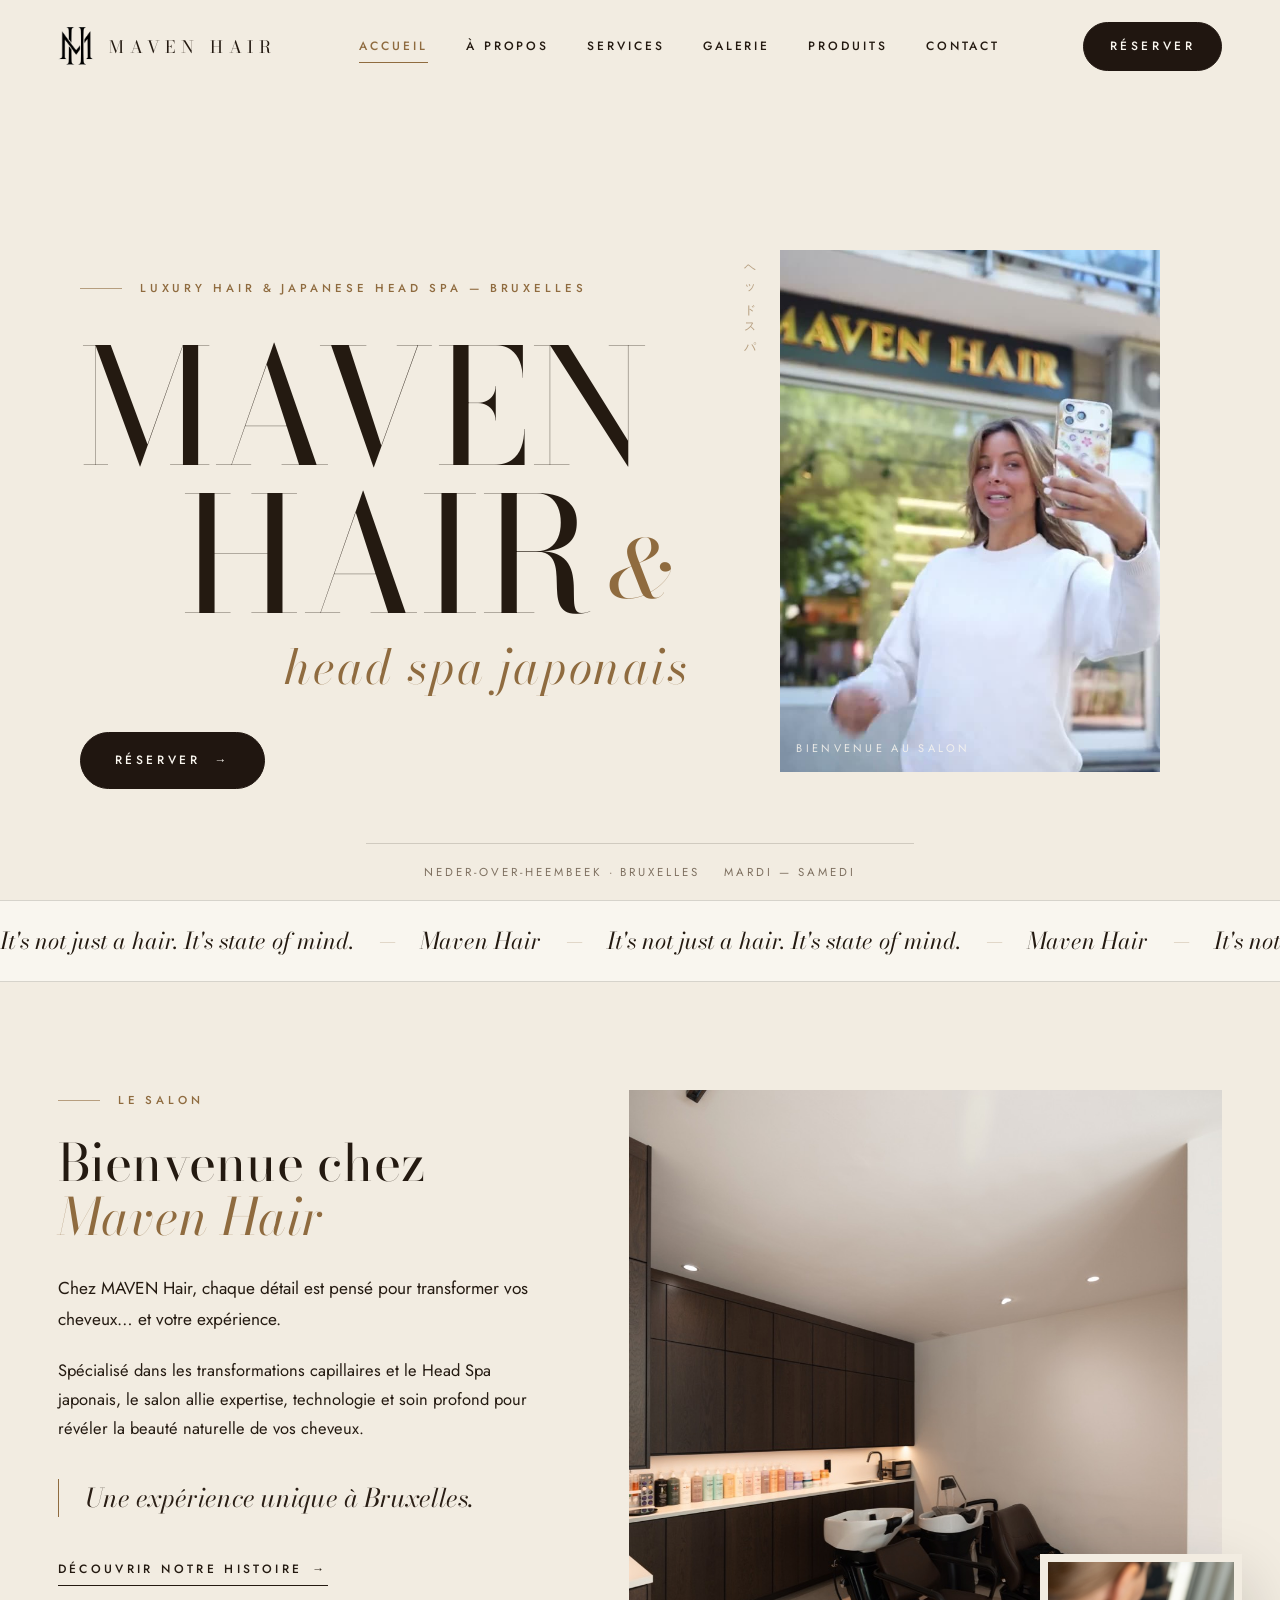
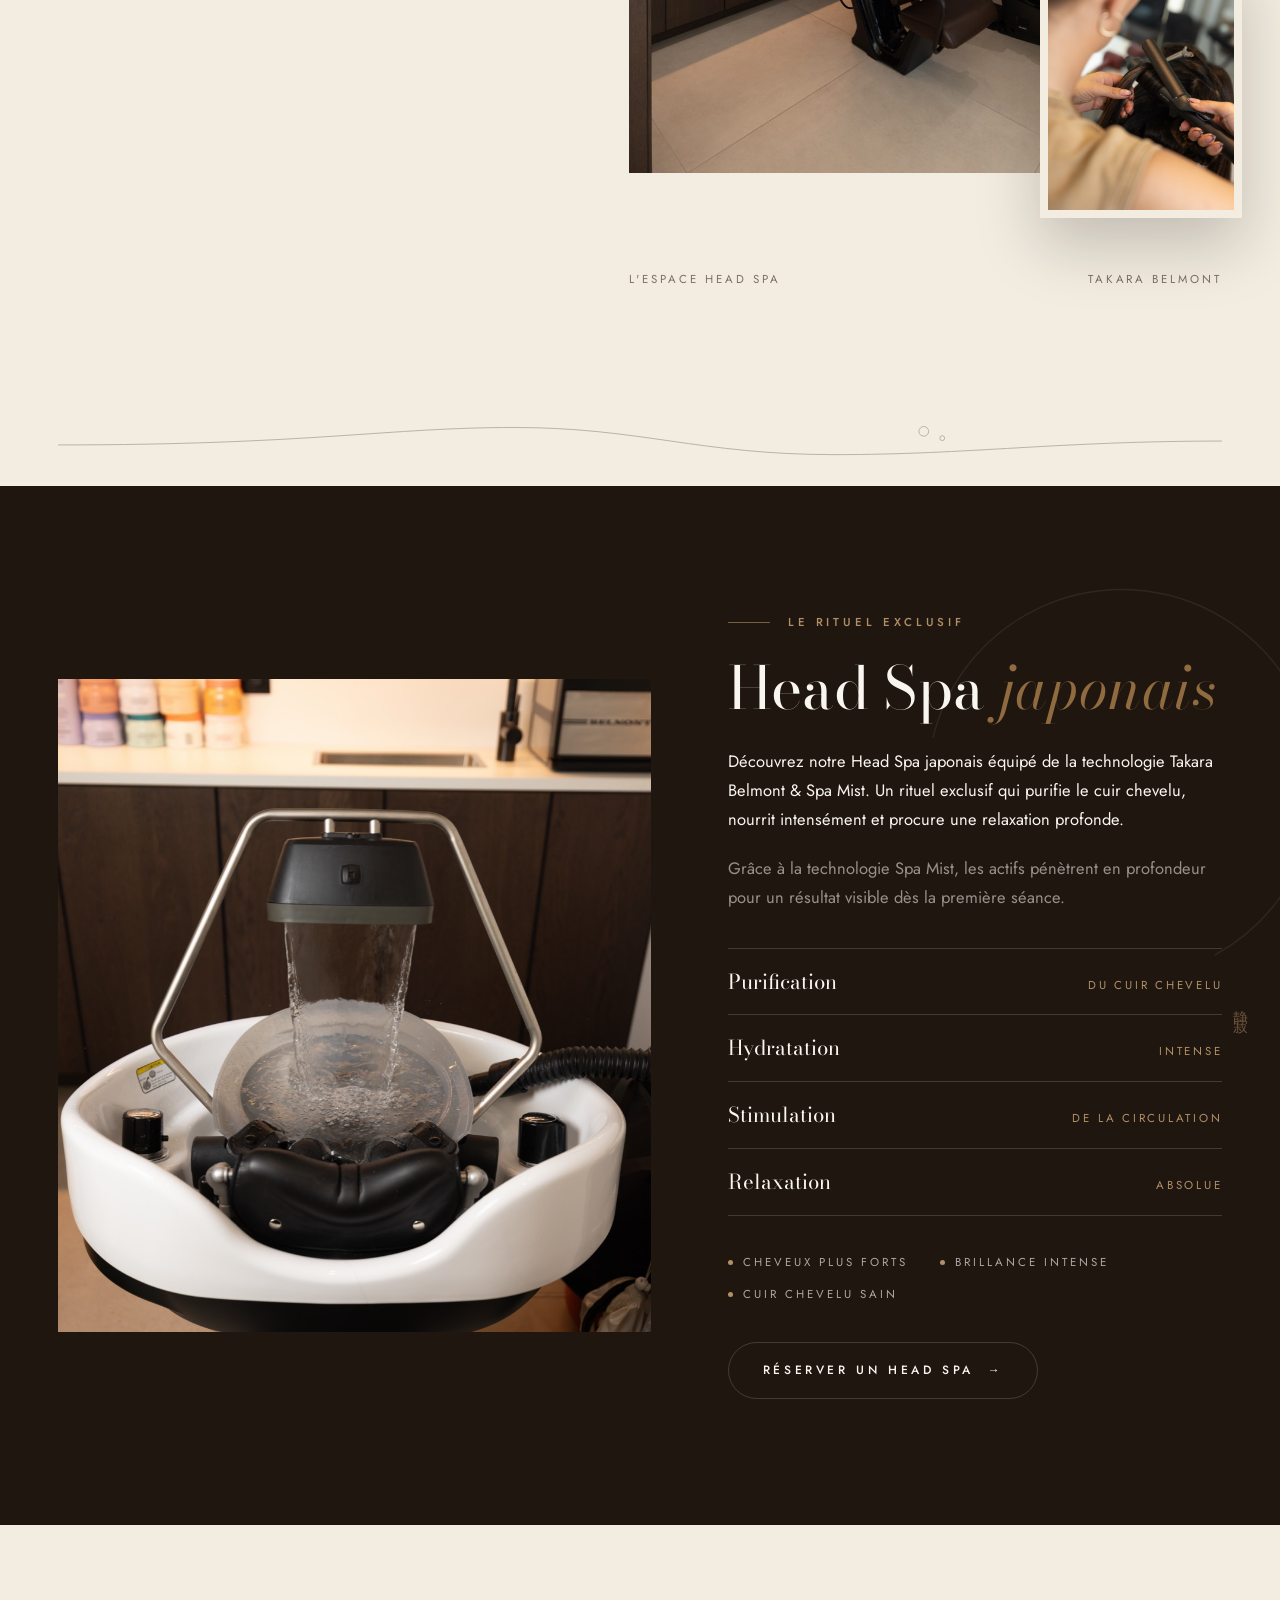
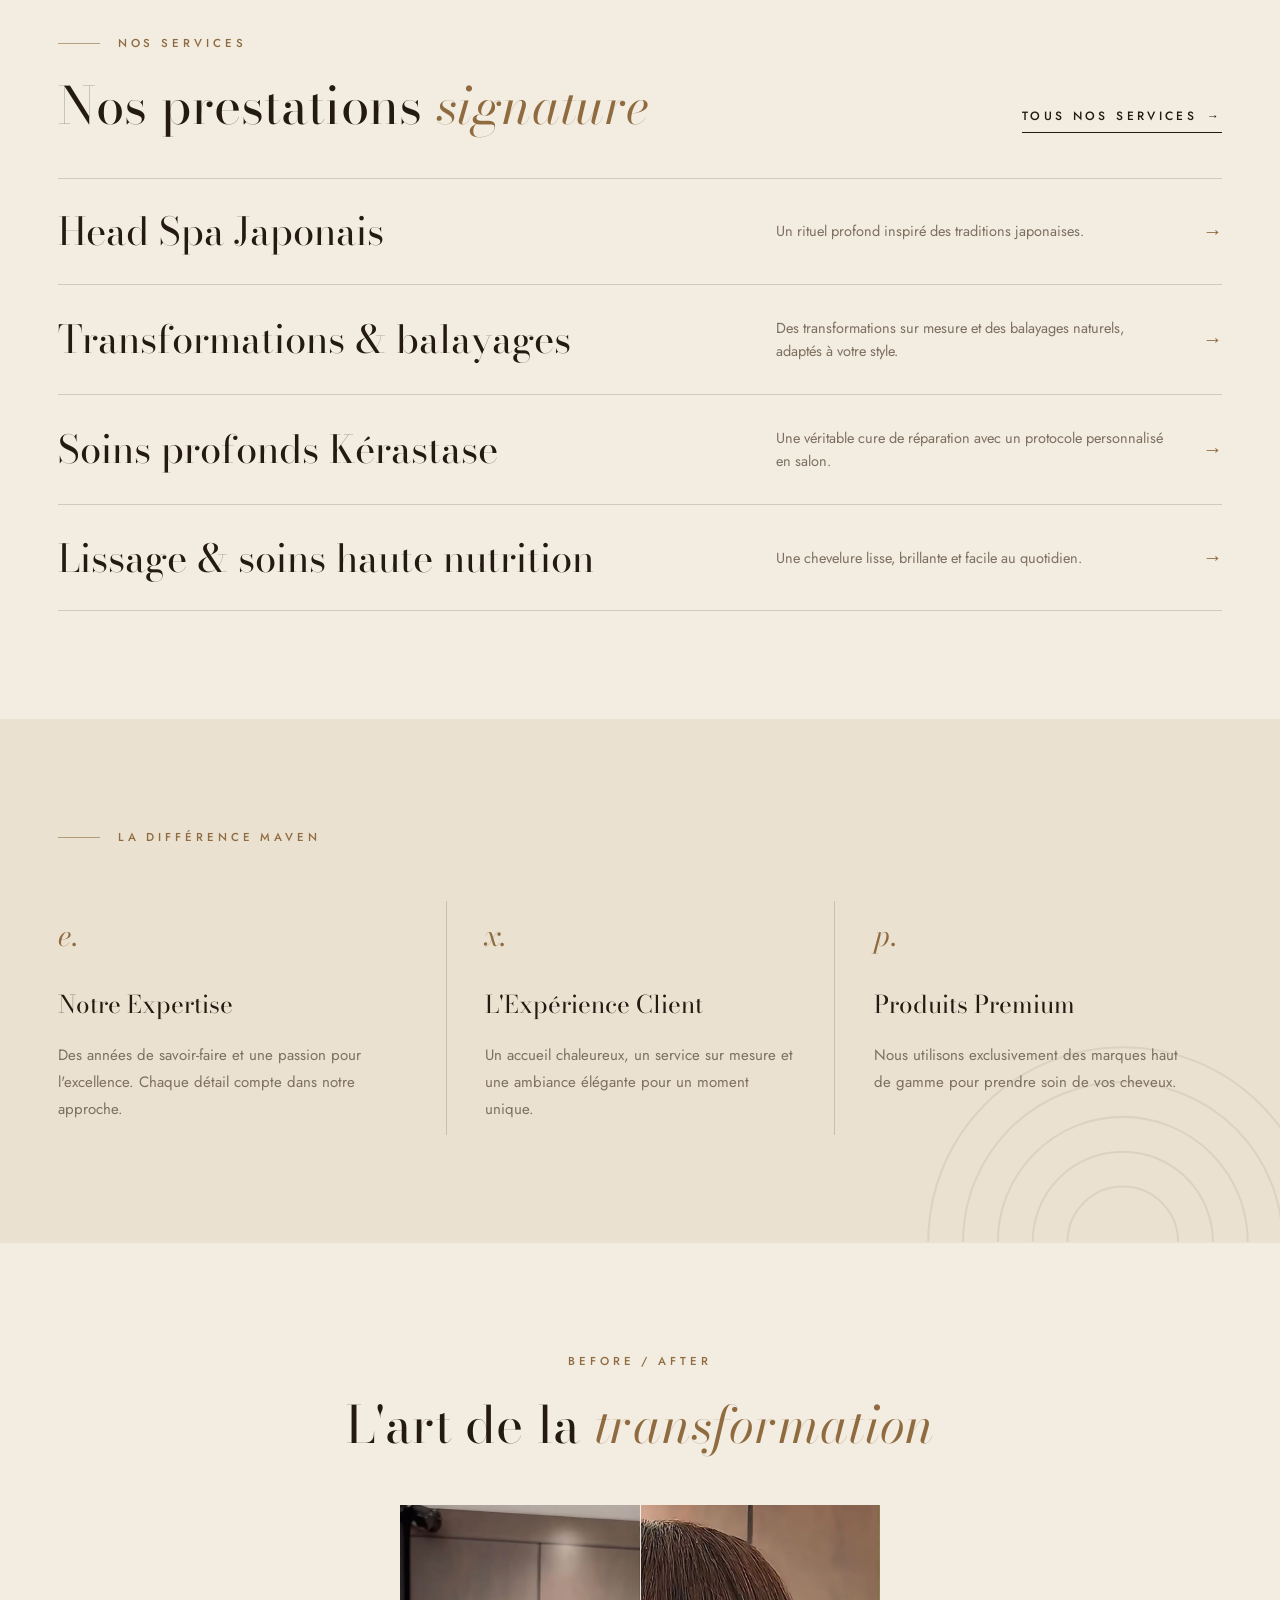
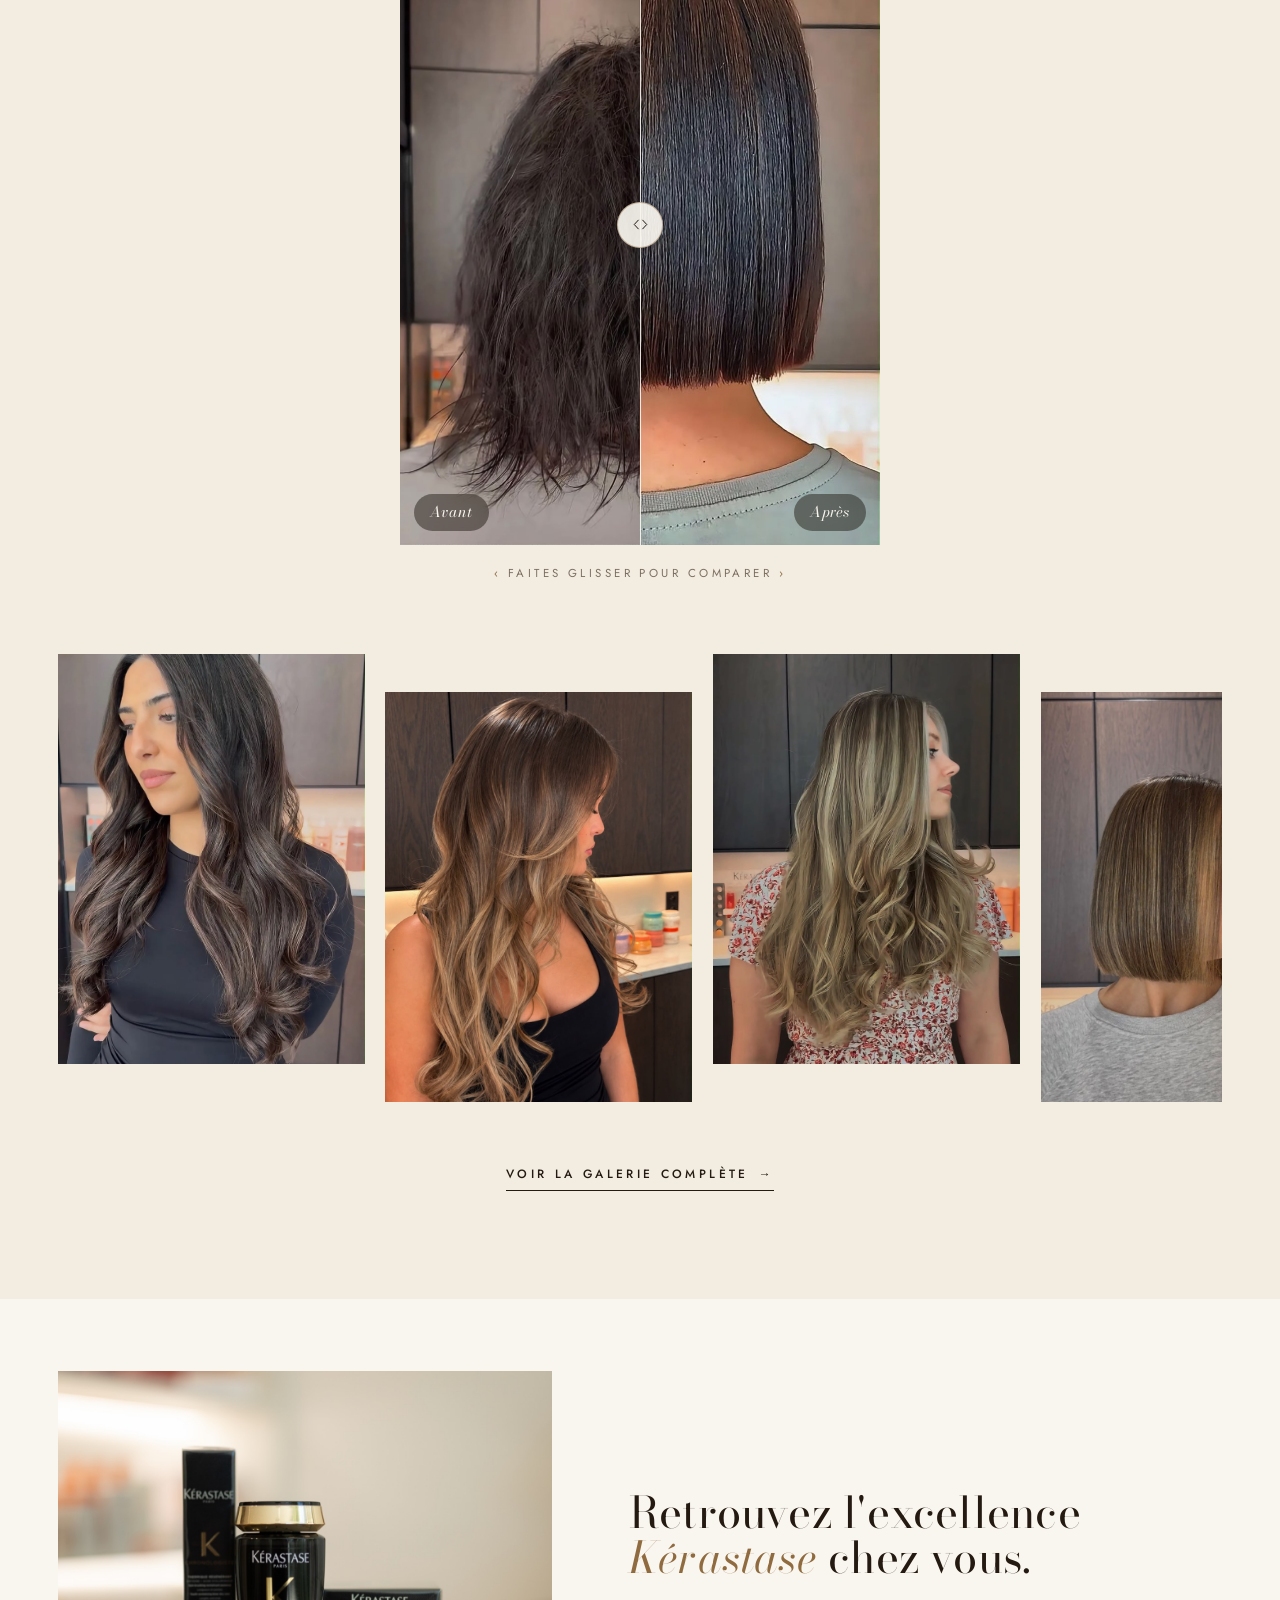
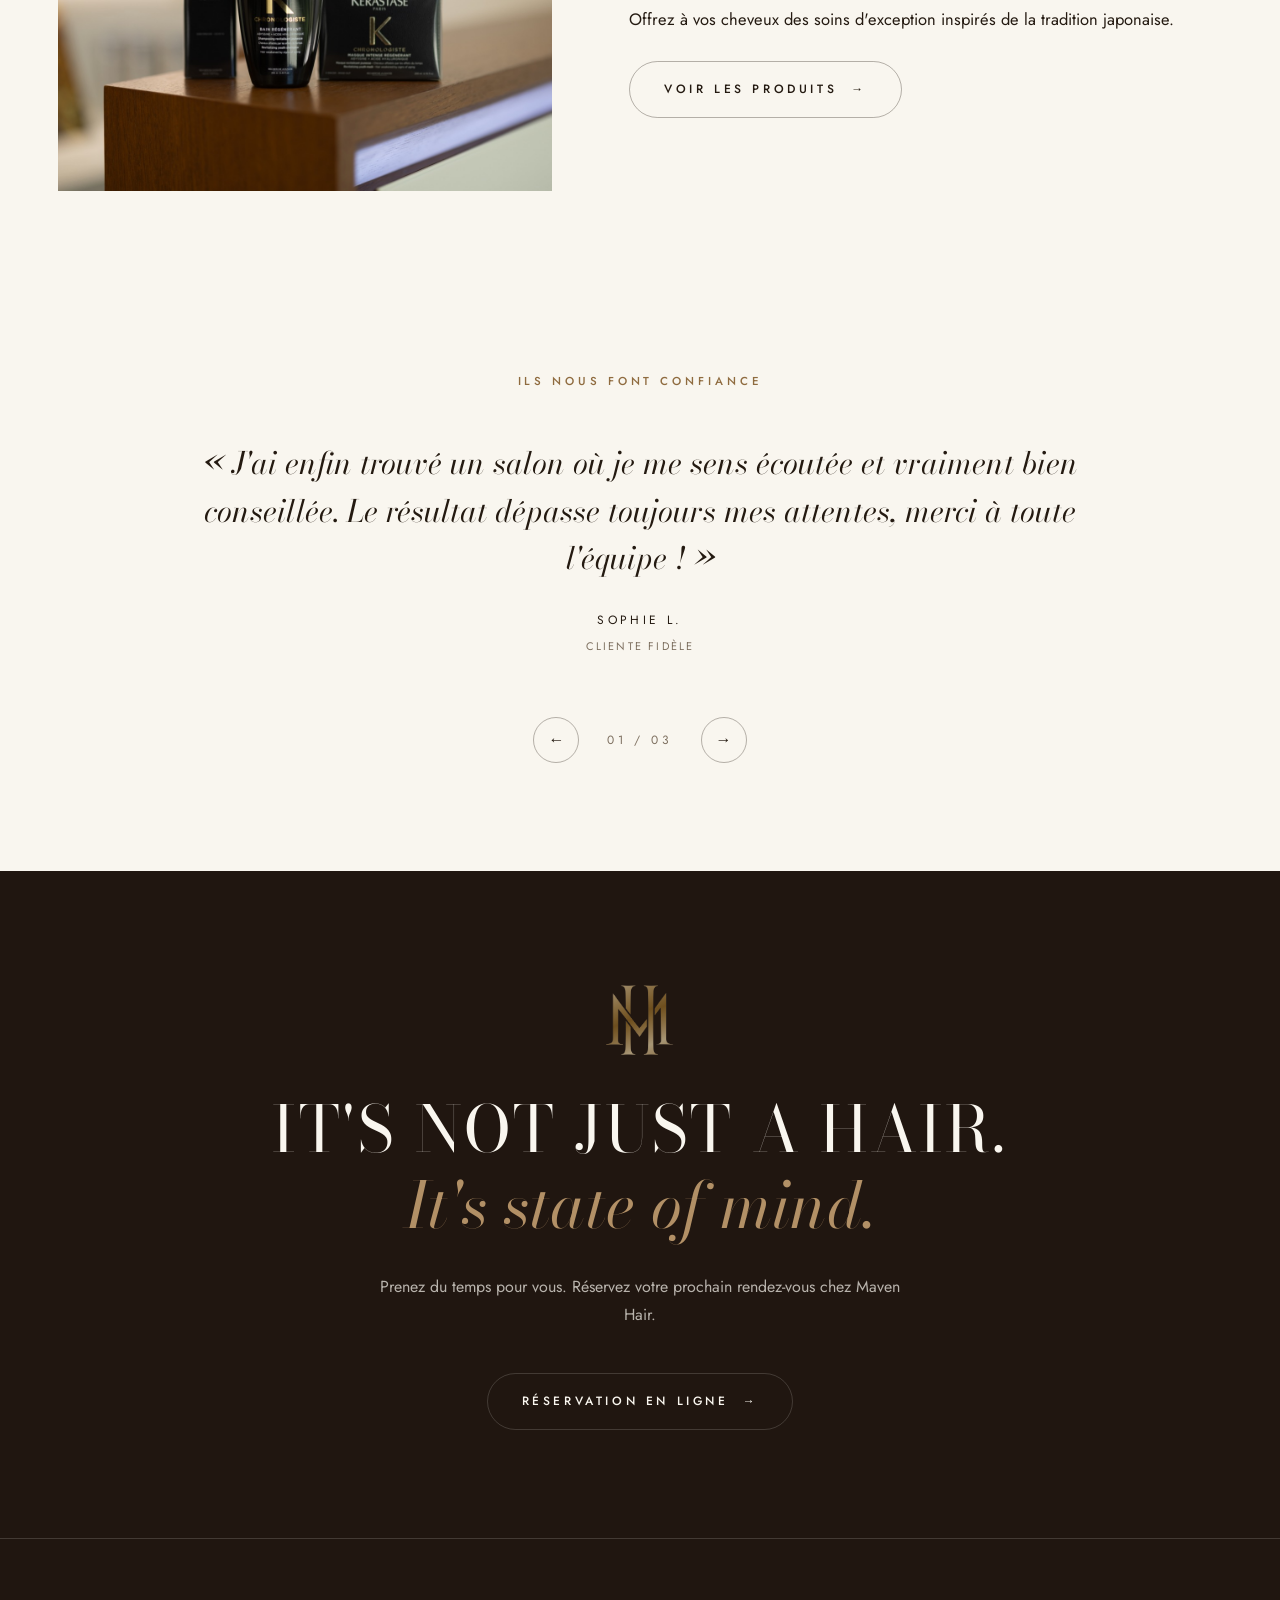
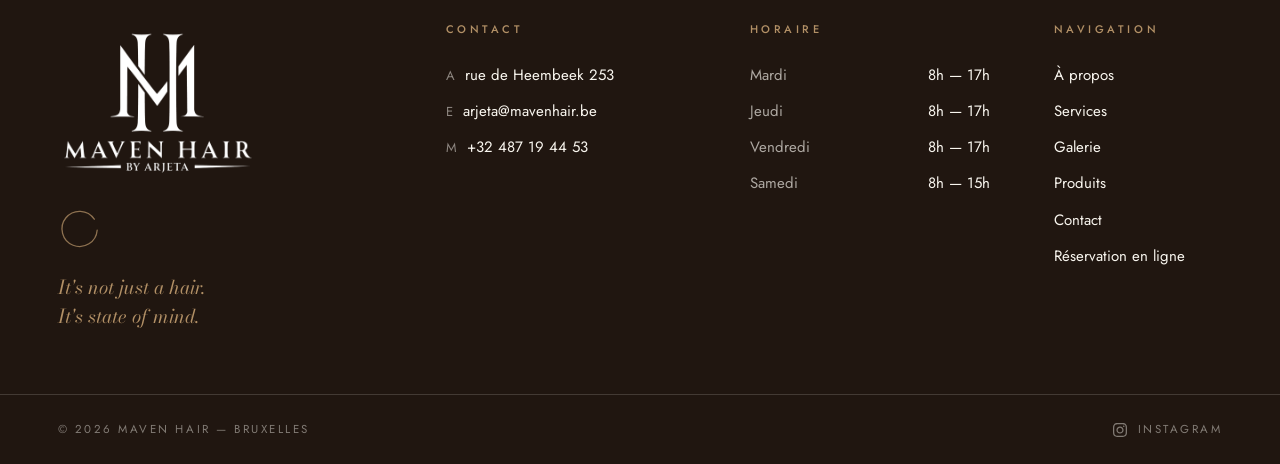
<file: index.html>
<!DOCTYPE html>
<html lang="fr">
<head>
  <meta charset="UTF-8">
  <meta name="viewport" content="width=device-width, initial-scale=1.0">
  <title>Maven Hair — Luxury Hair &amp; Japanese Head Spa à Bruxelles</title>
  <meta name="description" content="Maven Hair, salon de coiffure premium à Bruxelles. Transformations capillaires, Head Spa japonais Takara Belmont &amp; Spa Mist, soins Kérastase. Réservez en ligne.">
  <link rel="canonical" href="https://mrvision92.github.io/maven-hair/">
  <meta name="theme-color" content="#F2ECE1">
  <meta property="og:type" content="website">
  <meta property="og:site_name" content="Maven Hair">
  <meta property="og:locale" content="fr_BE">
  <meta property="og:title" content="Maven Hair — Luxury Hair &amp; Japanese Head Spa à Bruxelles">
  <meta property="og:description" content="Maven Hair, salon de coiffure premium à Bruxelles. Transformations capillaires, Head Spa japonais Takara Belmont &amp; Spa Mist, soins Kérastase. Réservez en ligne.">
  <meta property="og:url" content="https://mrvision92.github.io/maven-hair/">
  <meta property="og:image" content="https://mrvision92.github.io/maven-hair/assets/img/salon-1.jpg">
  <meta name="twitter:card" content="summary_large_image">
  <script type="application/ld+json">
  {
    "@context": "https://schema.org",
    "@type": "HairSalon",
    "name": "Maven Hair",
    "image": "https://mrvision92.github.io/maven-hair/assets/img/salon-1.jpg",
    "url": "https://mrvision92.github.io/maven-hair/",
    "telephone": "+32487194453",
    "email": "arjeta@mavenhair.be",
    "address": {
      "@type": "PostalAddress",
      "streetAddress": "Rue de Heembeek 253",
      "addressLocality": "Bruxelles",
      "postalCode": "1120",
      "addressCountry": "BE"
    },
    "openingHoursSpecification": [
      { "@type": "OpeningHoursSpecification", "dayOfWeek": ["Tuesday", "Thursday", "Friday"], "opens": "08:00", "closes": "17:00" },
      { "@type": "OpeningHoursSpecification", "dayOfWeek": "Saturday", "opens": "08:00", "closes": "15:00" }
    ],
    "sameAs": ["https://www.instagram.com/mavenhair.be/"]
  }
  </script>
  <link rel="icon" type="image/png" href="assets/img/mono-gold.png">
  <link rel="preconnect" href="https://fonts.googleapis.com">
  <link rel="preconnect" href="https://fonts.gstatic.com" crossorigin>
  <link href="https://fonts.googleapis.com/css2?family=Bodoni+Moda:ital,opsz,wght@0,6..96,400;0,6..96,500;1,6..96,400&family=Jost:ital,wght@0,300;0,400;0,500;1,400&display=swap" rel="stylesheet">
  <link rel="stylesheet" href="css/style.css?v=d0bcd6df">
</head>
<body>

  <header class="site-header">
    <div class="wrap">
      <a class="brand" href="index.html" aria-label="Maven Hair — Accueil">
        <img src="assets/img/mono-black.png" alt="Monogramme Maven Hair" width="310" height="330">
        <span class="brand-word">Maven&nbsp;Hair</span>
      </a>
      <nav class="main-nav" aria-label="Navigation principale">
        <a href="index.html" aria-current="page">Accueil</a>
        <a href="about.html">À propos</a>
        <a href="services.html">Services</a>
        <a href="gallery.html">Galerie</a>
        <a href="products.html">Produits</a>
        <a href="contact.html">Contact</a>
      </nav>
      <div class="header-cta">
        <a class="btn btn--solid" href="https://salonkee.be/salon/l-a-coiffure?lang=fr" target="_blank" rel="noopener">Réserver</a>
      </div>
      <button class="burger" aria-label="Ouvrir le menu" aria-expanded="false"><span></span><span></span></button>
    </div>
  </header>

  <div class="mobile-menu">
    <nav aria-label="Navigation mobile">
      <a href="index.html" aria-current="page">Accueil</a>
      <a href="about.html">À propos</a>
      <a href="services.html">Services</a>
      <a href="gallery.html">Galerie</a>
      <a href="products.html">Produits</a>
      <a href="contact.html">Contact</a>
    </nav>
    <div class="menu-foot">
      <a class="btn btn--solid" href="https://salonkee.be/salon/l-a-coiffure?lang=fr" target="_blank" rel="noopener">Réservation en ligne</a>
      <span class="muted">rue de Heembeek 253 · +32 487 19 44 53</span>
    </div>
  </div>

  <main>

    <!-- ============ HERO ============ -->
    <section class="hero">
      <div class="wrap hero-grid">
        <div>
          <p class="eyebrow hero-eyebrow">Luxury Hair &amp; Japanese Head Spa — Bruxelles</p>
          <h1 class="display hero-title">
            <span class="row"><span>Maven</span></span>
            <span class="row"><span class="indent">Hair<span class="amp">&amp;</span></span></span>
            <span class="row row--sub"><span class="sub">head spa japonais</span></span>
          </h1>
          <div class="hero-sub">
            <a class="btn btn--solid" href="https://salonkee.be/salon/l-a-coiffure?lang=fr" target="_blank" rel="noopener">Réserver <span class="arrow">→</span></a>
          </div>
        </div>
        <figure class="hero-media">
          <span class="jp-vertical hero-jp" aria-hidden="true" title="Head Spa">ヘッドスパ</span>
          <div class="mask-img">
            <video src="assets/video/hero.mp4" poster="assets/img/hero-poster.jpg" autoplay muted loop playsinline aria-label="Le salon Maven Hair et l'accueil des clientes"></video>
          </div>
          <figcaption>Bienvenue au salon</figcaption>
        </figure>
      </div>
      <div class="wrap hero-foot">
        <span>Neder-Over-Heembeek · Bruxelles</span>
        <span>Mardi — Samedi</span>
      </div>
    </section>

    <!-- ============ BANDEAU ============ -->
    <div class="marquee" aria-hidden="true">
      <div class="marquee-track">
        <span>It's not just a hair. It's state of mind.</span><span class="sep">—</span>
        <span>Maven Hair</span><span class="sep">—</span>
        <span>It's not just a hair. It's state of mind.</span><span class="sep">—</span>
        <span>Maven Hair</span><span class="sep">—</span>
        <span>It's not just a hair. It's state of mind.</span><span class="sep">—</span>
        <span>Maven Hair</span><span class="sep">—</span>
        <span>It's not just a hair. It's state of mind.</span><span class="sep">—</span>
        <span>Maven Hair</span><span class="sep">—</span>
      </div>
    </div>

    <!-- ============ BIENVENUE ============ -->
    <section class="section">
      <div class="wrap welcome-grid">
        <div class="welcome-copy">
          <p class="eyebrow reveal">Le salon</p>
          <h2 class="display welcome-title reveal">Bienvenue chez <em>Maven Hair</em></h2>
          <div class="reveal" data-delay="1">
            <p class="lead">Chez MAVEN Hair, chaque détail est pensé pour transformer vos cheveux… et votre expérience.</p>
            <p>Spécialisé dans les transformations capillaires et le Head Spa japonais, le salon allie expertise, technologie et soin profond pour révéler la beauté naturelle de vos cheveux.</p>
            <p class="pull-quote">Une expérience unique à Bruxelles.</p>
            <a class="line-link" href="about.html">Découvrir notre histoire <span aria-hidden="true">→</span></a>
          </div>
        </div>
        <div class="welcome-media">
          <div class="welcome-stack">
            <div class="mask-img primary">
              <img src="assets/img/salon-1.jpg" alt="L'espace Head Spa du salon Maven Hair, équipé Takara Belmont" loading="lazy">
            </div>
            <figure class="welcome-inset reveal" data-delay="2">
              <img src="assets/img/salon-detail.jpg" alt="Coiffage au fer à boucler chez Maven Hair" loading="lazy">
            </figure>
          </div>
          <div class="caption-row reveal">
            <span>L'espace head spa</span>
            <span>Takara Belmont</span>
          </div>
        </div>
      </div>
    </section>

    <div class="zen-divider" aria-hidden="true">
      <svg class="draw-svg" viewBox="0 0 1200 64" fill="none">
        <path d="M0 36 C260 36 340 18 470 18 C600 18 660 46 800 46 C940 46 1030 32 1200 32" stroke="currentColor" stroke-width="1" data-dur="3.4"/>
        <circle cx="892" cy="22" r="5" stroke="currentColor" stroke-width="1" data-dur="1.1" data-delay="2.1"/>
        <circle cx="911" cy="29" r="2.5" stroke="currentColor" stroke-width="1" data-dur=".8" data-delay="2.5"/>
      </svg>
    </div>

    <!-- ============ HEAD SPA ============ -->
    <section class="section dark ritual">
      <svg class="enso-bg draw-svg" viewBox="0 0 200 200" aria-hidden="true"><path d="M165 60 A80 80 0 1 0 178 110" fill="none" stroke="currentColor" stroke-width="1.4" stroke-linecap="round" vector-effect="non-scaling-stroke" data-dur="3.6"/></svg>
      <span class="jp-vertical ritual-jp" aria-hidden="true" title="Seijaku — la quiétude">静寂</span>
      <div class="wrap ritual-grid">
        <div class="ritual-media mask-img mask-img--dark shoji">
          <img src="assets/img/headspa-fontaine.jpg" alt="Le bac Head Spa Takara Belmont et sa fontaine d'eau, au salon Maven Hair" loading="lazy">
        </div>
        <div>
          <p class="eyebrow reveal">Le rituel exclusif</p>
          <h2 class="display ritual-title reveal">Head Spa <em>japonais</em></h2>
          <div class="reveal" data-delay="1">
            <p>Découvrez notre Head Spa japonais équipé de la technologie Takara Belmont &amp; Spa Mist. Un rituel exclusif qui purifie le cuir chevelu, nourrit intensément et procure une relaxation profonde.</p>
            <p class="muted">Grâce à la technologie Spa Mist, les actifs pénètrent en profondeur pour un résultat visible dès la première séance.</p>
          </div>
          <ul class="ritual-list reveal" data-delay="2">
            <li><span class="term">Purification</span><span class="note">du cuir chevelu</span></li>
            <li><span class="term">Hydratation</span><span class="note">intense</span></li>
            <li><span class="term">Stimulation</span><span class="note">de la circulation</span></li>
            <li><span class="term">Relaxation</span><span class="note">absolue</span></li>
          </ul>
          <div class="ritual-results reveal" data-delay="2">
            <span>Cheveux plus forts</span>
            <span>Brillance intense</span>
            <span>Cuir chevelu sain</span>
          </div>
          <a class="btn btn--light reveal" data-delay="3" href="https://salonkee.be/salon/l-a-coiffure?lang=fr" target="_blank" rel="noopener">Réserver un head spa <span class="arrow">→</span></a>
        </div>
      </div>
    </section>

    <!-- ============ SERVICES ============ -->
    <section class="section">
      <div class="wrap">
        <div class="services-head">
          <div>
            <p class="eyebrow reveal">Nos services</p>
            <h2 class="display reveal">Nos prestations <em>signature</em></h2>
          </div>
          <a class="line-link reveal" href="services.html">Tous nos services <span aria-hidden="true">→</span></a>
        </div>
        <div class="service-list reveal">
          <a class="service-row" href="services.html#head-spa" data-img="0">
            <span class="name">Head Spa Japonais</span>
            <span class="desc">Un rituel profond inspiré des traditions japonaises.</span>
            <span class="go" aria-hidden="true">→</span>
          </a>
          <a class="service-row" href="services.html#transformations" data-img="1">
            <span class="name">Transformations &amp; balayages</span>
            <span class="desc">Des transformations sur mesure et des balayages naturels, adaptés à votre style.</span>
            <span class="go" aria-hidden="true">→</span>
          </a>
          <a class="service-row" href="services.html#kerastase" data-img="2">
            <span class="name">Soins profonds Kérastase</span>
            <span class="desc">Une véritable cure de réparation avec un protocole personnalisé en salon.</span>
            <span class="go" aria-hidden="true">→</span>
          </a>
          <a class="service-row" href="services.html#lissage" data-img="3">
            <span class="name">Lissage &amp; soins haute nutrition</span>
            <span class="desc">Une chevelure lisse, brillante et facile au quotidien.</span>
            <span class="go" aria-hidden="true">→</span>
          </a>
        </div>
      </div>
      <div class="service-float" aria-hidden="true">
        <img src="assets/img/salon-interieur.jpg" alt="">
        <img src="assets/img/ba1-apres.jpg" alt="">
        <img src="assets/img/k-chronologiste.jpg" alt="">
        <img src="assets/img/stock-lisse.jpg" alt="">
      </div>
    </section>

    <!-- ============ EXPERTISE ============ -->
    <section class="section expertise">
      <svg class="seigaiha draw-svg" viewBox="0 0 200 104" fill="none" aria-hidden="true">
        <path d="M5 100 A95 95 0 0 1 195 100" stroke="currentColor" stroke-width="1" data-dur="2.4"/>
        <path d="M22 100 A78 78 0 0 1 178 100" stroke="currentColor" stroke-width="1" data-dur="2.2" data-delay=".15"/>
        <path d="M39 100 A61 61 0 0 1 161 100" stroke="currentColor" stroke-width="1" data-dur="2" data-delay=".3"/>
        <path d="M56 100 A44 44 0 0 1 144 100" stroke="currentColor" stroke-width="1" data-dur="1.8" data-delay=".45"/>
        <path d="M73 100 A27 27 0 0 1 127 100" stroke="currentColor" stroke-width="1" data-dur="1.6" data-delay=".6"/>
      </svg>
      <div class="wrap">
        <p class="eyebrow reveal">La différence Maven</p>
        <div class="expertise-grid">
          <div class="expertise-col reveal">
            <span class="glyph" aria-hidden="true">e.</span>
            <h3>Notre Expertise</h3>
            <p>Des années de savoir-faire et une passion pour l'excellence. Chaque détail compte dans notre approche.</p>
          </div>
          <div class="expertise-col reveal" data-delay="1">
            <span class="glyph" aria-hidden="true">x.</span>
            <h3>L'Expérience Client</h3>
            <p>Un accueil chaleureux, un service sur mesure et une ambiance élégante pour un moment unique.</p>
          </div>
          <div class="expertise-col reveal" data-delay="2">
            <span class="glyph" aria-hidden="true">p.</span>
            <h3>Produits Premium</h3>
            <p>Nous utilisons exclusivement des marques haut de gamme pour prendre soin de vos cheveux.</p>
          </div>
        </div>
      </div>
    </section>

    <!-- ============ TRANSFORMATIONS ============ -->
    <section class="section">
      <div class="wrap">
        <div class="transfo-head">
          <p class="eyebrow eyebrow--center reveal">Before / After</p>
          <h2 class="display reveal">L'art de la <em>transformation</em></h2>
        </div>
        <div class="ba-lead reveal">
          <figure class="ba-compare ba-compare--lead">
            <div class="frame" role="slider" tabindex="0" aria-label="Comparateur avant / après — faites glisser" aria-valuemin="0" aria-valuemax="100" aria-valuenow="50">
              <img class="after" src="assets/img/ba4-apres.jpg" alt="Carré lisse et glossy après transformation — Maven Hair" loading="lazy">
              <div class="before-wrap" aria-hidden="true"><img src="assets/img/ba4-avant.jpg" alt="Cheveux frisottés et ternes avant transformation" loading="lazy"></div>
              <div class="divider" aria-hidden="true">
                <span class="knob"><svg viewBox="0 0 24 24" width="15" height="15" aria-hidden="true"><path d="M8.5 5 2 12l6.5 7M15.5 5 22 12l-6.5 7" fill="none" stroke="currentColor" stroke-width="1.6" stroke-linecap="round" stroke-linejoin="round"/></svg></span>
              </div>
              <span class="tag tag--avant" aria-hidden="true">Avant</span>
              <span class="tag tag--apres" aria-hidden="true">Après</span>
            </div>
          </figure>
          <p class="ba-hint muted"><span aria-hidden="true">‹</span> Faites glisser pour comparer <span aria-hidden="true">›</span></p>
        </div>
        <div class="gallery-strip">
          <div class="cell"><div class="mask-img"><img src="assets/img/ba2-apres.jpg" alt="Chevelure lissée, souple et brillante — Maven Hair" loading="lazy"></div></div>
          <div class="cell"><div class="mask-img"><img src="assets/img/ba1-apres.jpg" alt="Balayage caramel ondulé — Maven Hair" loading="lazy"></div></div>
          <div class="cell"><div class="mask-img"><img src="assets/img/ba5-apres.jpg" alt="Blond cendré ondulé et soyeux — Maven Hair" loading="lazy"></div></div>
          <div class="cell"><div class="mask-img"><img src="assets/img/ba6-apres.jpg" alt="Lob lisse et structuré — Maven Hair" loading="lazy"></div></div>
          <div class="cell"><div class="mask-img"><img src="assets/img/ba3-apres.jpg" alt="Carré court net et brillant — Maven Hair" loading="lazy"></div></div>
        </div>
        <p style="text-align:center; margin-top: 48px;">
          <a class="line-link reveal" href="gallery.html">Voir la galerie complète <span aria-hidden="true">→</span></a>
        </p>
      </div>
    </section>

    <!-- ============ PRODUITS ============ -->
    <section class="section section--tight" style="background: var(--ivory);">
      <div class="wrap product-teaser-grid">
        <div class="media mask-img">
          <img src="assets/img/kerastase-salon.jpg" alt="Produits Kérastase Chronologiste au salon Maven Hair" loading="lazy">
        </div>
        <div>
          <p class="eyebrow reveal">L'excellence à la maison</p>
          <h2 class="display reveal">Retrouvez l'excellence <em>Kérastase</em> chez vous.</h2>
          <p class="reveal" data-delay="1">Offrez à vos cheveux des soins d'exception inspirés de la tradition japonaise.</p>
          <p class="reveal" data-delay="2" style="margin-top: 28px;">
            <a class="btn" href="products.html">Voir les produits <span class="arrow">→</span></a>
          </p>
        </div>
      </div>
    </section>

    <!-- ============ TÉMOIGNAGES ============ -->
    <section class="section quotes">
      <div class="wrap">
        <p class="eyebrow eyebrow--center reveal">Ils nous font confiance</p>
        <div class="quotes-viewport">
          <div class="quote-slide">
            <blockquote>« J'ai enfin trouvé un salon où je me sens écoutée et vraiment bien conseillée. Le résultat dépasse toujours mes attentes, merci à toute l'équipe ! »</blockquote>
            <p class="who">Sophie L. <em>Cliente fidèle</em></p>
          </div>
          <div class="quote-slide">
            <blockquote>« Une expérience incroyable du début à la fin. Accueil chaleureux, ambiance élégante et surtout, une coiffure parfaite à chaque visite. Je recommande les yeux fermés ! »</blockquote>
            <p class="who">Camille R. <em>Cliente</em></p>
          </div>
          <div class="quote-slide">
            <blockquote>« Service impeccable, produits de qualité et surtout une vraie expertise. On sent qu'ils aiment leur métier, ça fait toute la différence. Un grand bravo ! »</blockquote>
            <p class="who">Nicolas D. <em>Client régulier</em></p>
          </div>
        </div>
        <div class="quotes-nav">
          <button class="prev" aria-label="Témoignage précédent">←</button>
          <span class="quotes-count"><span class="cur">01</span> / 03</span>
          <button class="next" aria-label="Témoignage suivant">→</button>
        </div>
      </div>
    </section>

    <!-- ============ CTA FINAL ============ -->
    <section class="section dark final-cta">
      <div class="wrap">
        <img class="mono reveal" src="assets/img/mono-gold.png" alt="" aria-hidden="true">
        <h2 class="display reveal">It's not just a hair.<br><em>It's state of mind.</em></h2>
        <p class="invite reveal" data-delay="1">Prenez du temps pour vous. Réservez votre prochain rendez-vous chez Maven Hair.</p>
        <a class="btn btn--light reveal" data-delay="2" href="https://salonkee.be/salon/l-a-coiffure?lang=fr" target="_blank" rel="noopener">Réservation en ligne <span class="arrow">→</span></a>
      </div>
    </section>

  </main>

  <!-- ============ FOOTER ============ -->
  <footer class="site-footer">
    <div class="wrap footer-grid">
      <div class="footer-brand">
        <img src="assets/img/logo-white.png" alt="Maven Hair by Arjeta" loading="lazy">
        <svg class="footer-enso draw-svg" viewBox="0 0 200 200" aria-hidden="true"><path d="M165 60 A80 80 0 1 0 178 110" fill="none" stroke="currentColor" stroke-width="1.3" stroke-linecap="round" vector-effect="non-scaling-stroke" data-dur="2.6"/></svg>
        <p class="state-of-mind">It's not just a hair.<br>It's state of mind.</p>
      </div>
      <div>
        <h3 class="footer-h">Contact</h3>
        <ul class="footer-list">
          <li><span class="k">A</span>rue de Heembeek 253</li>
          <li><span class="k">E</span><a href="mailto:arjeta@mavenhair.be">arjeta@mavenhair.be</a></li>
          <li><span class="k">M</span><a href="tel:+32487194453">+32 487 19 44 53</a></li>
        </ul>
      </div>
      <div>
        <h3 class="footer-h">Horaire</h3>
        <ul class="footer-list hours-list">
          <li><span class="d">Mardi</span><span>8h — 17h</span></li>
          <li><span class="d">Jeudi</span><span>8h — 17h</span></li>
          <li><span class="d">Vendredi</span><span>8h — 17h</span></li>
          <li><span class="d">Samedi</span><span>8h — 15h</span></li>
        </ul>
      </div>
      <div>
        <h3 class="footer-h">Navigation</h3>
        <ul class="footer-list">
          <li><a href="about.html">À propos</a></li>
          <li><a href="services.html">Services</a></li>
          <li><a href="gallery.html">Galerie</a></li>
          <li><a href="products.html">Produits</a></li>
          <li><a href="contact.html">Contact</a></li>
          <li><a href="https://salonkee.be/salon/l-a-coiffure?lang=fr" target="_blank" rel="noopener">Réservation en ligne</a></li>
        </ul>
      </div>
    </div>
    <div class="wrap footer-bottom">
      <span>© 2026 Maven Hair — Bruxelles</span>
      <a class="insta-link" href="https://www.instagram.com/mavenhair.be/" target="_blank" rel="noopener" aria-label="Instagram Maven Hair">
        <svg viewBox="0 0 448 512" aria-hidden="true"><path d="M224.1 141c-63.6 0-114.9 51.3-114.9 114.9s51.3 114.9 114.9 114.9S339 319.5 339 255.9 287.7 141 224.1 141zm0 189.6c-41.1 0-74.7-33.5-74.7-74.7s33.5-74.7 74.7-74.7 74.7 33.5 74.7 74.7-33.6 74.7-74.7 74.7zm146.4-194.3c0 14.9-12 26.8-26.8 26.8-14.9 0-26.8-12-26.8-26.8s12-26.8 26.8-26.8 26.8 12 26.8 26.8zm76.1 27.2c-1.7-35.9-9.9-67.7-36.2-93.9-26.2-26.2-58-34.4-93.9-36.2-37-2.1-147.9-2.1-184.9 0-35.8 1.7-67.6 9.9-93.9 36.1s-34.4 58-36.2 93.9c-2.1 37-2.1 147.9 0 184.9 1.7 35.9 9.9 67.7 36.2 93.9s58 34.4 93.9 36.2c37 2.1 147.9 2.1 184.9 0 35.9-1.7 67.7-9.9 93.9-36.2 26.2-26.2 34.4-58 36.2-93.9 2.1-37 2.1-147.8 0-184.8zM398.8 388c-7.8 19.6-22.9 34.7-42.6 42.6-29.5 11.7-99.5 9-132.1 9s-102.7 2.6-132.1-9c-19.6-7.8-34.7-22.9-42.6-42.6-11.7-29.5-9-99.5-9-132.1s-2.6-102.7 9-132.1c7.8-19.6 22.9-34.7 42.6-42.6 29.5-11.7 99.5-9 132.1-9s102.7-2.6 132.1 9c19.6 7.8 34.7 22.9 42.6 42.6 11.7 29.5 9 99.5 9 132.1s2.7 102.7-9 132.1z"/></svg>
        Instagram
      </a>
    </div>
  </footer>

  <script src="js/main.js?v=d0bcd6df" defer></script>
</body>
</html>
</file>
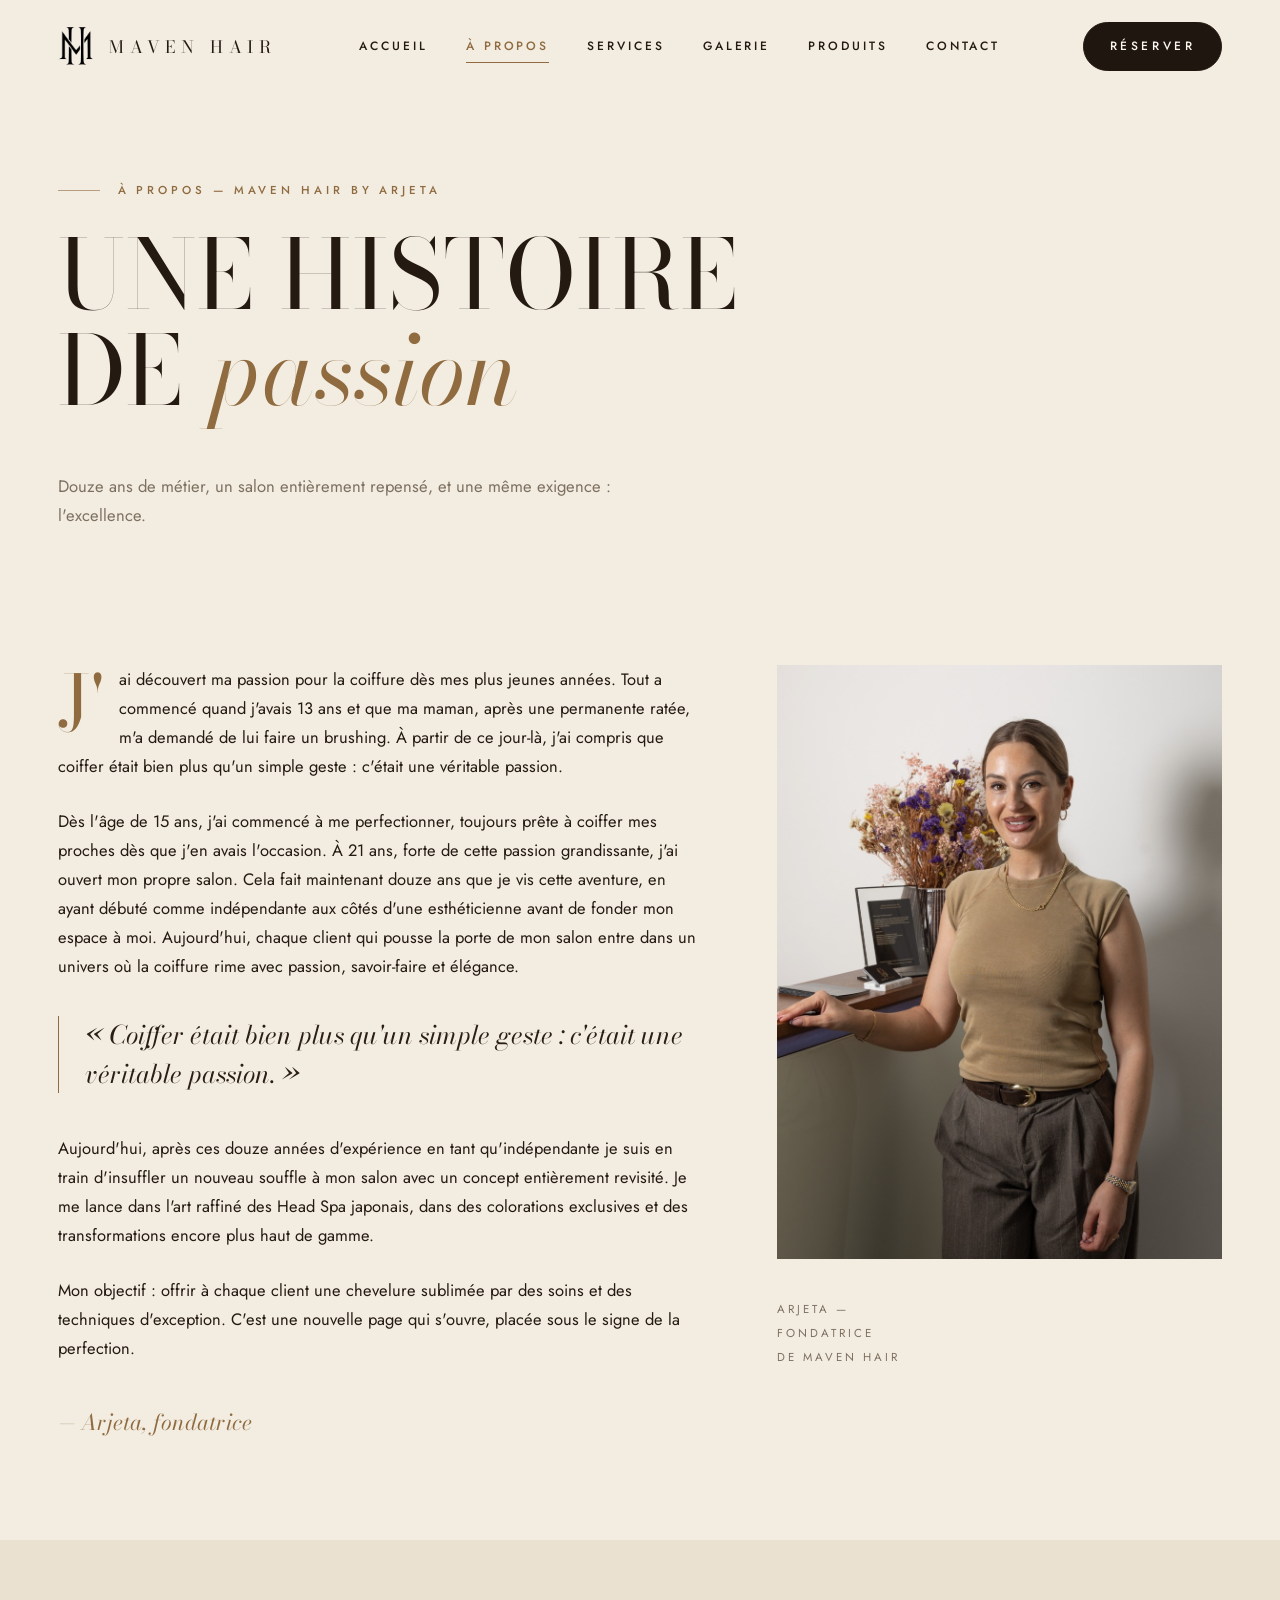
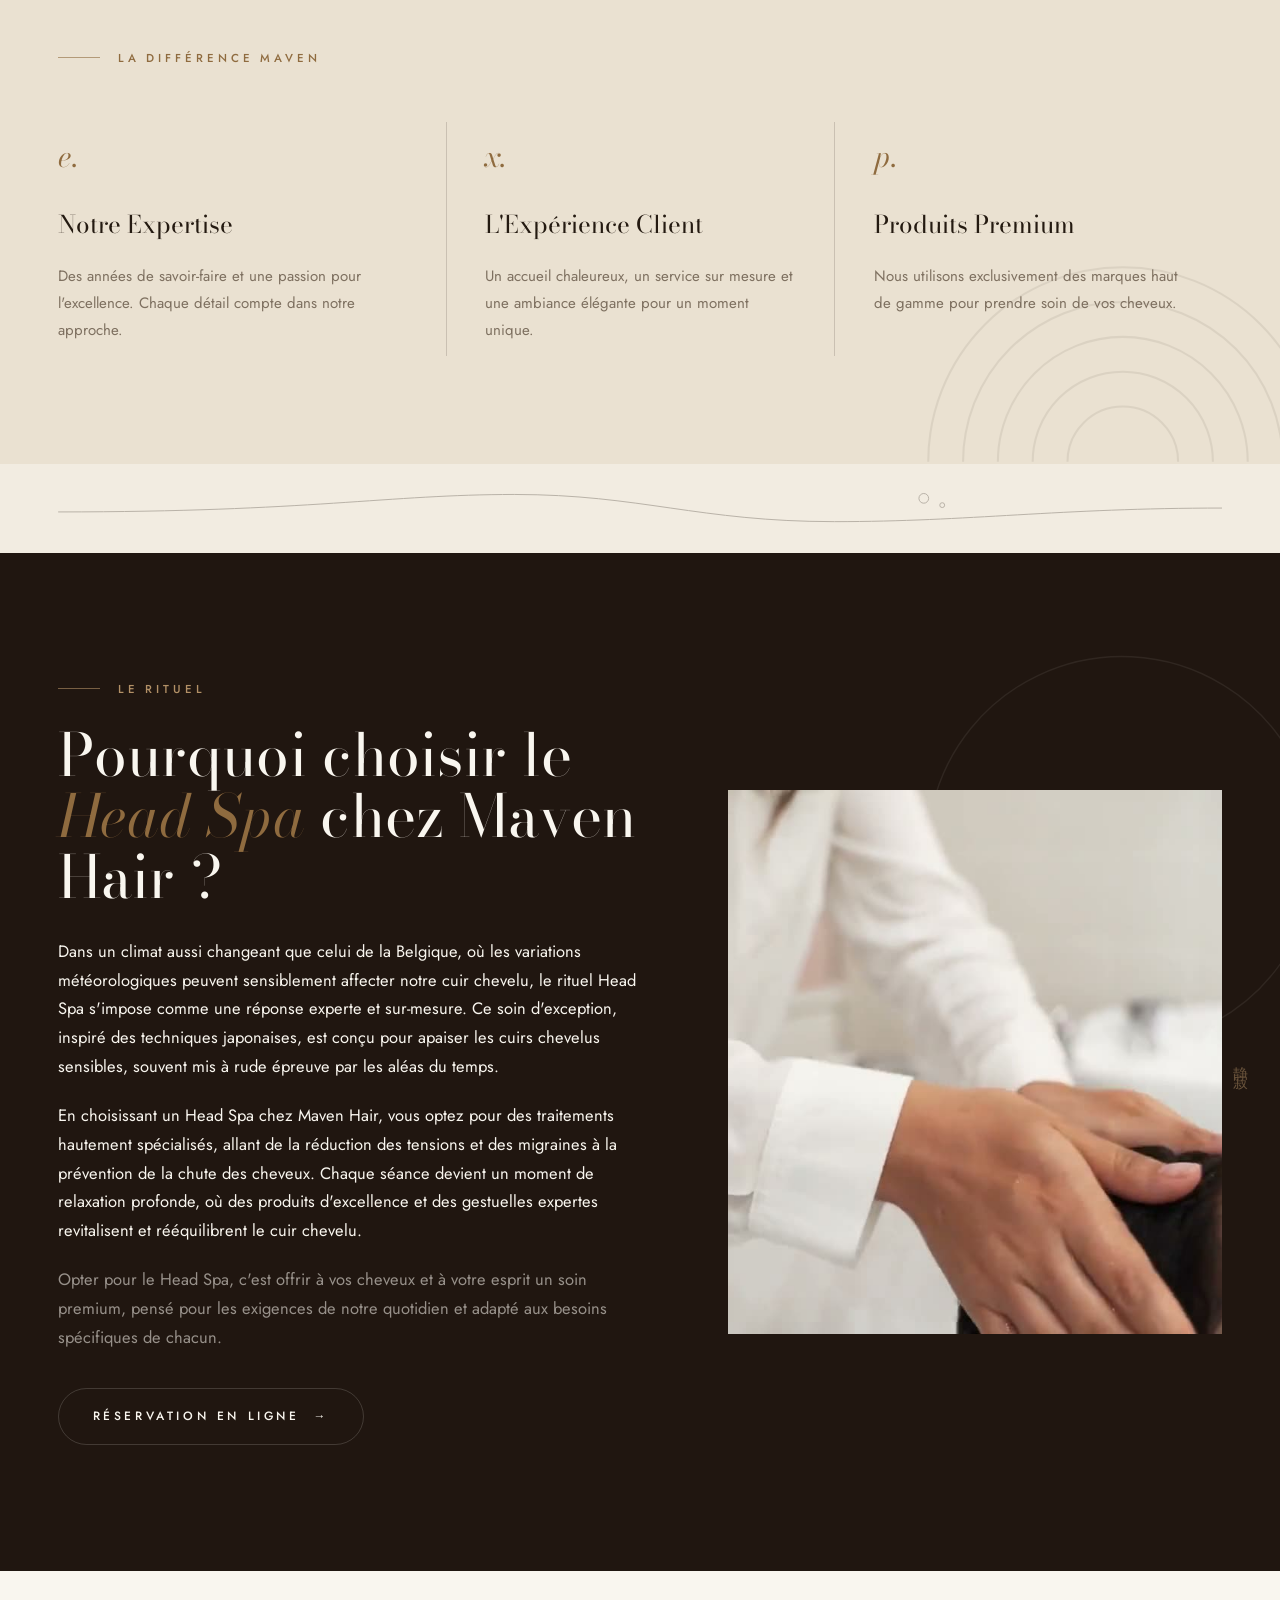
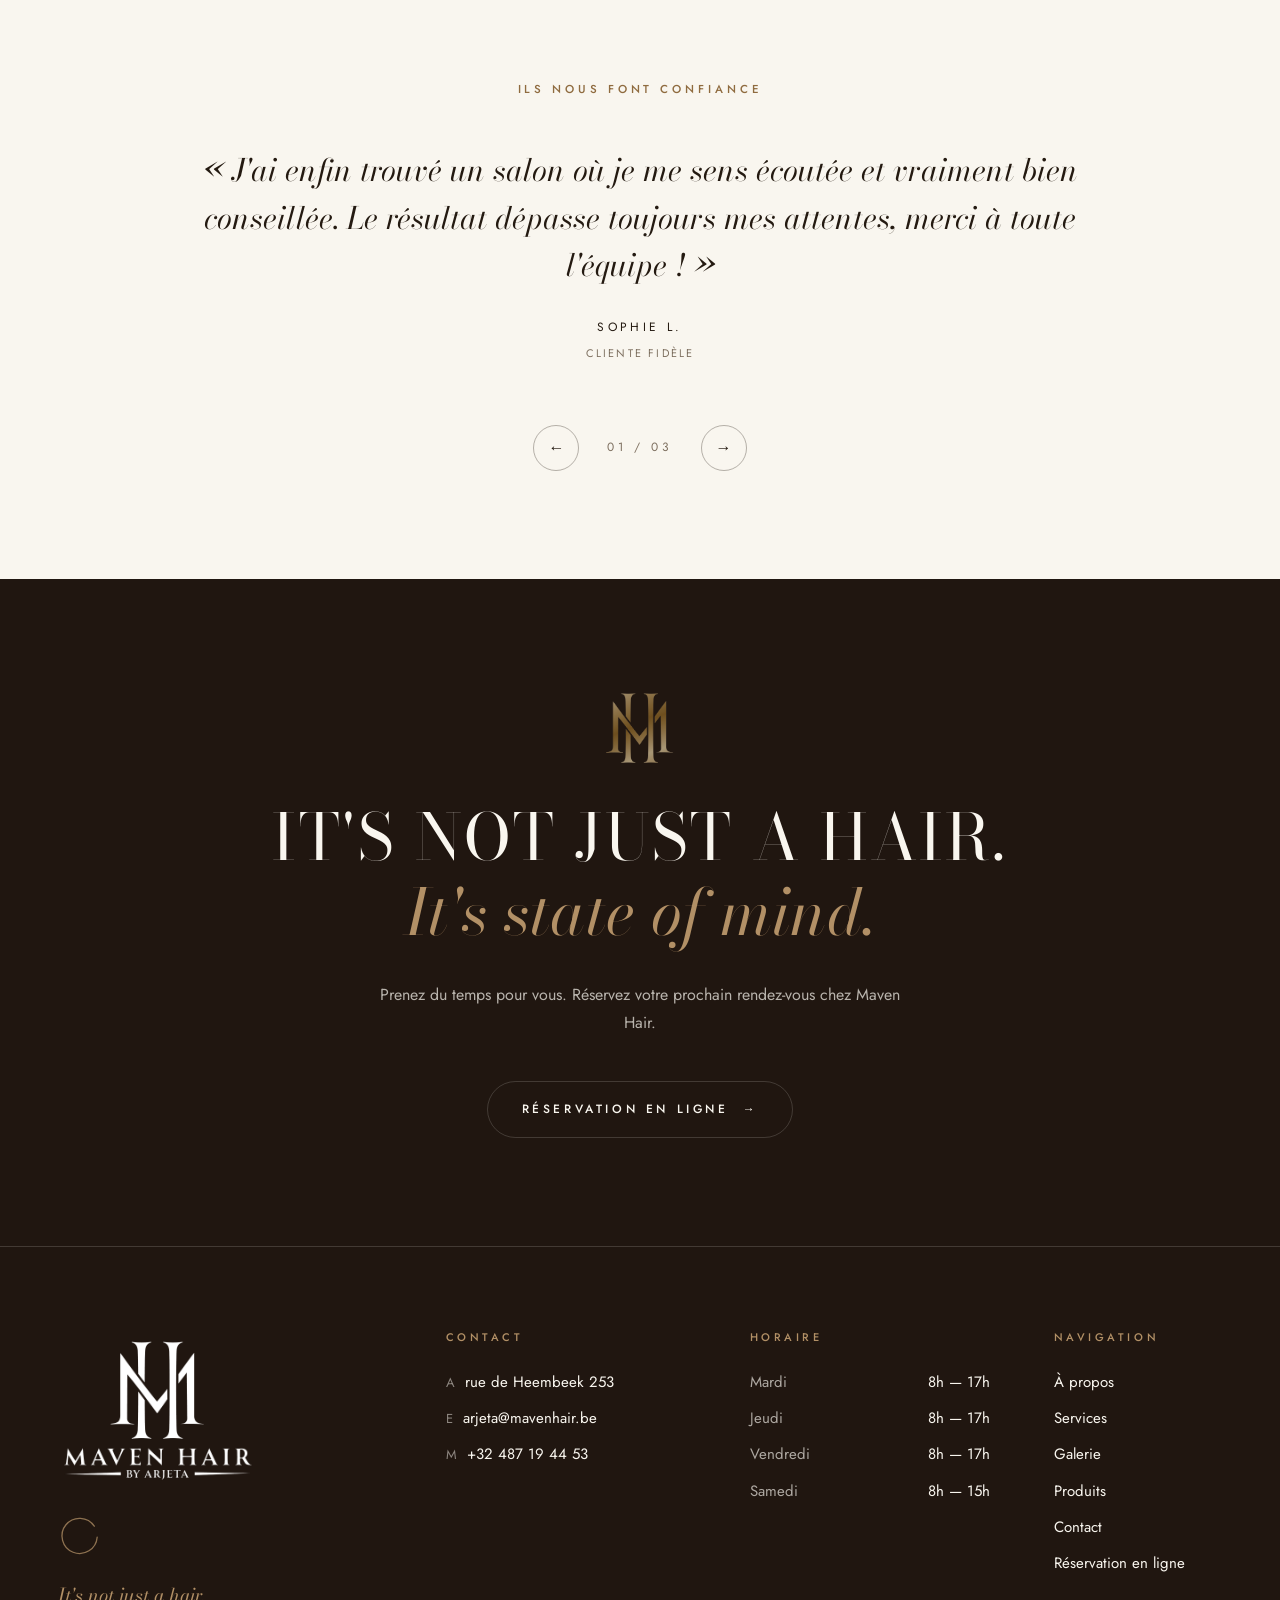
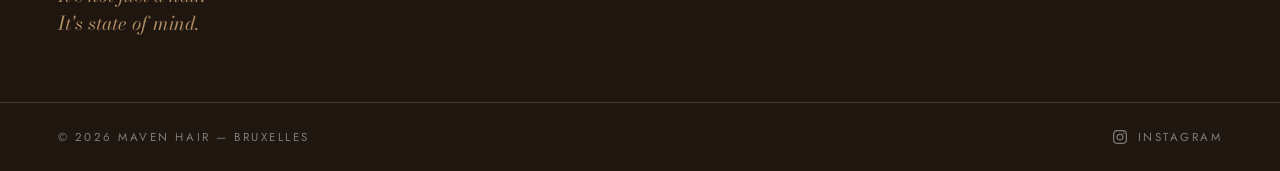
<file: about.html>
<!DOCTYPE html>
<html lang="fr">
<head>
  <meta charset="UTF-8">
  <meta name="viewport" content="width=device-width, initial-scale=1.0">
  <title>À propos — Maven Hair by Arjeta</title>
  <meta name="description" content="Découvrez l'histoire de Maven Hair : douze ans de passion pour la coiffure, un concept revisité autour du Head Spa japonais et des transformations haut de gamme à Bruxelles.">
  <link rel="canonical" href="https://mrvision92.github.io/maven-hair/about.html">
  <meta name="theme-color" content="#F2ECE1">
  <meta property="og:type" content="website">
  <meta property="og:site_name" content="Maven Hair">
  <meta property="og:locale" content="fr_BE">
  <meta property="og:title" content="À propos — Maven Hair by Arjeta">
  <meta property="og:description" content="Découvrez l'histoire de Maven Hair : douze ans de passion pour la coiffure, un concept revisité autour du Head Spa japonais et des transformations haut de gamme à Bruxelles.">
  <meta property="og:url" content="https://mrvision92.github.io/maven-hair/about.html">
  <meta property="og:image" content="https://mrvision92.github.io/maven-hair/assets/img/salon-1.jpg">
  <meta name="twitter:card" content="summary_large_image">
  <link rel="icon" type="image/png" href="assets/img/mono-gold.png">
  <link rel="preconnect" href="https://fonts.googleapis.com">
  <link rel="preconnect" href="https://fonts.gstatic.com" crossorigin>
  <link href="https://fonts.googleapis.com/css2?family=Bodoni+Moda:ital,opsz,wght@0,6..96,400;0,6..96,500;1,6..96,400&family=Jost:ital,wght@0,300;0,400;0,500;1,400&display=swap" rel="stylesheet">
  <link rel="stylesheet" href="css/style.css?v=d0bcd6df">
</head>
<body>

  <header class="site-header">
    <div class="wrap">
      <a class="brand" href="index.html" aria-label="Maven Hair — Accueil">
        <img src="assets/img/mono-black.png" alt="Monogramme Maven Hair" width="310" height="330">
        <span class="brand-word">Maven&nbsp;Hair</span>
      </a>
      <nav class="main-nav" aria-label="Navigation principale">
        <a href="index.html">Accueil</a>
        <a href="about.html" aria-current="page">À propos</a>
        <a href="services.html">Services</a>
        <a href="gallery.html">Galerie</a>
        <a href="products.html">Produits</a>
        <a href="contact.html">Contact</a>
      </nav>
      <div class="header-cta">
        <a class="btn btn--solid" href="https://salonkee.be/salon/l-a-coiffure?lang=fr" target="_blank" rel="noopener">Réserver</a>
      </div>
      <button class="burger" aria-label="Ouvrir le menu" aria-expanded="false"><span></span><span></span></button>
    </div>
  </header>

  <div class="mobile-menu">
    <nav aria-label="Navigation mobile">
      <a href="index.html">Accueil</a>
      <a href="about.html" aria-current="page">À propos</a>
      <a href="services.html">Services</a>
      <a href="gallery.html">Galerie</a>
      <a href="products.html">Produits</a>
      <a href="contact.html">Contact</a>
    </nav>
    <div class="menu-foot">
      <a class="btn btn--solid" href="https://salonkee.be/salon/l-a-coiffure?lang=fr" target="_blank" rel="noopener">Réservation en ligne</a>
      <span class="muted">rue de Heembeek 253 · +32 487 19 44 53</span>
    </div>
  </div>

  <main>

    <!-- ============ EN-TÊTE ============ -->
    <section class="page-hero">
      <div class="wrap page-hero-split">
        <div>
          <p class="eyebrow">À propos — Maven Hair by Arjeta</p>
          <h1 class="display">Une histoire<br>de <em>passion</em></h1>
        </div>
        <p class="intro muted">Douze ans de métier, un salon entièrement repensé, et une même exigence : l'excellence.</p>
      </div>
    </section>

    <!-- ============ RÉCIT ============ -->
    <section class="section section--tight">
      <div class="wrap story-grid">
        <div class="story-copy">
          <p class="drop reveal">J'ai découvert ma passion pour la coiffure dès mes plus jeunes années. Tout a commencé quand j'avais 13 ans et que ma maman, après une permanente ratée, m'a demandé de lui faire un brushing. À partir de ce jour-là, j'ai compris que coiffer était bien plus qu'un simple geste : c'était une véritable passion.</p>
          <p class="reveal">Dès l'âge de 15 ans, j'ai commencé à me perfectionner, toujours prête à coiffer mes proches dès que j'en avais l'occasion. À 21 ans, forte de cette passion grandissante, j'ai ouvert mon propre salon. Cela fait maintenant douze ans que je vis cette aventure, en ayant débuté comme indépendante aux côtés d'une esthéticienne avant de fonder mon espace à moi. Aujourd'hui, chaque client qui pousse la porte de mon salon entre dans un univers où la coiffure rime avec passion, savoir-faire et élégance.</p>
          <p class="pull-quote reveal">« Coiffer était bien plus qu'un simple geste : c'était une véritable passion. »</p>
          <p class="reveal">Aujourd'hui, après ces douze années d'expérience en tant qu'indépendante je suis en train d'insuffler un nouveau souffle à mon salon avec un concept entièrement revisité. Je me lance dans l'art raffiné des Head Spa japonais, dans des colorations exclusives et des transformations encore plus haut de gamme.</p>
          <p class="reveal">Mon objectif : offrir à chaque client une chevelure sublimée par des soins et des techniques d'exception. C'est une nouvelle page qui s'ouvre, placée sous le signe de la perfection.</p>
          <p class="reveal" style="margin-top: 40px;">
            <span class="sig" style="font-family: var(--serif); font-style: italic; font-size: 22px; color: var(--bronze);">— Arjeta, fondatrice</span>
          </p>
        </div>
        <aside class="story-side">
          <div class="portrait mask-img">
            <img src="assets/img/arjeta-portrait.jpg" alt="Arjeta, fondatrice de Maven Hair, dans son salon" loading="lazy">
          </div>
          <p class="side-note reveal">Arjeta —<br>fondatrice<br>de Maven Hair</p>
        </aside>
      </div>
    </section>

    <!-- ============ EXPERTISE ============ -->
    <section class="section expertise">
      <svg class="seigaiha draw-svg" viewBox="0 0 200 104" fill="none" aria-hidden="true">
        <path d="M5 100 A95 95 0 0 1 195 100" stroke="currentColor" stroke-width="1" data-dur="2.4"/>
        <path d="M22 100 A78 78 0 0 1 178 100" stroke="currentColor" stroke-width="1" data-dur="2.2" data-delay=".15"/>
        <path d="M39 100 A61 61 0 0 1 161 100" stroke="currentColor" stroke-width="1" data-dur="2" data-delay=".3"/>
        <path d="M56 100 A44 44 0 0 1 144 100" stroke="currentColor" stroke-width="1" data-dur="1.8" data-delay=".45"/>
        <path d="M73 100 A27 27 0 0 1 127 100" stroke="currentColor" stroke-width="1" data-dur="1.6" data-delay=".6"/>
      </svg>
      <div class="wrap">
        <p class="eyebrow reveal">La différence Maven</p>
        <div class="expertise-grid">
          <div class="expertise-col reveal">
            <span class="glyph" aria-hidden="true">e.</span>
            <h3>Notre Expertise</h3>
            <p>Des années de savoir-faire et une passion pour l'excellence. Chaque détail compte dans notre approche.</p>
          </div>
          <div class="expertise-col reveal" data-delay="1">
            <span class="glyph" aria-hidden="true">x.</span>
            <h3>L'Expérience Client</h3>
            <p>Un accueil chaleureux, un service sur mesure et une ambiance élégante pour un moment unique.</p>
          </div>
          <div class="expertise-col reveal" data-delay="2">
            <span class="glyph" aria-hidden="true">p.</span>
            <h3>Produits Premium</h3>
            <p>Nous utilisons exclusivement des marques haut de gamme pour prendre soin de vos cheveux.</p>
          </div>
        </div>
      </div>
    </section>

    <div class="zen-divider" aria-hidden="true">
      <svg class="draw-svg" viewBox="0 0 1200 64" fill="none">
        <path d="M0 36 C260 36 340 18 470 18 C600 18 660 46 800 46 C940 46 1030 32 1200 32" stroke="currentColor" stroke-width="1" data-dur="3.4"/>
        <circle cx="892" cy="22" r="5" stroke="currentColor" stroke-width="1" data-dur="1.1" data-delay="2.1"/>
        <circle cx="911" cy="29" r="2.5" stroke="currentColor" stroke-width="1" data-dur=".8" data-delay="2.5"/>
      </svg>
    </div>

    <!-- ============ HEAD SPA ============ -->
    <section class="section dark ritual">
      <svg class="enso-bg draw-svg" viewBox="0 0 200 200" aria-hidden="true"><path d="M165 60 A80 80 0 1 0 178 110" fill="none" stroke="currentColor" stroke-width="1.4" stroke-linecap="round" vector-effect="non-scaling-stroke" data-dur="3.6"/></svg>
      <span class="jp-vertical ritual-jp" aria-hidden="true" title="Seijaku — la quiétude">静寂</span>
      <div class="wrap ritual-grid">
        <div>
          <p class="eyebrow reveal">Le rituel</p>
          <h2 class="display ritual-title reveal">Pourquoi choisir le <em>Head Spa</em> chez Maven Hair&nbsp;?</h2>
          <div class="reveal" data-delay="1">
            <p>Dans un climat aussi changeant que celui de la Belgique, où les variations météorologiques peuvent sensiblement affecter notre cuir chevelu, le rituel Head Spa s'impose comme une réponse experte et sur-mesure. Ce soin d'exception, inspiré des techniques japonaises, est conçu pour apaiser les cuirs chevelus sensibles, souvent mis à rude épreuve par les aléas du temps.</p>
            <p>En choisissant un Head Spa chez Maven Hair, vous optez pour des traitements hautement spécialisés, allant de la réduction des tensions et des migraines à la prévention de la chute des cheveux. Chaque séance devient un moment de relaxation profonde, où des produits d'excellence et des gestuelles expertes revitalisent et rééquilibrent le cuir chevelu.</p>
            <p class="muted">Opter pour le Head Spa, c'est offrir à vos cheveux et à votre esprit un soin premium, pensé pour les exigences de notre quotidien et adapté aux besoins spécifiques de chacun.</p>
          </div>
          <p class="reveal" data-delay="2" style="margin-top: 36px;">
            <a class="btn btn--light" href="https://salonkee.be/salon/l-a-coiffure?lang=fr" target="_blank" rel="noopener">Réservation en ligne <span class="arrow">→</span></a>
          </p>
        </div>
        <div class="ritual-media mask-img mask-img--dark shoji">
          <video src="assets/video/rituel.mp4" poster="assets/img/rituel-poster.jpg" preload="none" data-lazyplay muted loop playsinline aria-label="Rituel Head Spa japonais chez Maven Hair"></video>
        </div>
      </div>
    </section>

    <!-- ============ TÉMOIGNAGES ============ -->
    <section class="section quotes">
      <div class="wrap">
        <p class="eyebrow eyebrow--center reveal">Ils nous font confiance</p>
        <div class="quotes-viewport">
          <div class="quote-slide">
            <blockquote>« J'ai enfin trouvé un salon où je me sens écoutée et vraiment bien conseillée. Le résultat dépasse toujours mes attentes, merci à toute l'équipe ! »</blockquote>
            <p class="who">Sophie L. <em>Cliente fidèle</em></p>
          </div>
          <div class="quote-slide">
            <blockquote>« Une expérience incroyable du début à la fin. Accueil chaleureux, ambiance élégante et surtout, une coiffure parfaite à chaque visite. Je recommande les yeux fermés ! »</blockquote>
            <p class="who">Camille R. <em>Cliente</em></p>
          </div>
          <div class="quote-slide">
            <blockquote>« Service impeccable, produits de qualité et surtout une vraie expertise. On sent qu'ils aiment leur métier, ça fait toute la différence. Un grand bravo ! »</blockquote>
            <p class="who">Nicolas D. <em>Client régulier</em></p>
          </div>
        </div>
        <div class="quotes-nav">
          <button class="prev" aria-label="Témoignage précédent">←</button>
          <span class="quotes-count"><span class="cur">01</span> / 03</span>
          <button class="next" aria-label="Témoignage suivant">→</button>
        </div>
      </div>
    </section>

    <!-- ============ CTA FINAL ============ -->
    <section class="section dark final-cta">
      <div class="wrap">
        <img class="mono reveal" src="assets/img/mono-gold.png" alt="" aria-hidden="true">
        <h2 class="display reveal">It's not just a hair.<br><em>It's state of mind.</em></h2>
        <p class="invite reveal" data-delay="1">Prenez du temps pour vous. Réservez votre prochain rendez-vous chez Maven Hair.</p>
        <a class="btn btn--light reveal" data-delay="2" href="https://salonkee.be/salon/l-a-coiffure?lang=fr" target="_blank" rel="noopener">Réservation en ligne <span class="arrow">→</span></a>
      </div>
    </section>

  </main>

  <footer class="site-footer">
    <div class="wrap footer-grid">
      <div class="footer-brand">
        <img src="assets/img/logo-white.png" alt="Maven Hair by Arjeta" loading="lazy">
        <svg class="footer-enso draw-svg" viewBox="0 0 200 200" aria-hidden="true"><path d="M165 60 A80 80 0 1 0 178 110" fill="none" stroke="currentColor" stroke-width="1.3" stroke-linecap="round" vector-effect="non-scaling-stroke" data-dur="2.6"/></svg>
        <p class="state-of-mind">It's not just a hair.<br>It's state of mind.</p>
      </div>
      <div>
        <h3 class="footer-h">Contact</h3>
        <ul class="footer-list">
          <li><span class="k">A</span>rue de Heembeek 253</li>
          <li><span class="k">E</span><a href="mailto:arjeta@mavenhair.be">arjeta@mavenhair.be</a></li>
          <li><span class="k">M</span><a href="tel:+32487194453">+32 487 19 44 53</a></li>
        </ul>
      </div>
      <div>
        <h3 class="footer-h">Horaire</h3>
        <ul class="footer-list hours-list">
          <li><span class="d">Mardi</span><span>8h — 17h</span></li>
          <li><span class="d">Jeudi</span><span>8h — 17h</span></li>
          <li><span class="d">Vendredi</span><span>8h — 17h</span></li>
          <li><span class="d">Samedi</span><span>8h — 15h</span></li>
        </ul>
      </div>
      <div>
        <h3 class="footer-h">Navigation</h3>
        <ul class="footer-list">
          <li><a href="about.html">À propos</a></li>
          <li><a href="services.html">Services</a></li>
          <li><a href="gallery.html">Galerie</a></li>
          <li><a href="products.html">Produits</a></li>
          <li><a href="contact.html">Contact</a></li>
          <li><a href="https://salonkee.be/salon/l-a-coiffure?lang=fr" target="_blank" rel="noopener">Réservation en ligne</a></li>
        </ul>
      </div>
    </div>
    <div class="wrap footer-bottom">
      <span>© 2026 Maven Hair — Bruxelles</span>
      <a class="insta-link" href="https://www.instagram.com/mavenhair.be/" target="_blank" rel="noopener" aria-label="Instagram Maven Hair">
        <svg viewBox="0 0 448 512" aria-hidden="true"><path d="M224.1 141c-63.6 0-114.9 51.3-114.9 114.9s51.3 114.9 114.9 114.9S339 319.5 339 255.9 287.7 141 224.1 141zm0 189.6c-41.1 0-74.7-33.5-74.7-74.7s33.5-74.7 74.7-74.7 74.7 33.5 74.7 74.7-33.6 74.7-74.7 74.7zm146.4-194.3c0 14.9-12 26.8-26.8 26.8-14.9 0-26.8-12-26.8-26.8s12-26.8 26.8-26.8 26.8 12 26.8 26.8zm76.1 27.2c-1.7-35.9-9.9-67.7-36.2-93.9-26.2-26.2-58-34.4-93.9-36.2-37-2.1-147.9-2.1-184.9 0-35.8 1.7-67.6 9.9-93.9 36.1s-34.4 58-36.2 93.9c-2.1 37-2.1 147.9 0 184.9 1.7 35.9 9.9 67.7 36.2 93.9s58 34.4 93.9 36.2c37 2.1 147.9 2.1 184.9 0 35.9-1.7 67.7-9.9 93.9-36.2 26.2-26.2 34.4-58 36.2-93.9 2.1-37 2.1-147.8 0-184.8zM398.8 388c-7.8 19.6-22.9 34.7-42.6 42.6-29.5 11.7-99.5 9-132.1 9s-102.7 2.6-132.1-9c-19.6-7.8-34.7-22.9-42.6-42.6-11.7-29.5-9-99.5-9-132.1s-2.6-102.7 9-132.1c7.8-19.6 22.9-34.7 42.6-42.6 29.5-11.7 99.5-9 132.1-9s102.7-2.6 132.1 9c19.6 7.8 34.7 22.9 42.6 42.6 11.7 29.5 9 99.5 9 132.1s2.7 102.7-9 132.1z"/></svg>
        Instagram
      </a>
    </div>
  </footer>

  <script src="js/main.js?v=d0bcd6df" defer></script>
</body>
</html>
</file>
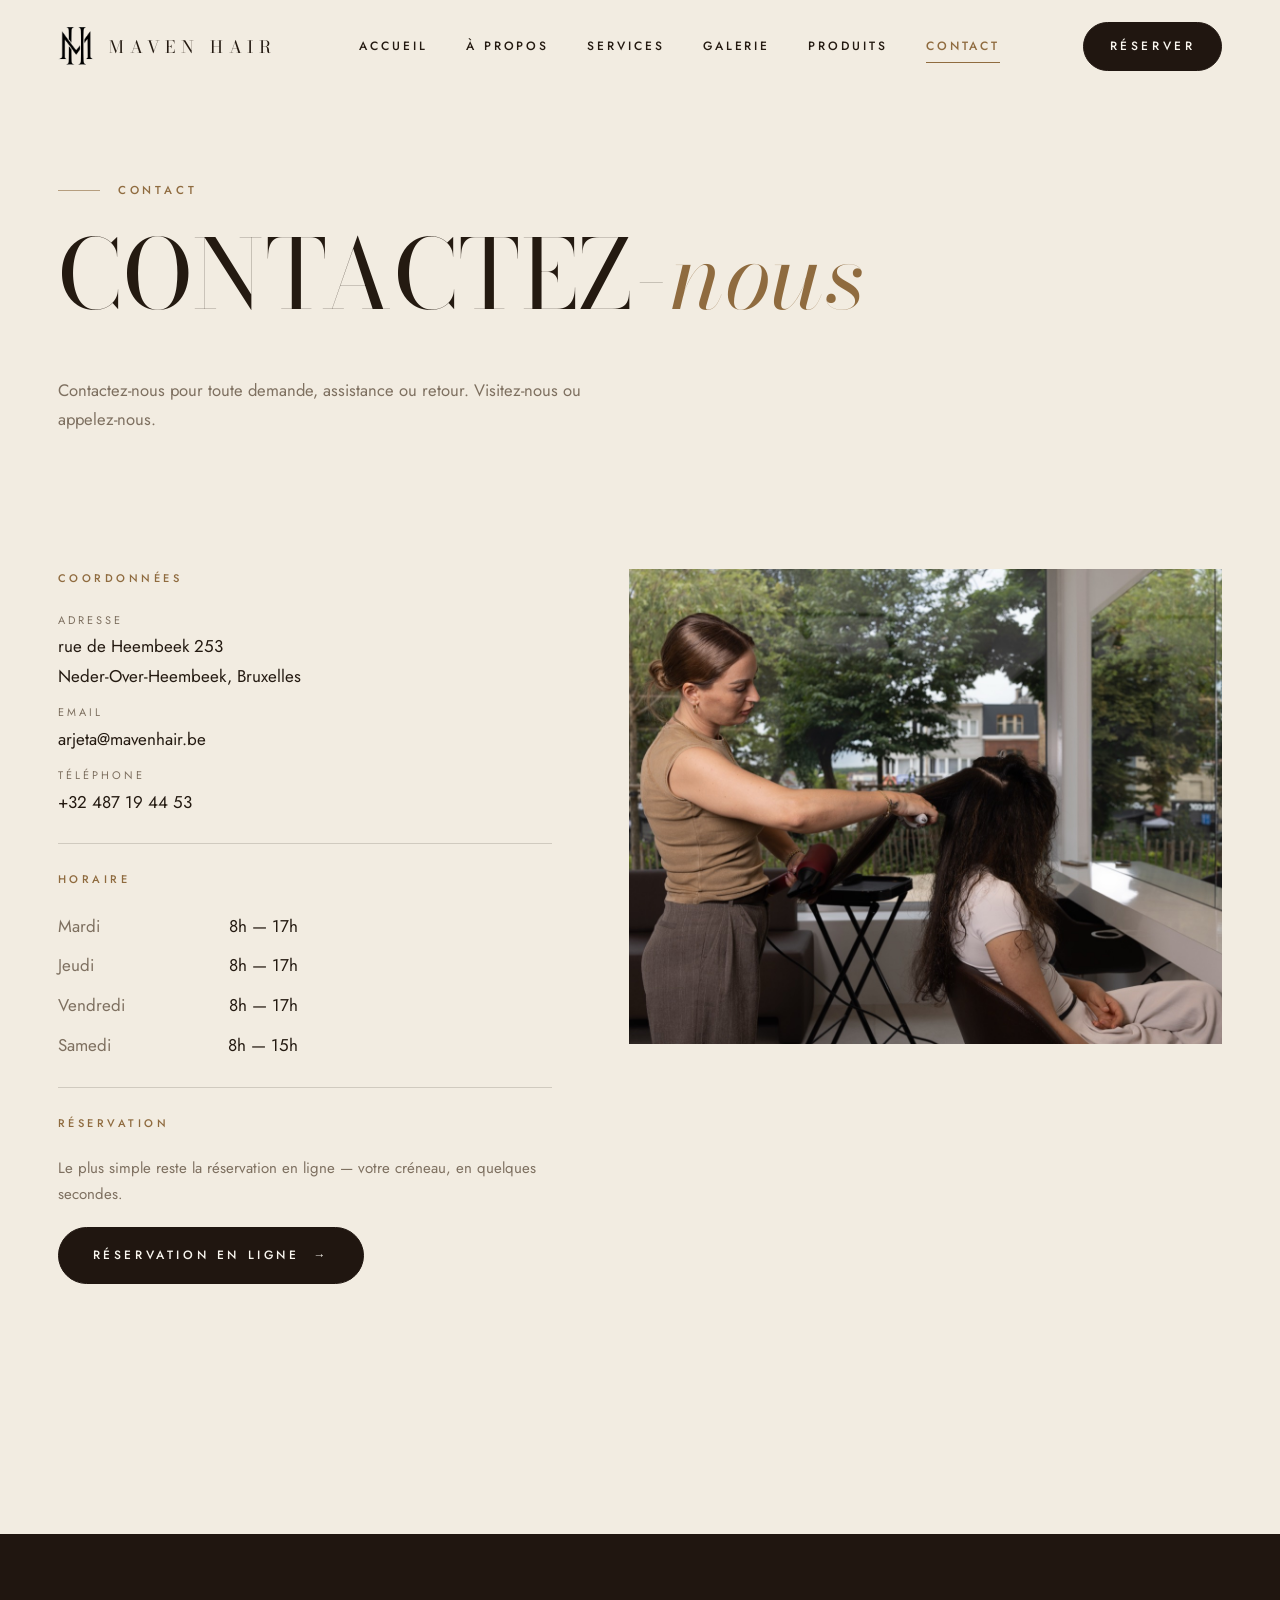
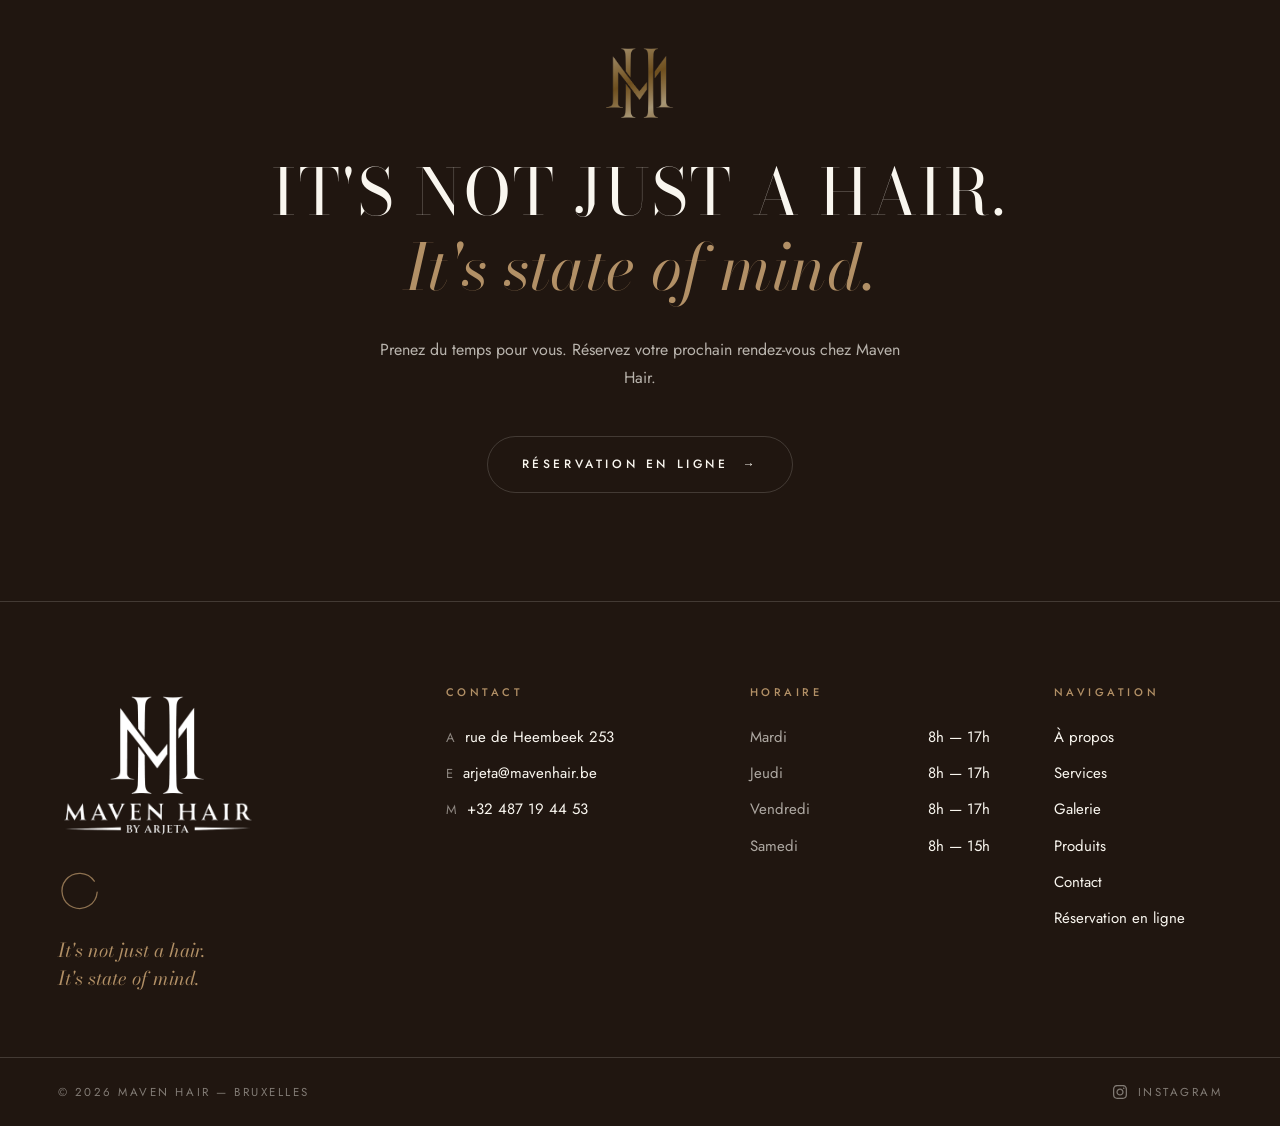
<file: contact.html>
<!DOCTYPE html>
<html lang="fr">
<head>
  <meta charset="UTF-8">
  <meta name="viewport" content="width=device-width, initial-scale=1.0">
  <title>Contact — Maven Hair | Bruxelles</title>
  <meta name="description" content="Contactez Maven Hair : rue de Heembeek 253 à Bruxelles, +32 487 19 44 53, arjeta@mavenhair.be. Réservation en ligne via Salonkee.">
  <link rel="canonical" href="https://mrvision92.github.io/maven-hair/contact.html">
  <meta name="theme-color" content="#F2ECE1">
  <meta property="og:type" content="website">
  <meta property="og:site_name" content="Maven Hair">
  <meta property="og:locale" content="fr_BE">
  <meta property="og:title" content="Contact — Maven Hair | Bruxelles">
  <meta property="og:description" content="Contactez Maven Hair : rue de Heembeek 253 à Bruxelles, +32 487 19 44 53, arjeta@mavenhair.be. Réservation en ligne via Salonkee.">
  <meta property="og:url" content="https://mrvision92.github.io/maven-hair/contact.html">
  <meta property="og:image" content="https://mrvision92.github.io/maven-hair/assets/img/salon-1.jpg">
  <meta name="twitter:card" content="summary_large_image">
  <script type="application/ld+json">
  {
    "@context": "https://schema.org",
    "@type": "HairSalon",
    "name": "Maven Hair",
    "image": "https://mrvision92.github.io/maven-hair/assets/img/salon-1.jpg",
    "url": "https://mrvision92.github.io/maven-hair/",
    "telephone": "+32487194453",
    "email": "arjeta@mavenhair.be",
    "address": {
      "@type": "PostalAddress",
      "streetAddress": "Rue de Heembeek 253",
      "addressLocality": "Bruxelles",
      "postalCode": "1120",
      "addressCountry": "BE"
    },
    "openingHoursSpecification": [
      { "@type": "OpeningHoursSpecification", "dayOfWeek": ["Tuesday", "Thursday", "Friday"], "opens": "08:00", "closes": "17:00" },
      { "@type": "OpeningHoursSpecification", "dayOfWeek": "Saturday", "opens": "08:00", "closes": "15:00" }
    ],
    "sameAs": ["https://www.instagram.com/mavenhair.be/"]
  }
  </script>
  <link rel="icon" type="image/png" href="assets/img/mono-gold.png">
  <link rel="preconnect" href="https://fonts.googleapis.com">
  <link rel="preconnect" href="https://fonts.gstatic.com" crossorigin>
  <link href="https://fonts.googleapis.com/css2?family=Bodoni+Moda:ital,opsz,wght@0,6..96,400;0,6..96,500;1,6..96,400&family=Jost:ital,wght@0,300;0,400;0,500;1,400&display=swap" rel="stylesheet">
  <link rel="stylesheet" href="css/style.css?v=d0bcd6df">
</head>
<body>

  <header class="site-header">
    <div class="wrap">
      <a class="brand" href="index.html" aria-label="Maven Hair — Accueil">
        <img src="assets/img/mono-black.png" alt="Monogramme Maven Hair" width="310" height="330">
        <span class="brand-word">Maven&nbsp;Hair</span>
      </a>
      <nav class="main-nav" aria-label="Navigation principale">
        <a href="index.html">Accueil</a>
        <a href="about.html">À propos</a>
        <a href="services.html">Services</a>
        <a href="gallery.html">Galerie</a>
        <a href="products.html">Produits</a>
        <a href="contact.html" aria-current="page">Contact</a>
      </nav>
      <div class="header-cta">
        <a class="btn btn--solid" href="https://salonkee.be/salon/l-a-coiffure?lang=fr" target="_blank" rel="noopener">Réserver</a>
      </div>
      <button class="burger" aria-label="Ouvrir le menu" aria-expanded="false"><span></span><span></span></button>
    </div>
  </header>

  <div class="mobile-menu">
    <nav aria-label="Navigation mobile">
      <a href="index.html">Accueil</a>
      <a href="about.html">À propos</a>
      <a href="services.html">Services</a>
      <a href="gallery.html">Galerie</a>
      <a href="products.html">Produits</a>
      <a href="contact.html" aria-current="page">Contact</a>
    </nav>
    <div class="menu-foot">
      <a class="btn btn--solid" href="https://salonkee.be/salon/l-a-coiffure?lang=fr" target="_blank" rel="noopener">Réservation en ligne</a>
      <span class="muted">rue de Heembeek 253 · +32 487 19 44 53</span>
    </div>
  </div>

  <main>

    <section class="page-hero">
      <div class="wrap page-hero-split">
        <div>
          <p class="eyebrow">Contact</p>
          <h1 class="display">Contactez-<em>nous</em></h1>
        </div>
        <p class="intro muted">Contactez-nous pour toute demande, assistance ou retour. Visitez-nous ou appelez-nous.</p>
      </div>
    </section>

    <section class="section section--tight">
      <div class="wrap contact-grid">
        <div>
          <div class="contact-block">
            <h2 class="footer-h">Coordonnées</h2>
            <ul class="contact-list">
              <li><span class="k">Adresse</span>rue de Heembeek 253<br>Neder-Over-Heembeek, Bruxelles</li>
              <li><span class="k">Email</span><a href="mailto:arjeta@mavenhair.be">arjeta@mavenhair.be</a></li>
              <li><span class="k">Téléphone</span><a href="tel:+32487194453">+32 487 19 44 53</a></li>
            </ul>
          </div>
          <div class="contact-block">
            <h2 class="footer-h">Horaire</h2>
            <ul class="footer-list hours-list" style="font-size: 17px; color: var(--ink);">
              <li><span class="d" style="color: var(--muted);">Mardi</span><span>8h — 17h</span></li>
              <li><span class="d" style="color: var(--muted);">Jeudi</span><span>8h — 17h</span></li>
              <li><span class="d" style="color: var(--muted);">Vendredi</span><span>8h — 17h</span></li>
              <li><span class="d" style="color: var(--muted);">Samedi</span><span>8h — 15h</span></li>
            </ul>
          </div>
          <div class="contact-block">
            <h2 class="footer-h">Réservation</h2>
            <p class="muted" style="font-size: 15px;">Le plus simple reste la réservation en ligne — votre créneau, en quelques secondes.</p>
            <p style="margin-top: 20px;"><a class="btn btn--solid" href="https://salonkee.be/salon/l-a-coiffure?lang=fr" target="_blank" rel="noopener">Réservation en ligne <span class="arrow">→</span></a></p>
          </div>
        </div>
        <div class="contact-media">
          <div class="mask-img">
            <img src="assets/img/salon-coiffage.jpg" alt="Coiffage d'une cliente au salon Maven Hair" loading="lazy">
          </div>
          <iframe class="map-frame" src="https://www.google.com/maps?q=rue%20de%20Heembeek%20253%2C%201120%20Bruxelles&output=embed" loading="lazy" referrerpolicy="no-referrer-when-downgrade" title="Plan d'accès — Maven Hair, rue de Heembeek 253, Bruxelles"></iframe>
        </div>
      </div>
    </section>

    <section class="section dark final-cta">
      <div class="wrap">
        <img class="mono reveal" src="assets/img/mono-gold.png" alt="" aria-hidden="true">
        <h2 class="display reveal">It's not just a hair.<br><em>It's state of mind.</em></h2>
        <p class="invite reveal" data-delay="1">Prenez du temps pour vous. Réservez votre prochain rendez-vous chez Maven Hair.</p>
        <a class="btn btn--light reveal" data-delay="2" href="https://salonkee.be/salon/l-a-coiffure?lang=fr" target="_blank" rel="noopener">Réservation en ligne <span class="arrow">→</span></a>
      </div>
    </section>

  </main>

  <footer class="site-footer">
    <div class="wrap footer-grid">
      <div class="footer-brand">
        <img src="assets/img/logo-white.png" alt="Maven Hair by Arjeta" loading="lazy">
        <svg class="footer-enso draw-svg" viewBox="0 0 200 200" aria-hidden="true"><path d="M165 60 A80 80 0 1 0 178 110" fill="none" stroke="currentColor" stroke-width="1.3" stroke-linecap="round" vector-effect="non-scaling-stroke" data-dur="2.6"/></svg>
        <p class="state-of-mind">It's not just a hair.<br>It's state of mind.</p>
      </div>
      <div>
        <h3 class="footer-h">Contact</h3>
        <ul class="footer-list">
          <li><span class="k">A</span>rue de Heembeek 253</li>
          <li><span class="k">E</span><a href="mailto:arjeta@mavenhair.be">arjeta@mavenhair.be</a></li>
          <li><span class="k">M</span><a href="tel:+32487194453">+32 487 19 44 53</a></li>
        </ul>
      </div>
      <div>
        <h3 class="footer-h">Horaire</h3>
        <ul class="footer-list hours-list">
          <li><span class="d">Mardi</span><span>8h — 17h</span></li>
          <li><span class="d">Jeudi</span><span>8h — 17h</span></li>
          <li><span class="d">Vendredi</span><span>8h — 17h</span></li>
          <li><span class="d">Samedi</span><span>8h — 15h</span></li>
        </ul>
      </div>
      <div>
        <h3 class="footer-h">Navigation</h3>
        <ul class="footer-list">
          <li><a href="about.html">À propos</a></li>
          <li><a href="services.html">Services</a></li>
          <li><a href="gallery.html">Galerie</a></li>
          <li><a href="products.html">Produits</a></li>
          <li><a href="contact.html">Contact</a></li>
          <li><a href="https://salonkee.be/salon/l-a-coiffure?lang=fr" target="_blank" rel="noopener">Réservation en ligne</a></li>
        </ul>
      </div>
    </div>
    <div class="wrap footer-bottom">
      <span>© 2026 Maven Hair — Bruxelles</span>
      <a class="insta-link" href="https://www.instagram.com/mavenhair.be/" target="_blank" rel="noopener" aria-label="Instagram Maven Hair">
        <svg viewBox="0 0 448 512" aria-hidden="true"><path d="M224.1 141c-63.6 0-114.9 51.3-114.9 114.9s51.3 114.9 114.9 114.9S339 319.5 339 255.9 287.7 141 224.1 141zm0 189.6c-41.1 0-74.7-33.5-74.7-74.7s33.5-74.7 74.7-74.7 74.7 33.5 74.7 74.7-33.6 74.7-74.7 74.7zm146.4-194.3c0 14.9-12 26.8-26.8 26.8-14.9 0-26.8-12-26.8-26.8s12-26.8 26.8-26.8 26.8 12 26.8 26.8zm76.1 27.2c-1.7-35.9-9.9-67.7-36.2-93.9-26.2-26.2-58-34.4-93.9-36.2-37-2.1-147.9-2.1-184.9 0-35.8 1.7-67.6 9.9-93.9 36.1s-34.4 58-36.2 93.9c-2.1 37-2.1 147.9 0 184.9 1.7 35.9 9.9 67.7 36.2 93.9s58 34.4 93.9 36.2c37 2.1 147.9 2.1 184.9 0 35.9-1.7 67.7-9.9 93.9-36.2 26.2-26.2 34.4-58 36.2-93.9 2.1-37 2.1-147.8 0-184.8zM398.8 388c-7.8 19.6-22.9 34.7-42.6 42.6-29.5 11.7-99.5 9-132.1 9s-102.7 2.6-132.1-9c-19.6-7.8-34.7-22.9-42.6-42.6-11.7-29.5-9-99.5-9-132.1s-2.6-102.7 9-132.1c7.8-19.6 22.9-34.7 42.6-42.6 29.5-11.7 99.5-9 132.1-9s102.7-2.6 132.1 9c19.6 7.8 34.7 22.9 42.6 42.6 11.7 29.5 9 99.5 9 132.1s2.7 102.7-9 132.1z"/></svg>
        Instagram
      </a>
    </div>
  </footer>

  <script src="js/main.js?v=d0bcd6df" defer></script>
</body>
</html>
</file>
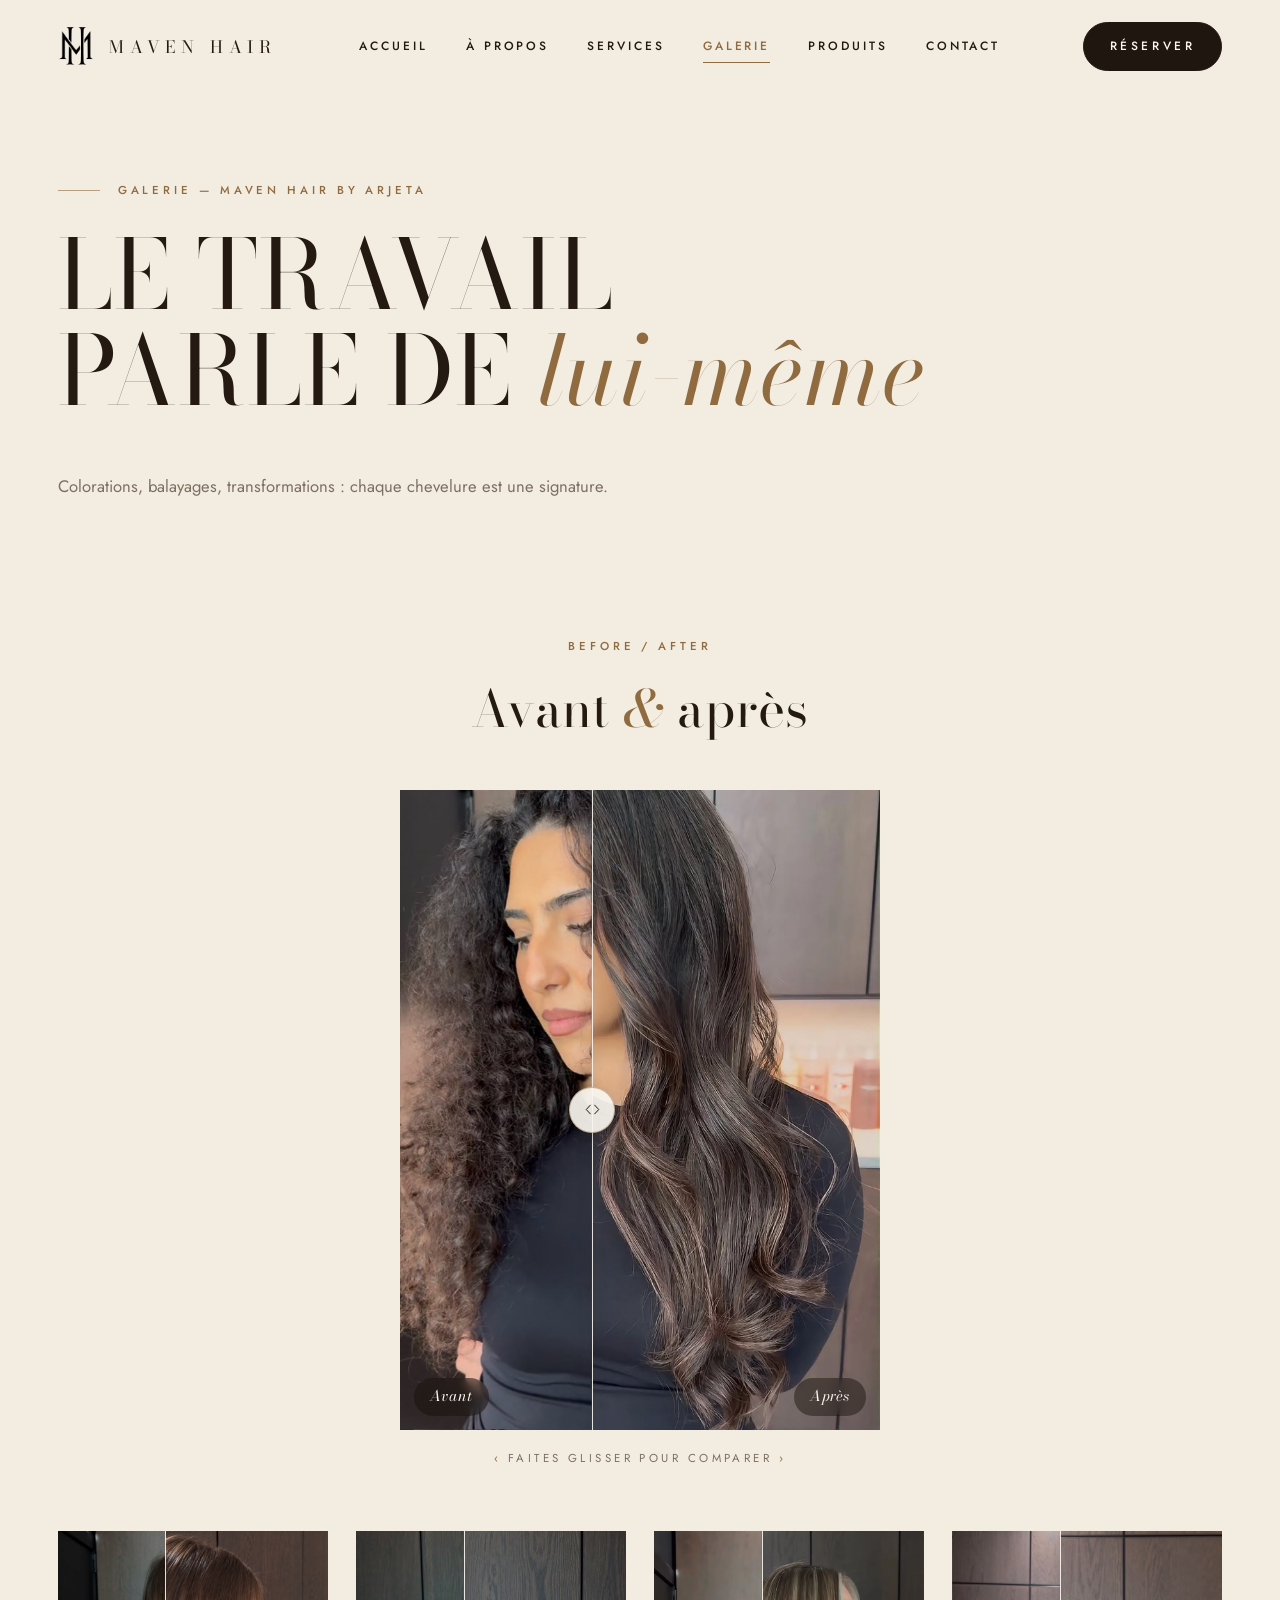
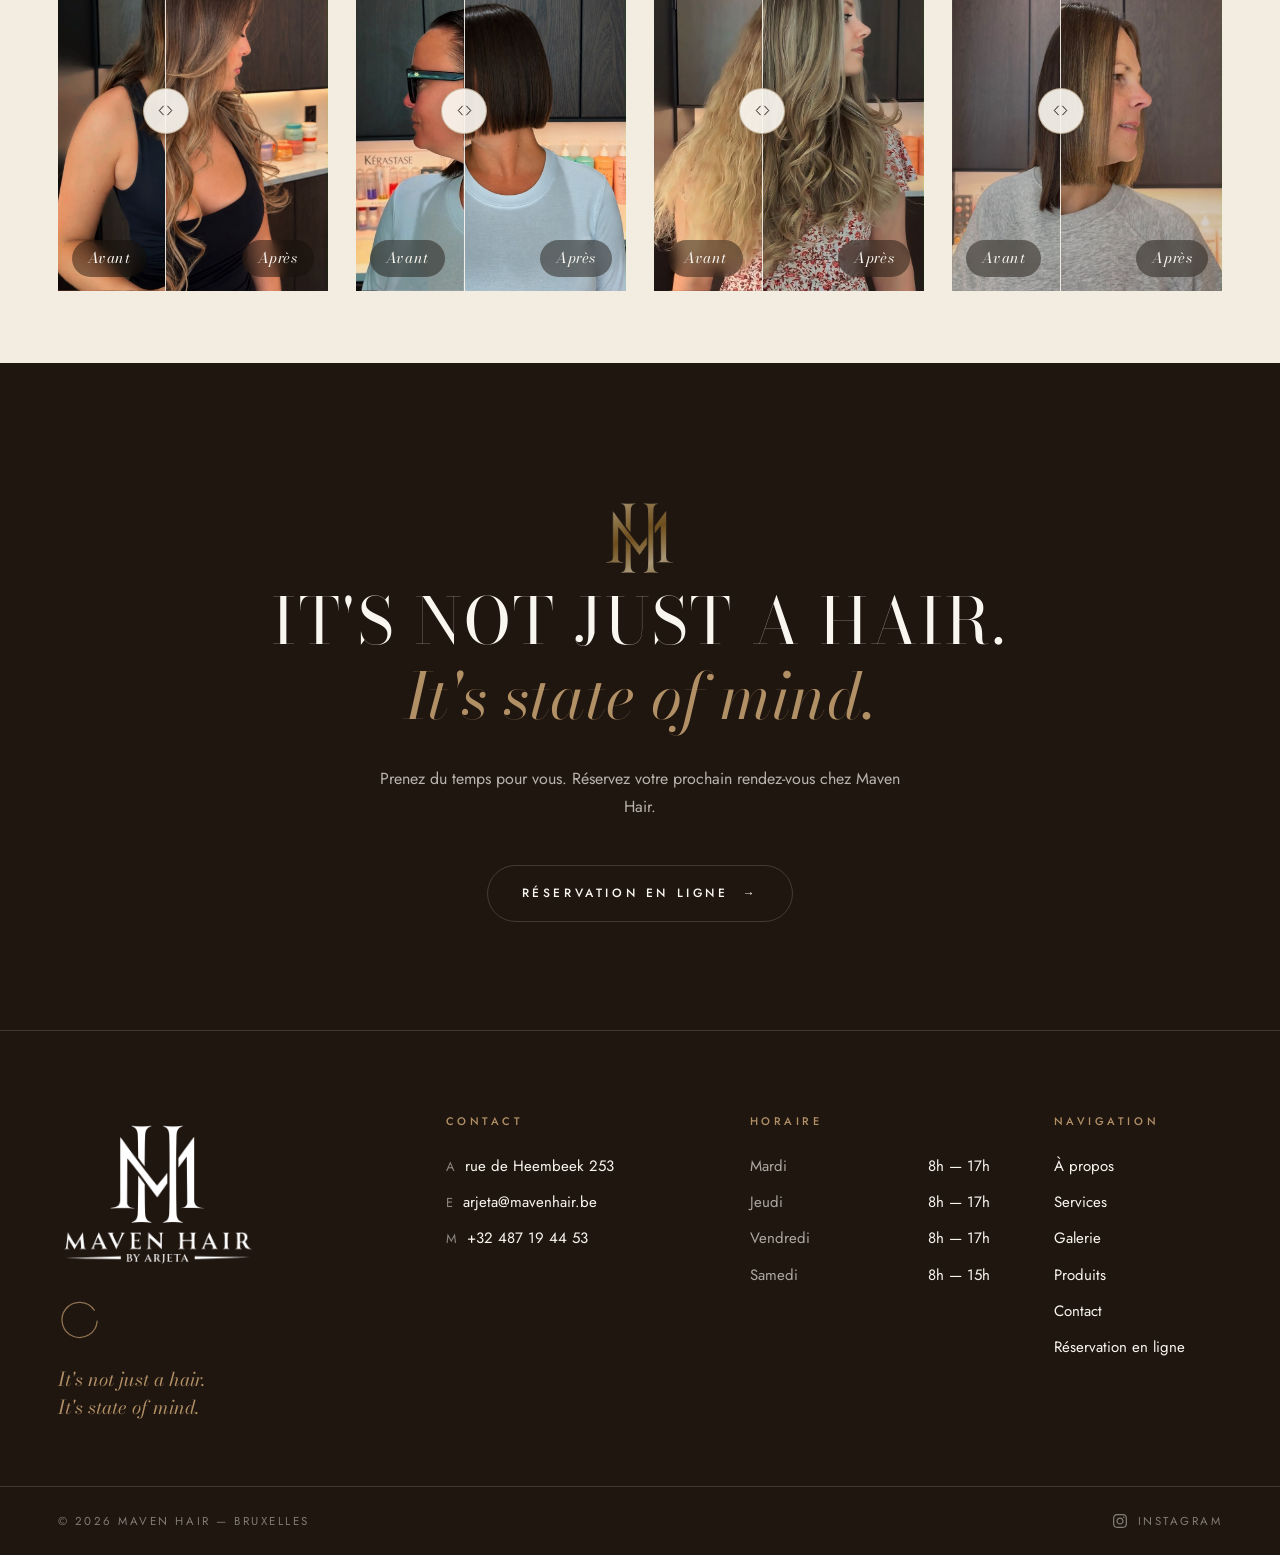
<file: gallery.html>
<!DOCTYPE html>
<html lang="fr">
<head>
  <meta charset="UTF-8">
  <meta name="viewport" content="width=device-width, initial-scale=1.0">
  <title>Galerie — Maven Hair by Arjeta | Avant / Après</title>
  <meta name="description" content="Découvrez les transformations réalisées chez Maven Hair : avant/après, balayages, colorations et coiffages signés Arjeta.">
  <link rel="canonical" href="https://mrvision92.github.io/maven-hair/gallery.html">
  <meta name="theme-color" content="#F2ECE1">
  <meta property="og:type" content="website">
  <meta property="og:site_name" content="Maven Hair">
  <meta property="og:locale" content="fr_BE">
  <meta property="og:title" content="Galerie — Maven Hair by Arjeta | Avant / Après">
  <meta property="og:description" content="Découvrez les transformations réalisées chez Maven Hair : avant/après, balayages, colorations et coiffages signés Arjeta.">
  <meta property="og:url" content="https://mrvision92.github.io/maven-hair/gallery.html">
  <meta property="og:image" content="https://mrvision92.github.io/maven-hair/assets/img/salon-1.jpg">
  <meta name="twitter:card" content="summary_large_image">
  <link rel="icon" type="image/png" href="assets/img/mono-gold.png">
  <link rel="preconnect" href="https://fonts.googleapis.com">
  <link rel="preconnect" href="https://fonts.gstatic.com" crossorigin>
  <link href="https://fonts.googleapis.com/css2?family=Bodoni+Moda:ital,opsz,wght@0,6..96,400;0,6..96,500;1,6..96,400&family=Jost:ital,wght@0,300;0,400;0,500;1,400&display=swap" rel="stylesheet">
  <link rel="stylesheet" href="css/style.css?v=d0bcd6df">
</head>
<body>

  <header class="site-header">
    <div class="wrap">
      <a class="brand" href="index.html" aria-label="Maven Hair — Accueil">
        <img src="assets/img/mono-black.png" alt="Monogramme Maven Hair" width="310" height="330">
        <span class="brand-word">Maven&nbsp;Hair</span>
      </a>
      <nav class="main-nav" aria-label="Navigation principale">
        <a href="index.html">Accueil</a>
        <a href="about.html">À propos</a>
        <a href="services.html">Services</a>
        <a href="gallery.html" aria-current="page">Galerie</a>
        <a href="products.html">Produits</a>
        <a href="contact.html">Contact</a>
      </nav>
      <div class="header-cta">
        <a class="btn btn--solid" href="https://salonkee.be/salon/l-a-coiffure?lang=fr" target="_blank" rel="noopener">Réserver</a>
      </div>
      <button class="burger" aria-label="Ouvrir le menu" aria-expanded="false"><span></span><span></span></button>
    </div>
  </header>

  <div class="mobile-menu">
    <nav aria-label="Navigation mobile">
      <a href="index.html">Accueil</a>
      <a href="about.html">À propos</a>
      <a href="services.html">Services</a>
      <a href="gallery.html" aria-current="page">Galerie</a>
      <a href="products.html">Produits</a>
      <a href="contact.html">Contact</a>
    </nav>
    <div class="menu-foot">
      <a class="btn btn--solid" href="https://salonkee.be/salon/l-a-coiffure?lang=fr" target="_blank" rel="noopener">Réservation en ligne</a>
      <span class="muted">rue de Heembeek 253 · +32 487 19 44 53</span>
    </div>
  </div>

  <main>

    <section class="page-hero">
      <div class="wrap page-hero-split">
        <div>
          <p class="eyebrow">Galerie — Maven Hair by Arjeta</p>
          <h1 class="display">Le travail<br>parle de <em>lui-même</em></h1>
        </div>
        <p class="intro muted">Colorations, balayages, transformations : chaque chevelure est une signature.</p>
      </div>
    </section>

    <section class="section section--tight">
      <div class="wrap">
        <div class="transfo-head">
          <p class="eyebrow eyebrow--center reveal">Before / After</p>
          <h2 class="display reveal">Avant <em>&amp;</em> après</h2>
        </div>
        <div class="ba-lead reveal">
          <figure class="ba-compare ba-compare--lead">
            <div class="frame" role="slider" tabindex="0" aria-label="Comparateur avant / après — faites glisser" aria-valuemin="0" aria-valuemax="100" aria-valuenow="50">
              <img class="after" src="assets/img/ba2-apres.jpg" alt="Chevelure lissée, souple et brillante — Maven Hair" loading="lazy">
              <div class="before-wrap" aria-hidden="true"><img src="assets/img/ba2-avant.jpg" alt="Boucles volumineuses avant lissage" loading="lazy"></div>
              <div class="divider" aria-hidden="true">
                <span class="knob"><svg viewBox="0 0 24 24" width="15" height="15" aria-hidden="true"><path d="M8.5 5 2 12l6.5 7M15.5 5 22 12l-6.5 7" fill="none" stroke="currentColor" stroke-width="1.6" stroke-linecap="round" stroke-linejoin="round"/></svg></span>
              </div>
              <span class="tag tag--avant" aria-hidden="true">Avant</span>
              <span class="tag tag--apres" aria-hidden="true">Après</span>
            </div>
          </figure>
          <p class="ba-hint muted"><span aria-hidden="true">‹</span> Faites glisser pour comparer <span aria-hidden="true">›</span></p>
        </div>
        <div class="ba-grid">
          <figure class="ba-compare">
            <div class="frame" role="slider" tabindex="0" aria-label="Comparateur avant / après — faites glisser" aria-valuemin="0" aria-valuemax="100" aria-valuenow="50">
              <img class="after" src="assets/img/ba1-apres.jpg" alt="Balayage caramel ondulé sur cheveux longs — Maven Hair" loading="lazy">
              <div class="before-wrap" aria-hidden="true"><img src="assets/img/ba1-avant.jpg" alt="Cheveux mi-longs bruns avant transformation" loading="lazy"></div>
              <div class="divider" aria-hidden="true">
                <span class="knob"><svg viewBox="0 0 24 24" width="15" height="15" aria-hidden="true"><path d="M8.5 5 2 12l6.5 7M15.5 5 22 12l-6.5 7" fill="none" stroke="currentColor" stroke-width="1.6" stroke-linecap="round" stroke-linejoin="round"/></svg></span>
              </div>
              <span class="tag tag--avant" aria-hidden="true">Avant</span>
              <span class="tag tag--apres" aria-hidden="true">Après</span>
            </div>
          </figure>
          <figure class="ba-compare">
            <div class="frame" role="slider" tabindex="0" aria-label="Comparateur avant / après — faites glisser" aria-valuemin="0" aria-valuemax="100" aria-valuenow="50">
              <img class="after" src="assets/img/ba3-apres.jpg" alt="Carré court net et brillant — Maven Hair" loading="lazy">
              <div class="before-wrap" aria-hidden="true"><img src="assets/img/ba3-avant.jpg" alt="Cheveux mi-longs aplatis avant la coupe" loading="lazy"></div>
              <div class="divider" aria-hidden="true">
                <span class="knob"><svg viewBox="0 0 24 24" width="15" height="15" aria-hidden="true"><path d="M8.5 5 2 12l6.5 7M15.5 5 22 12l-6.5 7" fill="none" stroke="currentColor" stroke-width="1.6" stroke-linecap="round" stroke-linejoin="round"/></svg></span>
              </div>
              <span class="tag tag--avant" aria-hidden="true">Avant</span>
              <span class="tag tag--apres" aria-hidden="true">Après</span>
            </div>
          </figure>
          <figure class="ba-compare">
            <div class="frame" role="slider" tabindex="0" aria-label="Comparateur avant / après — faites glisser" aria-valuemin="0" aria-valuemax="100" aria-valuenow="50">
              <img class="after" src="assets/img/ba5-apres.jpg" alt="Blond cendré ondulé et soyeux — Maven Hair" loading="lazy">
              <div class="before-wrap" aria-hidden="true"><img src="assets/img/ba5-avant.jpg" alt="Blond frisotté avant soin" loading="lazy"></div>
              <div class="divider" aria-hidden="true">
                <span class="knob"><svg viewBox="0 0 24 24" width="15" height="15" aria-hidden="true"><path d="M8.5 5 2 12l6.5 7M15.5 5 22 12l-6.5 7" fill="none" stroke="currentColor" stroke-width="1.6" stroke-linecap="round" stroke-linejoin="round"/></svg></span>
              </div>
              <span class="tag tag--avant" aria-hidden="true">Avant</span>
              <span class="tag tag--apres" aria-hidden="true">Après</span>
            </div>
          </figure>
          <figure class="ba-compare">
            <div class="frame" role="slider" tabindex="0" aria-label="Comparateur avant / après — faites glisser" aria-valuemin="0" aria-valuemax="100" aria-valuenow="50">
              <img class="after" src="assets/img/ba6-apres.jpg" alt="Lob lisse et structuré — Maven Hair" loading="lazy">
              <div class="before-wrap" aria-hidden="true"><img src="assets/img/ba6-avant.jpg" alt="Cheveux fins mi-longs avant la coupe" loading="lazy"></div>
              <div class="divider" aria-hidden="true">
                <span class="knob"><svg viewBox="0 0 24 24" width="15" height="15" aria-hidden="true"><path d="M8.5 5 2 12l6.5 7M15.5 5 22 12l-6.5 7" fill="none" stroke="currentColor" stroke-width="1.6" stroke-linecap="round" stroke-linejoin="round"/></svg></span>
              </div>
              <span class="tag tag--avant" aria-hidden="true">Avant</span>
              <span class="tag tag--apres" aria-hidden="true">Après</span>
            </div>
          </figure>
        </div>
      </div>
    </section>

        <section class="section dark final-cta">
      <div class="wrap">
        <img class="mono reveal" src="assets/img/mono-gold.png" alt="" aria-hidden="true">
        <h2 class="display reveal">It's not just a hair.<br><em>It's state of mind.</em></h2>
        <p class="invite reveal" data-delay="1">Prenez du temps pour vous. Réservez votre prochain rendez-vous chez Maven Hair.</p>
        <a class="btn btn--light reveal" data-delay="2" href="https://salonkee.be/salon/l-a-coiffure?lang=fr" target="_blank" rel="noopener">Réservation en ligne <span class="arrow">→</span></a>
      </div>
    </section>

      </main>

  <footer class="site-footer">
    <div class="wrap footer-grid">
      <div class="footer-brand">
        <img src="assets/img/logo-white.png" alt="Maven Hair by Arjeta" loading="lazy">
        <svg class="footer-enso draw-svg" viewBox="0 0 200 200" aria-hidden="true"><path d="M165 60 A80 80 0 1 0 178 110" fill="none" stroke="currentColor" stroke-width="1.3" stroke-linecap="round" vector-effect="non-scaling-stroke" data-dur="2.6"/></svg>
        <p class="state-of-mind">It's not just a hair.<br>It's state of mind.</p>
      </div>
      <div>
        <h3 class="footer-h">Contact</h3>
        <ul class="footer-list">
          <li><span class="k">A</span>rue de Heembeek 253</li>
          <li><span class="k">E</span><a href="mailto:arjeta@mavenhair.be">arjeta@mavenhair.be</a></li>
          <li><span class="k">M</span><a href="tel:+32487194453">+32 487 19 44 53</a></li>
        </ul>
      </div>
      <div>
        <h3 class="footer-h">Horaire</h3>
        <ul class="footer-list hours-list">
          <li><span class="d">Mardi</span><span>8h — 17h</span></li>
          <li><span class="d">Jeudi</span><span>8h — 17h</span></li>
          <li><span class="d">Vendredi</span><span>8h — 17h</span></li>
          <li><span class="d">Samedi</span><span>8h — 15h</span></li>
        </ul>
      </div>
      <div>
        <h3 class="footer-h">Navigation</h3>
        <ul class="footer-list">
          <li><a href="about.html">À propos</a></li>
          <li><a href="services.html">Services</a></li>
          <li><a href="gallery.html">Galerie</a></li>
          <li><a href="products.html">Produits</a></li>
          <li><a href="contact.html">Contact</a></li>
          <li><a href="https://salonkee.be/salon/l-a-coiffure?lang=fr" target="_blank" rel="noopener">Réservation en ligne</a></li>
        </ul>
      </div>
    </div>
    <div class="wrap footer-bottom">
      <span>© 2026 Maven Hair — Bruxelles</span>
      <a class="insta-link" href="https://www.instagram.com/mavenhair.be/" target="_blank" rel="noopener" aria-label="Instagram Maven Hair">
        <svg viewBox="0 0 448 512" aria-hidden="true"><path d="M224.1 141c-63.6 0-114.9 51.3-114.9 114.9s51.3 114.9 114.9 114.9S339 319.5 339 255.9 287.7 141 224.1 141zm0 189.6c-41.1 0-74.7-33.5-74.7-74.7s33.5-74.7 74.7-74.7 74.7 33.5 74.7 74.7-33.6 74.7-74.7 74.7zm146.4-194.3c0 14.9-12 26.8-26.8 26.8-14.9 0-26.8-12-26.8-26.8s12-26.8 26.8-26.8 26.8 12 26.8 26.8zm76.1 27.2c-1.7-35.9-9.9-67.7-36.2-93.9-26.2-26.2-58-34.4-93.9-36.2-37-2.1-147.9-2.1-184.9 0-35.8 1.7-67.6 9.9-93.9 36.1s-34.4 58-36.2 93.9c-2.1 37-2.1 147.9 0 184.9 1.7 35.9 9.9 67.7 36.2 93.9s58 34.4 93.9 36.2c37 2.1 147.9 2.1 184.9 0 35.9-1.7 67.7-9.9 93.9-36.2 26.2-26.2 34.4-58 36.2-93.9 2.1-37 2.1-147.8 0-184.8zM398.8 388c-7.8 19.6-22.9 34.7-42.6 42.6-29.5 11.7-99.5 9-132.1 9s-102.7 2.6-132.1-9c-19.6-7.8-34.7-22.9-42.6-42.6-11.7-29.5-9-99.5-9-132.1s-2.6-102.7 9-132.1c7.8-19.6 22.9-34.7 42.6-42.6 29.5-11.7 99.5-9 132.1-9s102.7-2.6 132.1 9c19.6 7.8 34.7 22.9 42.6 42.6 11.7 29.5 9 99.5 9 132.1s2.7 102.7-9 132.1z"/></svg>
        Instagram
      </a>
    </div>
  </footer>

  <script src="js/main.js?v=d0bcd6df" defer></script>
</body>
</html>
</file>
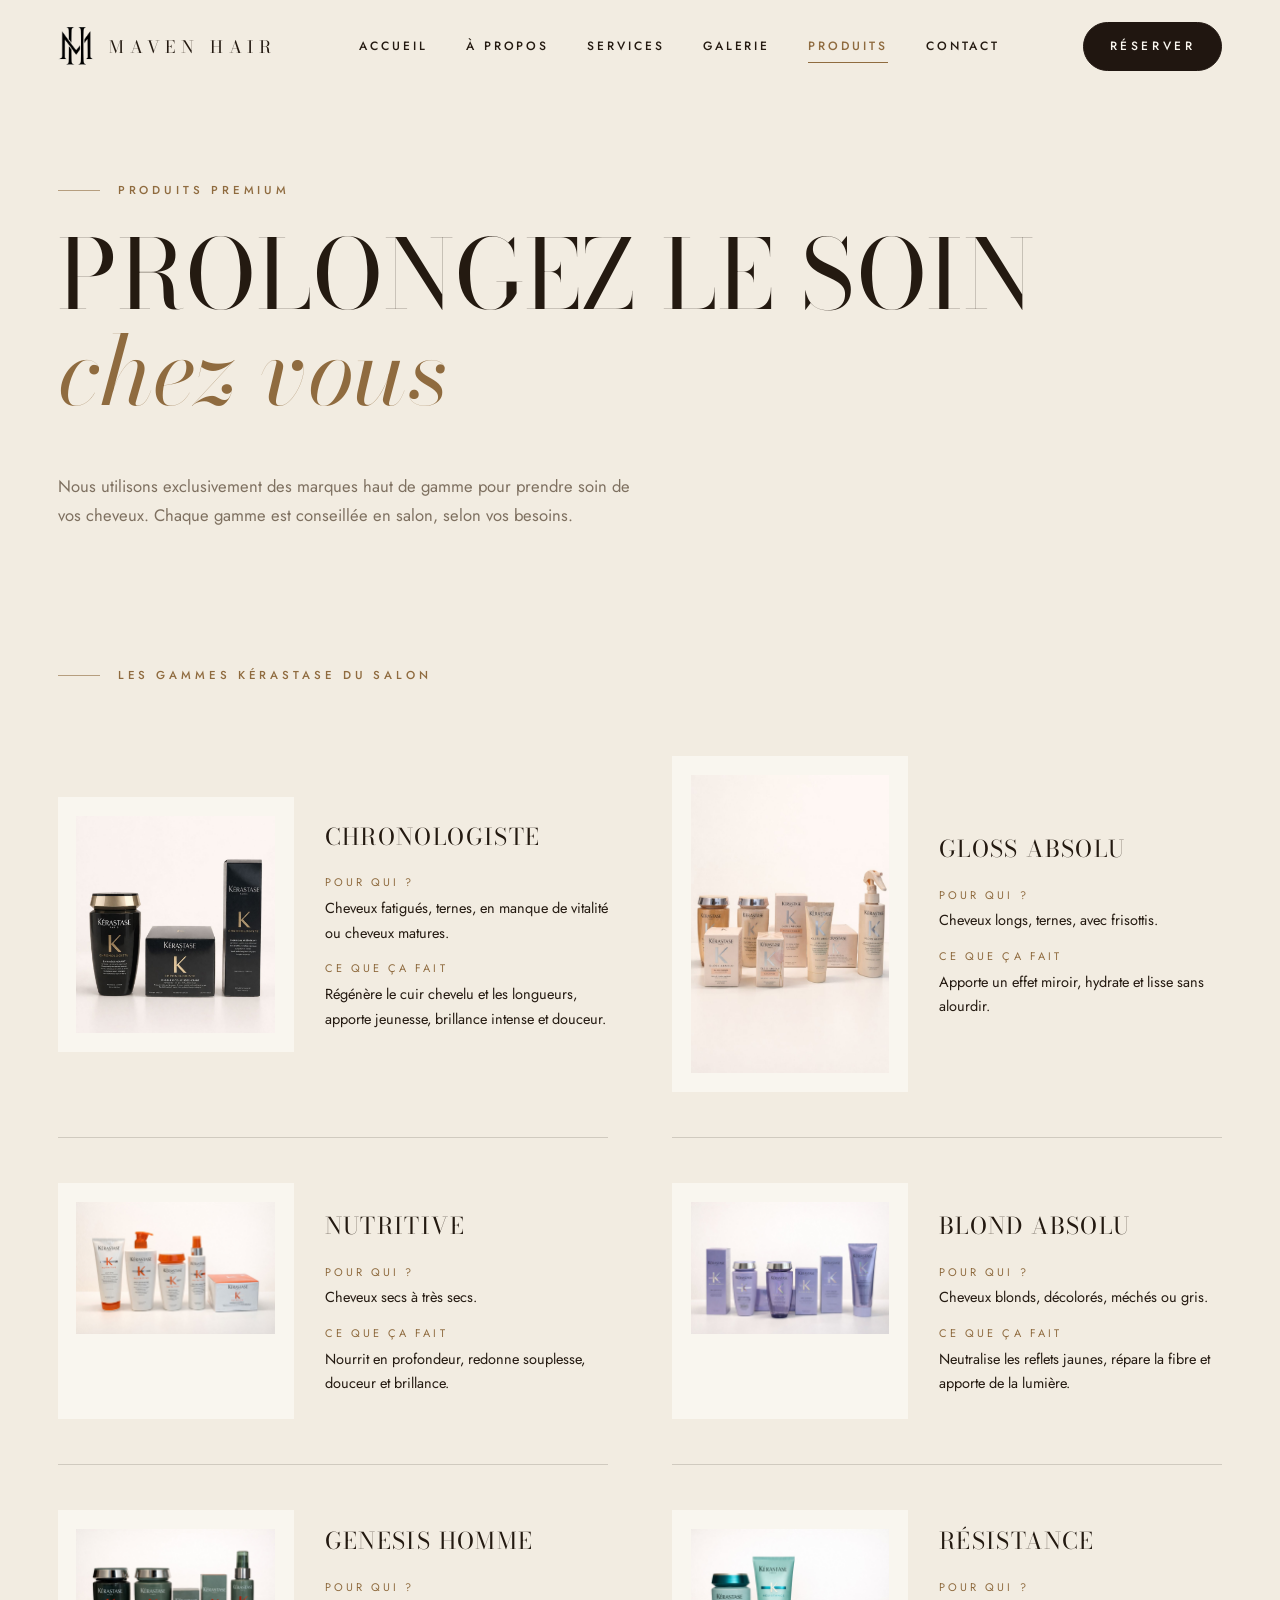
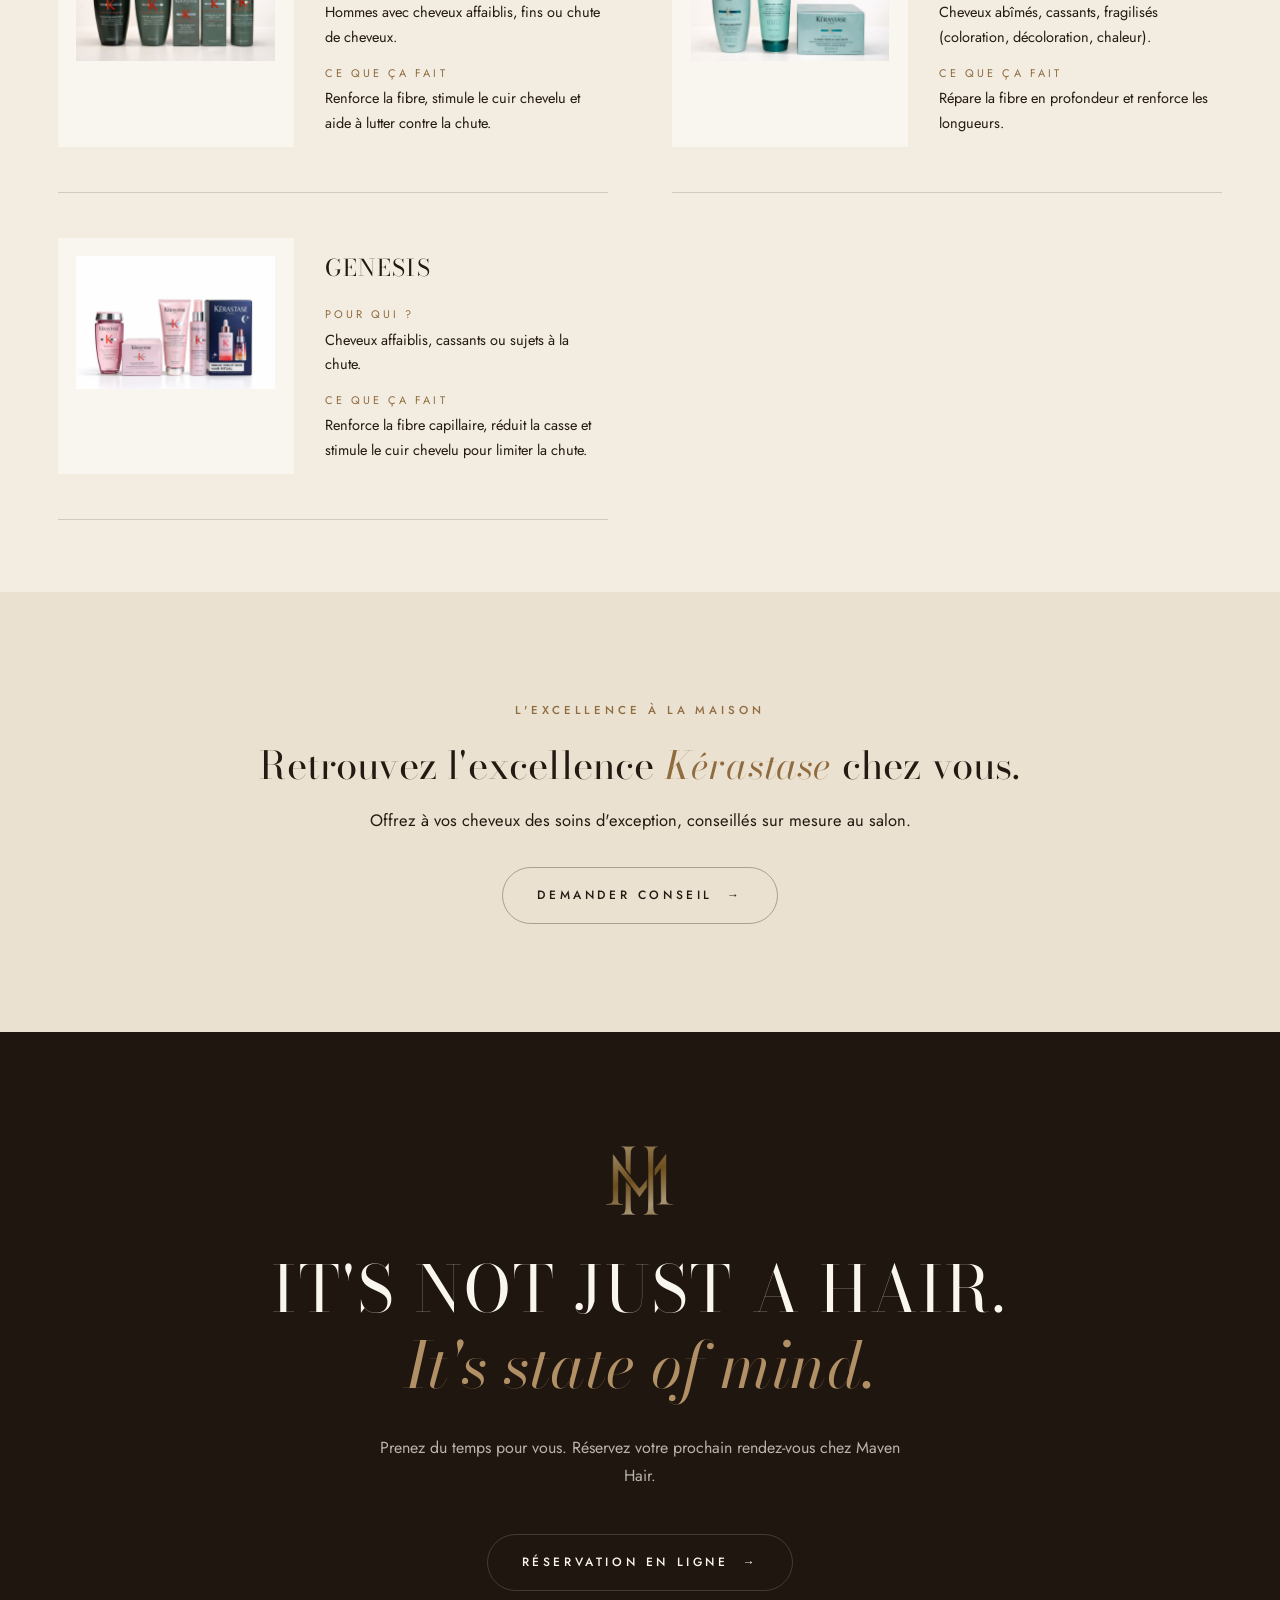
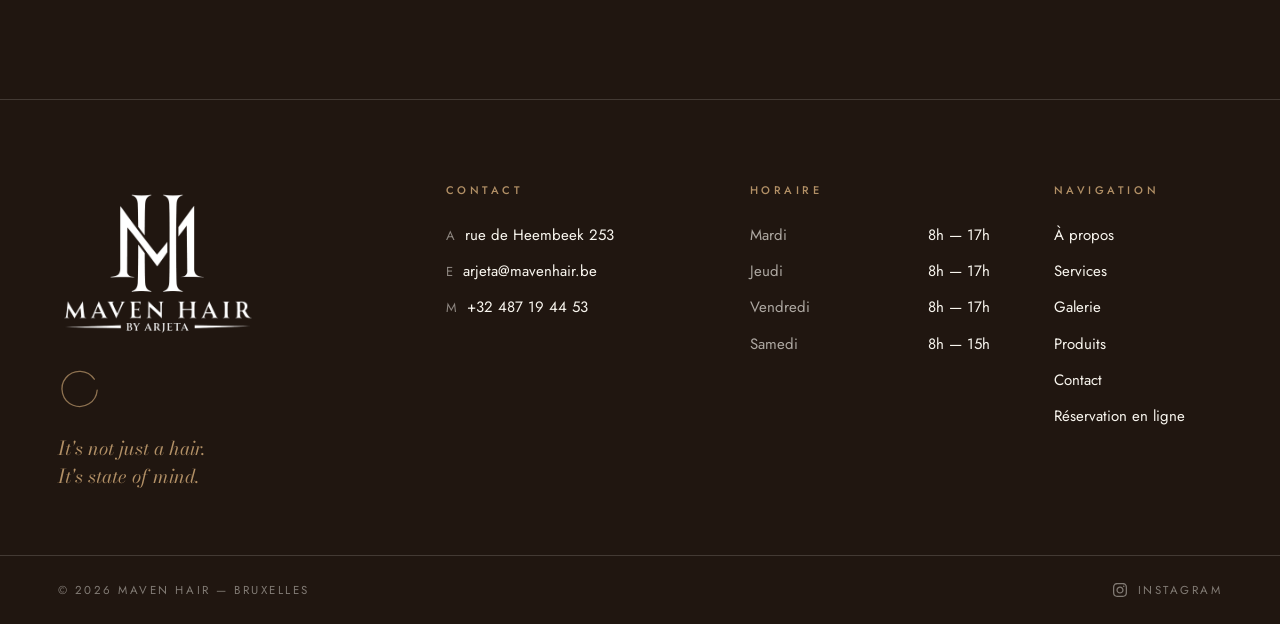
<file: products.html>
<!DOCTYPE html>
<html lang="fr">
<head>
  <meta charset="UTF-8">
  <meta name="viewport" content="width=device-width, initial-scale=1.0">
  <title>Produits — Maven Hair | Les gammes Kérastase</title>
  <meta name="description" content="Les gammes Kérastase conseillées au salon Maven Hair : Chronologiste, Gloss Absolu, Nutritive, Blond Absolu, Genesis, Résistance. L'excellence à prolonger chez vous.">
  <link rel="canonical" href="https://mrvision92.github.io/maven-hair/products.html">
  <meta name="theme-color" content="#F2ECE1">
  <meta property="og:type" content="website">
  <meta property="og:site_name" content="Maven Hair">
  <meta property="og:locale" content="fr_BE">
  <meta property="og:title" content="Produits — Maven Hair | Les gammes Kérastase">
  <meta property="og:description" content="Les gammes Kérastase conseillées au salon Maven Hair : Chronologiste, Gloss Absolu, Nutritive, Blond Absolu, Genesis, Résistance. L'excellence à prolonger chez vous.">
  <meta property="og:url" content="https://mrvision92.github.io/maven-hair/products.html">
  <meta property="og:image" content="https://mrvision92.github.io/maven-hair/assets/img/salon-1.jpg">
  <meta name="twitter:card" content="summary_large_image">
  <link rel="icon" type="image/png" href="assets/img/mono-gold.png">
  <link rel="preconnect" href="https://fonts.googleapis.com">
  <link rel="preconnect" href="https://fonts.gstatic.com" crossorigin>
  <link href="https://fonts.googleapis.com/css2?family=Bodoni+Moda:ital,opsz,wght@0,6..96,400;0,6..96,500;1,6..96,400&family=Jost:ital,wght@0,300;0,400;0,500;1,400&display=swap" rel="stylesheet">
  <link rel="stylesheet" href="css/style.css?v=d0bcd6df">
</head>
<body>

  <header class="site-header">
    <div class="wrap">
      <a class="brand" href="index.html" aria-label="Maven Hair — Accueil">
        <img src="assets/img/mono-black.png" alt="Monogramme Maven Hair" width="310" height="330">
        <span class="brand-word">Maven&nbsp;Hair</span>
      </a>
      <nav class="main-nav" aria-label="Navigation principale">
        <a href="index.html">Accueil</a>
        <a href="about.html">À propos</a>
        <a href="services.html">Services</a>
        <a href="gallery.html">Galerie</a>
        <a href="products.html" aria-current="page">Produits</a>
        <a href="contact.html">Contact</a>
      </nav>
      <div class="header-cta">
        <a class="btn btn--solid" href="https://salonkee.be/salon/l-a-coiffure?lang=fr" target="_blank" rel="noopener">Réserver</a>
      </div>
      <button class="burger" aria-label="Ouvrir le menu" aria-expanded="false"><span></span><span></span></button>
    </div>
  </header>

  <div class="mobile-menu">
    <nav aria-label="Navigation mobile">
      <a href="index.html">Accueil</a>
      <a href="about.html">À propos</a>
      <a href="services.html">Services</a>
      <a href="gallery.html">Galerie</a>
      <a href="products.html" aria-current="page">Produits</a>
      <a href="contact.html">Contact</a>
    </nav>
    <div class="menu-foot">
      <a class="btn btn--solid" href="https://salonkee.be/salon/l-a-coiffure?lang=fr" target="_blank" rel="noopener">Réservation en ligne</a>
      <span class="muted">rue de Heembeek 253 · +32 487 19 44 53</span>
    </div>
  </div>

  <main>

    <section class="page-hero">
      <div class="wrap page-hero-split">
        <div>
          <p class="eyebrow">Produits premium</p>
          <h1 class="display">Prolongez le soin<br><em>chez vous</em></h1>
        </div>
        <p class="intro muted">Nous utilisons exclusivement des marques haut de gamme pour prendre soin de vos cheveux. Chaque gamme est conseillée en salon, selon vos besoins.</p>
      </div>
    </section>

    <section class="section section--tight">
      <div class="wrap">
        <p class="eyebrow reveal">Les gammes Kérastase du salon</p>
        <div class="range-grid">
          <article class="range reveal">
            <div class="r-media"><img src="assets/img/k-chronologiste.jpg" alt="Gamme Kérastase Chronologiste" loading="lazy"></div>
            <div>
              <h3>Chronologiste</h3>
              <div class="qa">
                <span class="q">Pour qui&nbsp;?</span>Cheveux fatigués, ternes, en manque de vitalité ou cheveux matures.
                <span class="q">Ce que ça fait</span>Régénère le cuir chevelu et les longueurs, apporte jeunesse, brillance intense et douceur.
              </div>
            </div>
          </article>
          <article class="range reveal">
            <div class="r-media"><img src="assets/img/k-gloss-absolu.jpg" alt="Gamme Kérastase Gloss Absolu" loading="lazy"></div>
            <div>
              <h3>Gloss Absolu</h3>
              <div class="qa">
                <span class="q">Pour qui&nbsp;?</span>Cheveux longs, ternes, avec frisottis.
                <span class="q">Ce que ça fait</span>Apporte un effet miroir, hydrate et lisse sans alourdir.
              </div>
            </div>
          </article>
          <article class="range reveal">
            <div class="r-media"><img src="assets/img/k-nutritive.jpg" alt="Gamme Kérastase Nutritive" loading="lazy"></div>
            <div>
              <h3>Nutritive</h3>
              <div class="qa">
                <span class="q">Pour qui&nbsp;?</span>Cheveux secs à très secs.
                <span class="q">Ce que ça fait</span>Nourrit en profondeur, redonne souplesse, douceur et brillance.
              </div>
            </div>
          </article>
          <article class="range reveal">
            <div class="r-media"><img src="assets/img/k-blond-absolu.jpg" alt="Gamme Kérastase Blond Absolu" loading="lazy"></div>
            <div>
              <h3>Blond Absolu</h3>
              <div class="qa">
                <span class="q">Pour qui&nbsp;?</span>Cheveux blonds, décolorés, méchés ou gris.
                <span class="q">Ce que ça fait</span>Neutralise les reflets jaunes, répare la fibre et apporte de la lumière.
              </div>
            </div>
          </article>
          <article class="range reveal">
            <div class="r-media"><img src="assets/img/k-genesis-homme.jpg" alt="Gamme Kérastase Genesis Homme" loading="lazy"></div>
            <div>
              <h3>Genesis Homme</h3>
              <div class="qa">
                <span class="q">Pour qui&nbsp;?</span>Hommes avec cheveux affaiblis, fins ou chute de cheveux.
                <span class="q">Ce que ça fait</span>Renforce la fibre, stimule le cuir chevelu et aide à lutter contre la chute.
              </div>
            </div>
          </article>
          <article class="range reveal">
            <div class="r-media"><img src="assets/img/k-resistance.jpg" alt="Gamme Kérastase Résistance" loading="lazy"></div>
            <div>
              <h3>Résistance</h3>
              <div class="qa">
                <span class="q">Pour qui&nbsp;?</span>Cheveux abîmés, cassants, fragilisés (coloration, décoloration, chaleur).
                <span class="q">Ce que ça fait</span>Répare la fibre en profondeur et renforce les longueurs.
              </div>
            </div>
          </article>
          <article class="range reveal">
            <div class="r-media"><img src="assets/img/k-genesis.jpg" alt="Gamme Kérastase Genesis" loading="lazy"></div>
            <div>
              <h3>Genesis</h3>
              <div class="qa">
                <span class="q">Pour qui&nbsp;?</span>Cheveux affaiblis, cassants ou sujets à la chute.
                <span class="q">Ce que ça fait</span>Renforce la fibre capillaire, réduit la casse et stimule le cuir chevelu pour limiter la chute.
              </div>
            </div>
          </article>
        </div>
      </div>
    </section>

    <section class="section shu-note">
      <div class="wrap">
        <p class="eyebrow eyebrow--center reveal">L'excellence à la maison</p>
        <h2 class="display reveal">Retrouvez l'excellence <em>Kérastase</em> chez vous.</h2>
        <p class="reveal measure" data-delay="1" style="margin-inline:auto;">Offrez à vos cheveux des soins d'exception, conseillés sur mesure au salon.</p>
        <p class="reveal" data-delay="2" style="margin-top: 32px;">
          <a class="btn" href="contact.html">Demander conseil <span class="arrow">→</span></a>
        </p>
      </div>
    </section>

    <section class="section dark final-cta">
      <div class="wrap">
        <img class="mono reveal" src="assets/img/mono-gold.png" alt="" aria-hidden="true">
        <h2 class="display reveal">It's not just a hair.<br><em>It's state of mind.</em></h2>
        <p class="invite reveal" data-delay="1">Prenez du temps pour vous. Réservez votre prochain rendez-vous chez Maven Hair.</p>
        <a class="btn btn--light reveal" data-delay="2" href="https://salonkee.be/salon/l-a-coiffure?lang=fr" target="_blank" rel="noopener">Réservation en ligne <span class="arrow">→</span></a>
      </div>
    </section>

  </main>

  <footer class="site-footer">
    <div class="wrap footer-grid">
      <div class="footer-brand">
        <img src="assets/img/logo-white.png" alt="Maven Hair by Arjeta" loading="lazy">
        <svg class="footer-enso draw-svg" viewBox="0 0 200 200" aria-hidden="true"><path d="M165 60 A80 80 0 1 0 178 110" fill="none" stroke="currentColor" stroke-width="1.3" stroke-linecap="round" vector-effect="non-scaling-stroke" data-dur="2.6"/></svg>
        <p class="state-of-mind">It's not just a hair.<br>It's state of mind.</p>
      </div>
      <div>
        <h3 class="footer-h">Contact</h3>
        <ul class="footer-list">
          <li><span class="k">A</span>rue de Heembeek 253</li>
          <li><span class="k">E</span><a href="mailto:arjeta@mavenhair.be">arjeta@mavenhair.be</a></li>
          <li><span class="k">M</span><a href="tel:+32487194453">+32 487 19 44 53</a></li>
        </ul>
      </div>
      <div>
        <h3 class="footer-h">Horaire</h3>
        <ul class="footer-list hours-list">
          <li><span class="d">Mardi</span><span>8h — 17h</span></li>
          <li><span class="d">Jeudi</span><span>8h — 17h</span></li>
          <li><span class="d">Vendredi</span><span>8h — 17h</span></li>
          <li><span class="d">Samedi</span><span>8h — 15h</span></li>
        </ul>
      </div>
      <div>
        <h3 class="footer-h">Navigation</h3>
        <ul class="footer-list">
          <li><a href="about.html">À propos</a></li>
          <li><a href="services.html">Services</a></li>
          <li><a href="gallery.html">Galerie</a></li>
          <li><a href="products.html">Produits</a></li>
          <li><a href="contact.html">Contact</a></li>
          <li><a href="https://salonkee.be/salon/l-a-coiffure?lang=fr" target="_blank" rel="noopener">Réservation en ligne</a></li>
        </ul>
      </div>
    </div>
    <div class="wrap footer-bottom">
      <span>© 2026 Maven Hair — Bruxelles</span>
      <a class="insta-link" href="https://www.instagram.com/mavenhair.be/" target="_blank" rel="noopener" aria-label="Instagram Maven Hair">
        <svg viewBox="0 0 448 512" aria-hidden="true"><path d="M224.1 141c-63.6 0-114.9 51.3-114.9 114.9s51.3 114.9 114.9 114.9S339 319.5 339 255.9 287.7 141 224.1 141zm0 189.6c-41.1 0-74.7-33.5-74.7-74.7s33.5-74.7 74.7-74.7 74.7 33.5 74.7 74.7-33.6 74.7-74.7 74.7zm146.4-194.3c0 14.9-12 26.8-26.8 26.8-14.9 0-26.8-12-26.8-26.8s12-26.8 26.8-26.8 26.8 12 26.8 26.8zm76.1 27.2c-1.7-35.9-9.9-67.7-36.2-93.9-26.2-26.2-58-34.4-93.9-36.2-37-2.1-147.9-2.1-184.9 0-35.8 1.7-67.6 9.9-93.9 36.1s-34.4 58-36.2 93.9c-2.1 37-2.1 147.9 0 184.9 1.7 35.9 9.9 67.7 36.2 93.9s58 34.4 93.9 36.2c37 2.1 147.9 2.1 184.9 0 35.9-1.7 67.7-9.9 93.9-36.2 26.2-26.2 34.4-58 36.2-93.9 2.1-37 2.1-147.8 0-184.8zM398.8 388c-7.8 19.6-22.9 34.7-42.6 42.6-29.5 11.7-99.5 9-132.1 9s-102.7 2.6-132.1-9c-19.6-7.8-34.7-22.9-42.6-42.6-11.7-29.5-9-99.5-9-132.1s-2.6-102.7 9-132.1c7.8-19.6 22.9-34.7 42.6-42.6 29.5-11.7 99.5-9 132.1-9s102.7-2.6 132.1 9c19.6 7.8 34.7 22.9 42.6 42.6 11.7 29.5 9 99.5 9 132.1s2.7 102.7-9 132.1z"/></svg>
        Instagram
      </a>
    </div>
  </footer>

  <script src="js/main.js?v=d0bcd6df" defer></script>
</body>
</html>
</file>
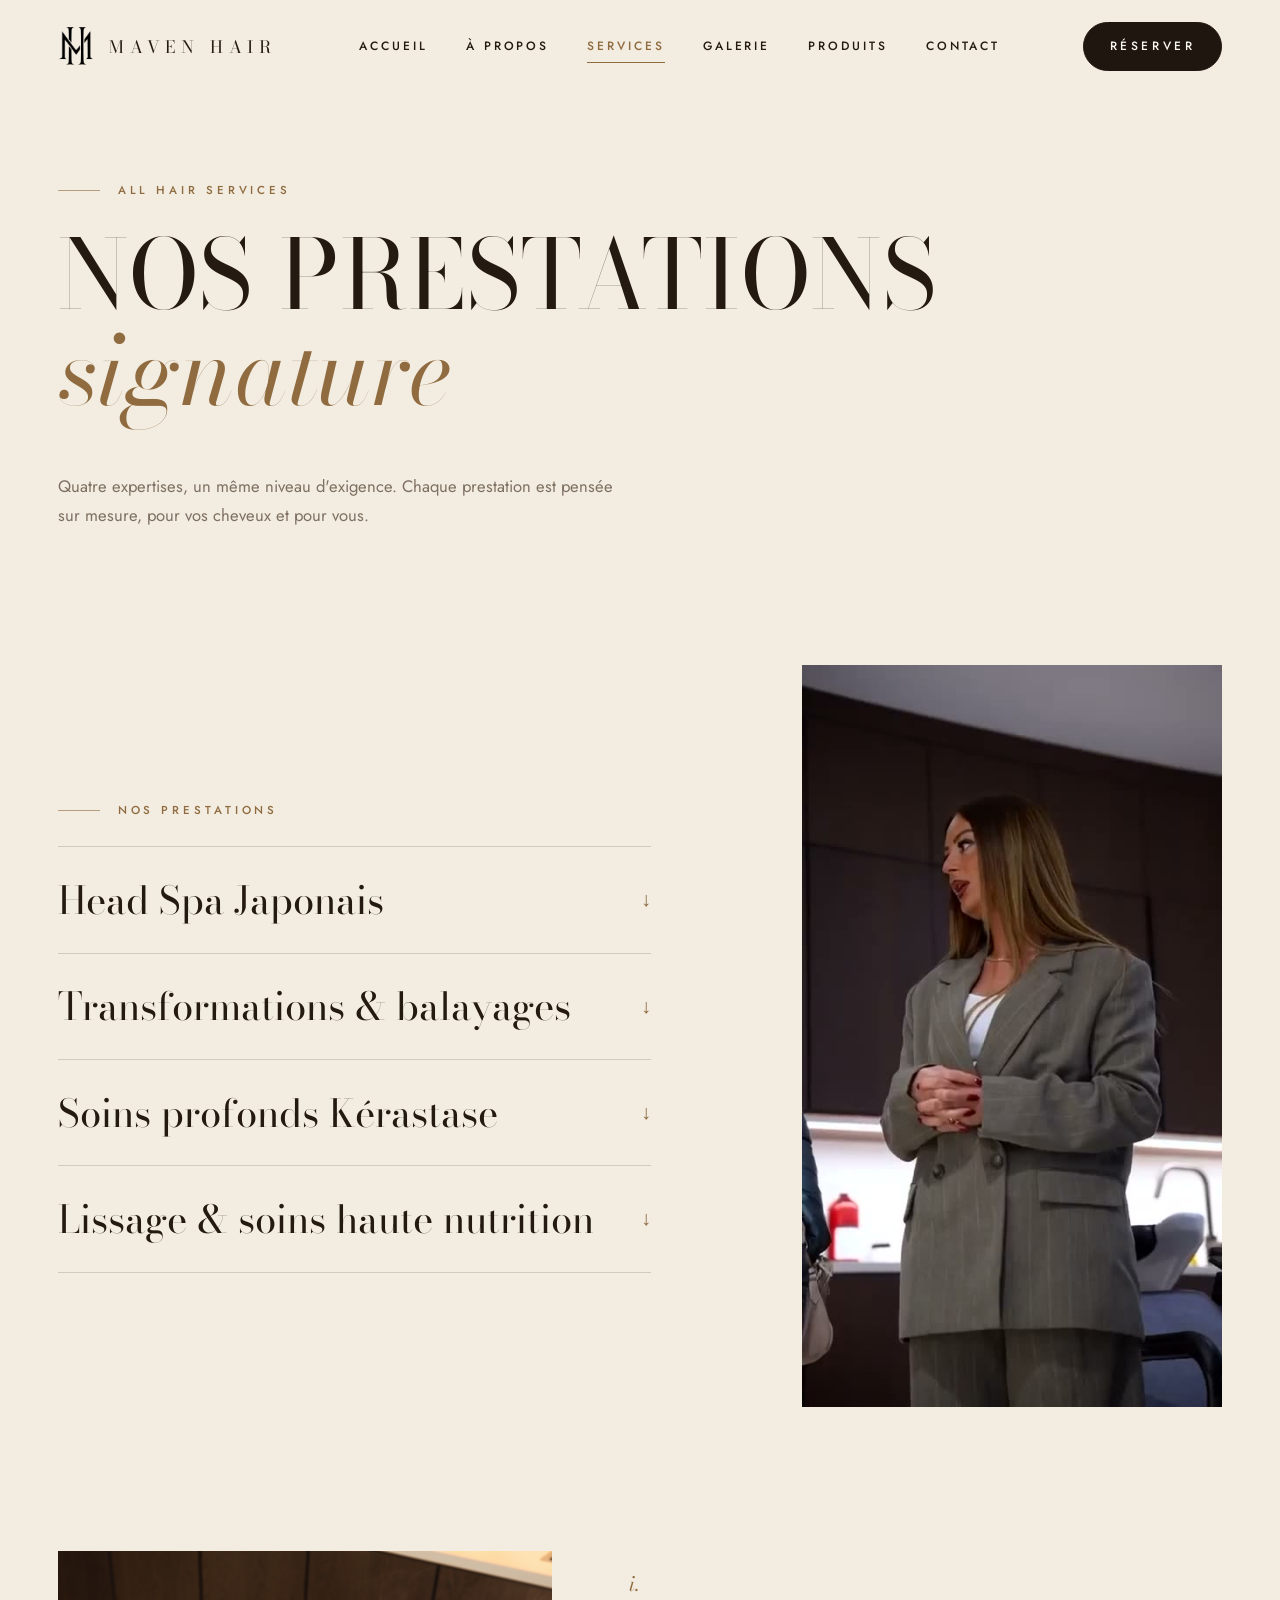
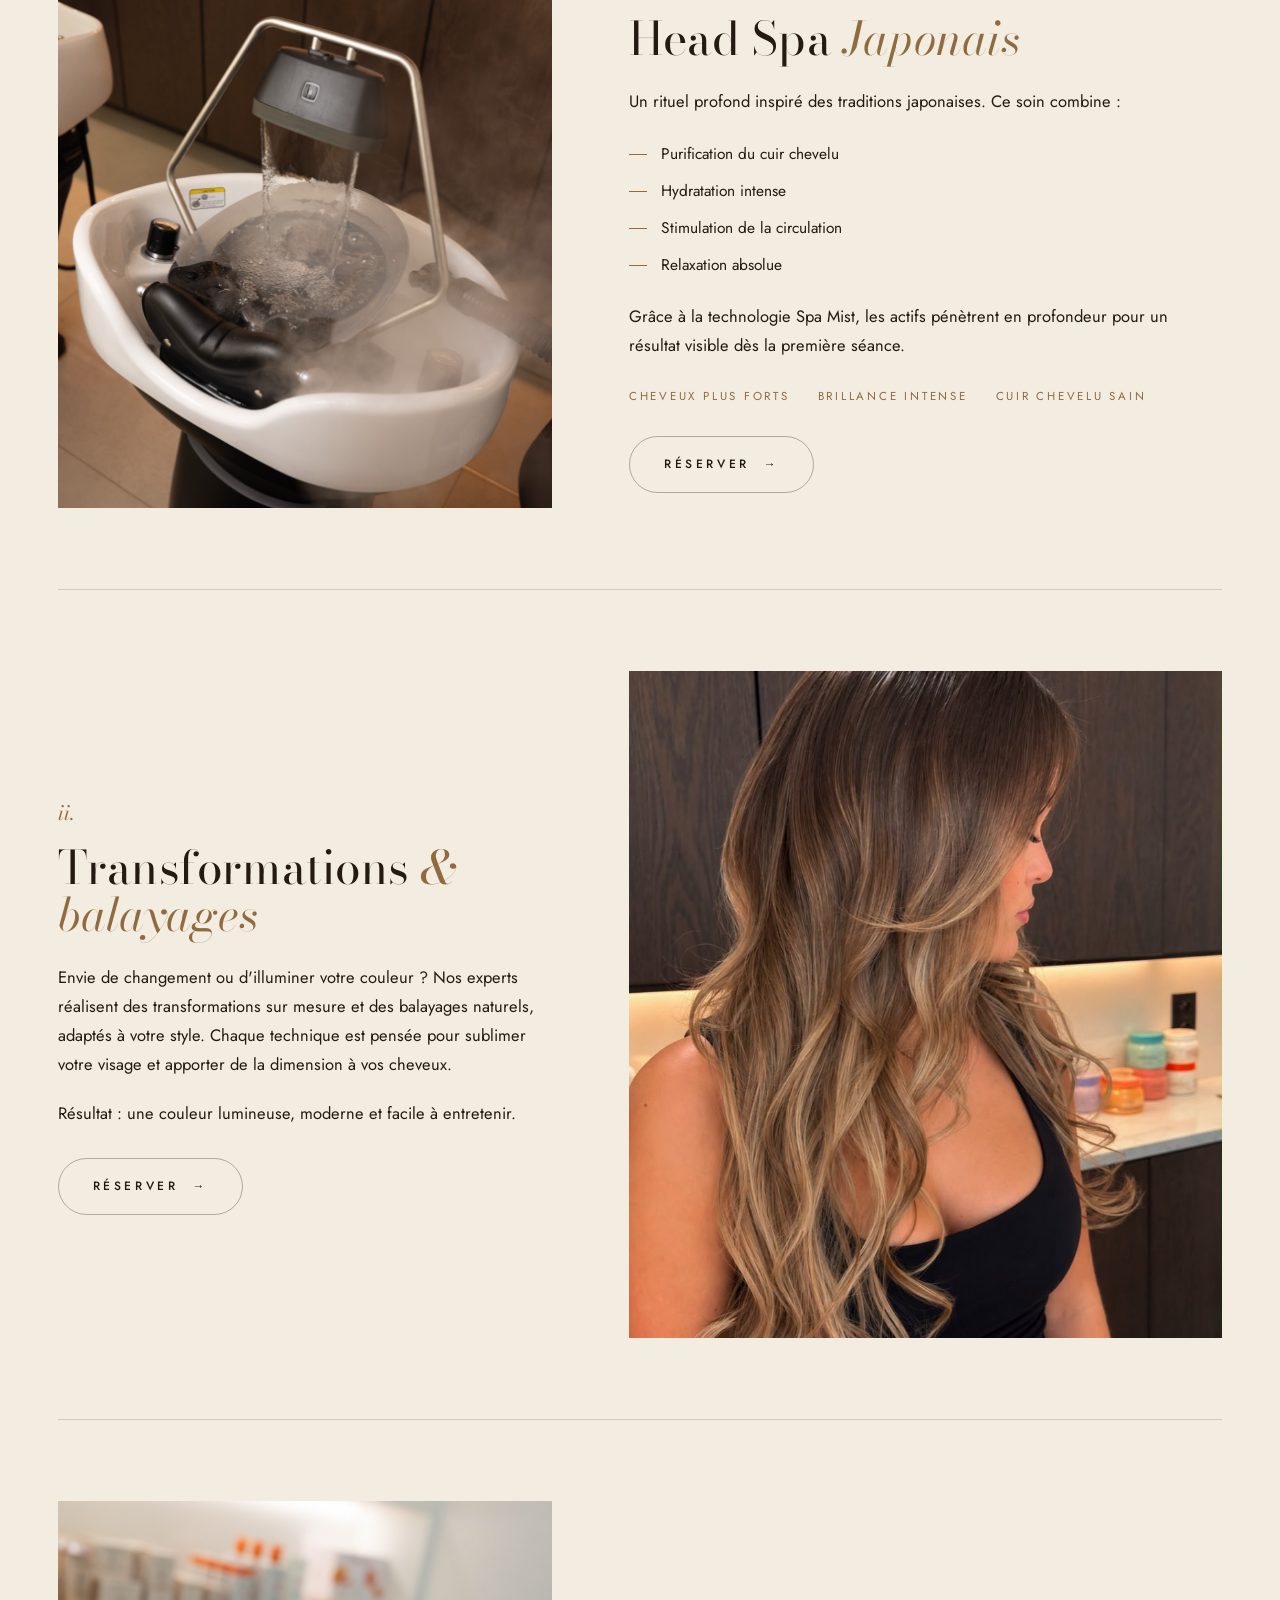
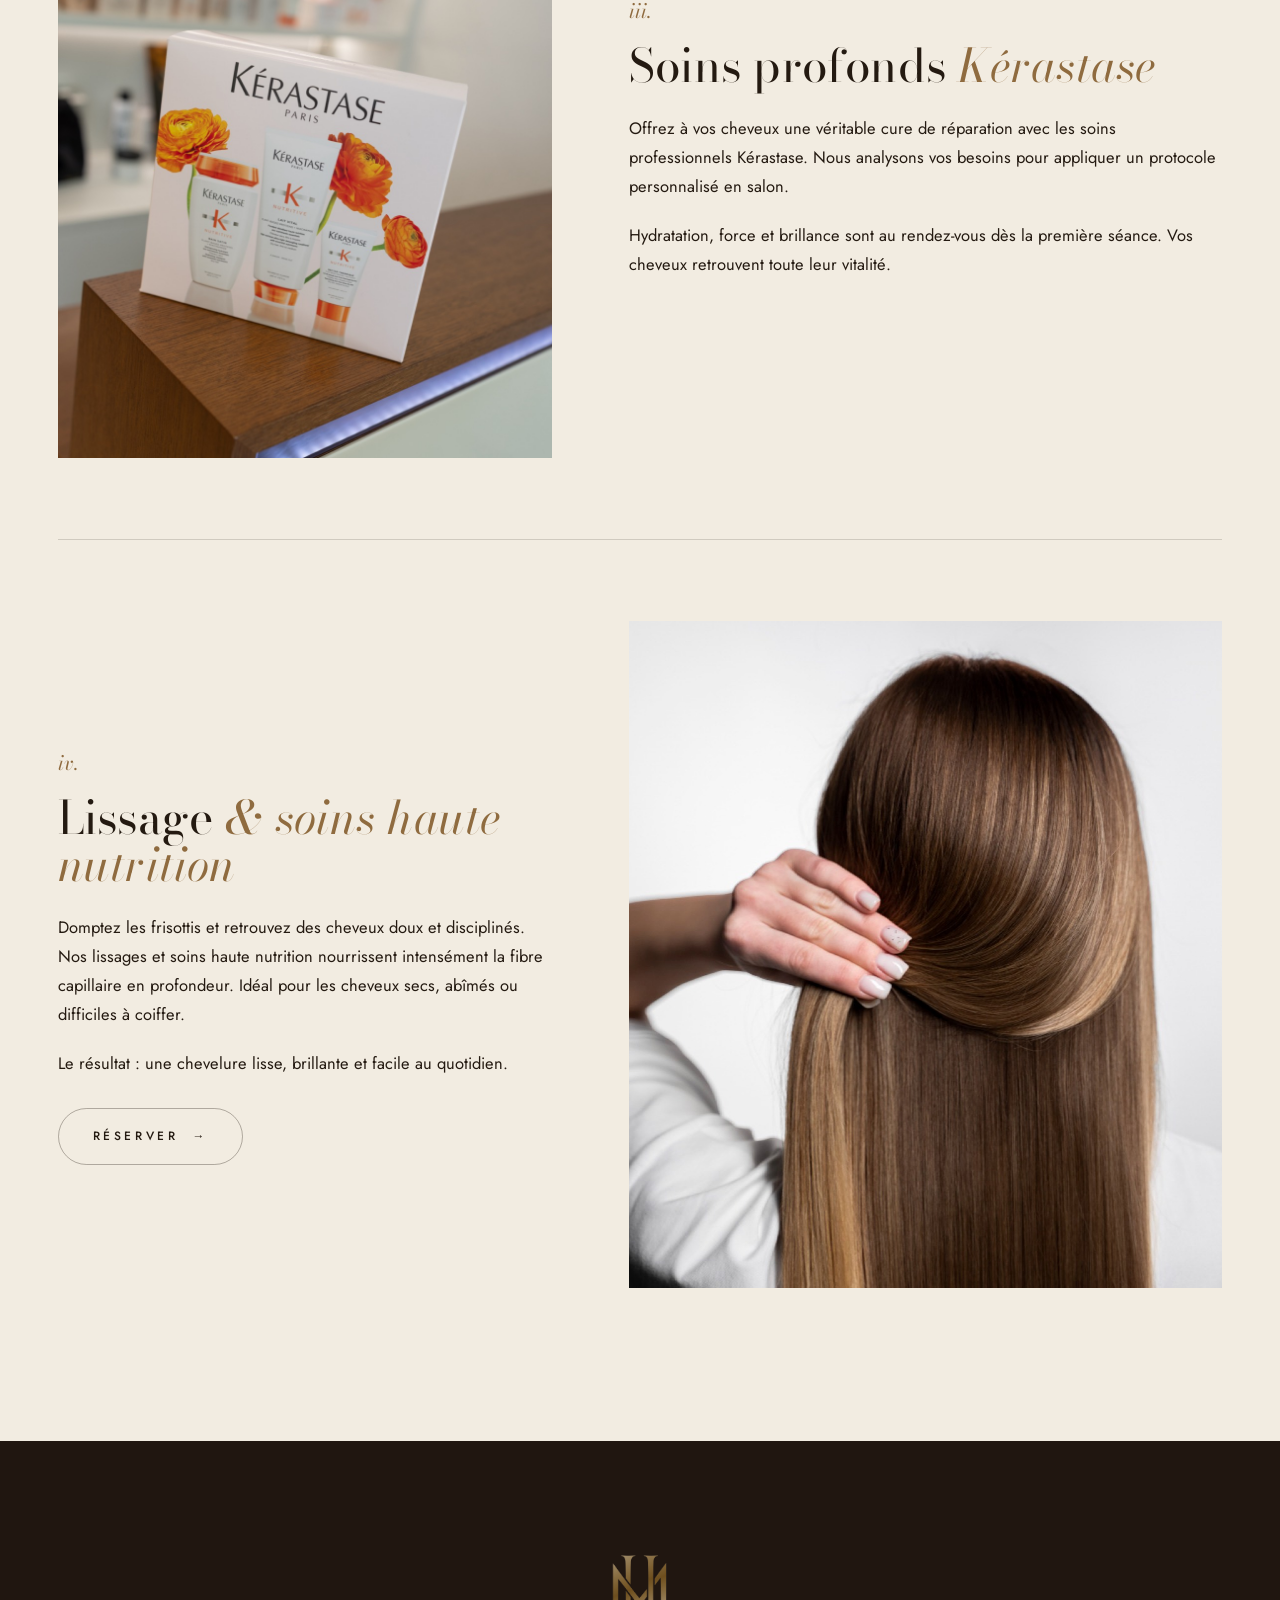
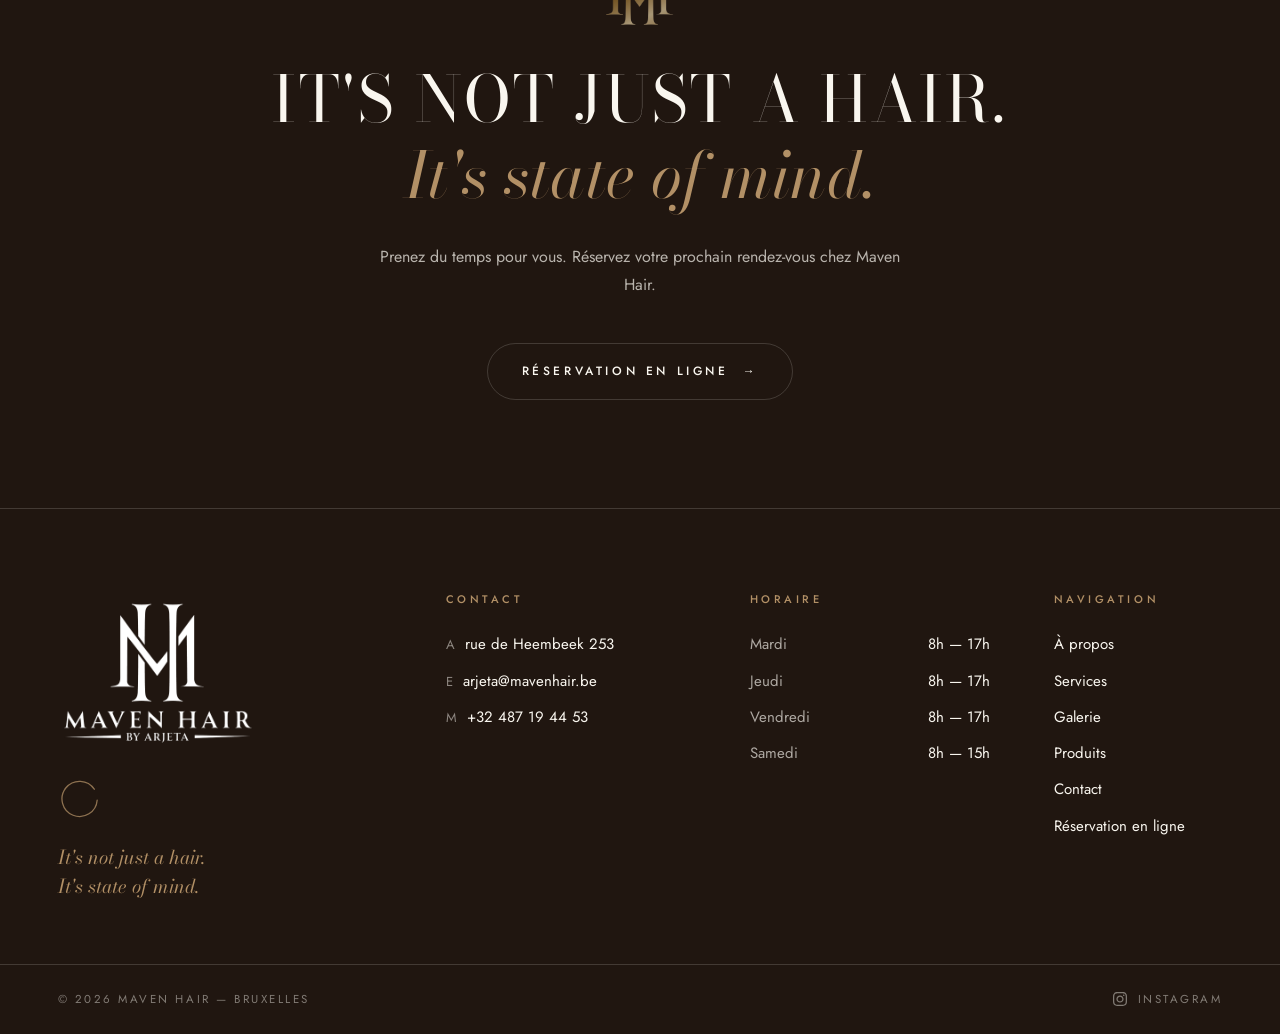
<file: services.html>
<!DOCTYPE html>
<html lang="fr">
<head>
  <meta charset="UTF-8">
  <meta name="viewport" content="width=device-width, initial-scale=1.0">
  <title>Services — Maven Hair | Head Spa, transformations, soins Kérastase</title>
  <meta name="description" content="Head Spa japonais, transformations et balayages, soins profonds Kérastase, lissages haute nutrition : les prestations signature de Maven Hair à Bruxelles.">
  <link rel="canonical" href="https://mrvision92.github.io/maven-hair/services.html">
  <meta name="theme-color" content="#F2ECE1">
  <meta property="og:type" content="website">
  <meta property="og:site_name" content="Maven Hair">
  <meta property="og:locale" content="fr_BE">
  <meta property="og:title" content="Services — Maven Hair | Head Spa, transformations, soins Kérastase">
  <meta property="og:description" content="Head Spa japonais, transformations et balayages, soins profonds Kérastase, lissages haute nutrition : les prestations signature de Maven Hair à Bruxelles.">
  <meta property="og:url" content="https://mrvision92.github.io/maven-hair/services.html">
  <meta property="og:image" content="https://mrvision92.github.io/maven-hair/assets/img/salon-1.jpg">
  <meta name="twitter:card" content="summary_large_image">
  <link rel="icon" type="image/png" href="assets/img/mono-gold.png">
  <link rel="preconnect" href="https://fonts.googleapis.com">
  <link rel="preconnect" href="https://fonts.gstatic.com" crossorigin>
  <link href="https://fonts.googleapis.com/css2?family=Bodoni+Moda:ital,opsz,wght@0,6..96,400;0,6..96,500;1,6..96,400&family=Jost:ital,wght@0,300;0,400;0,500;1,400&display=swap" rel="stylesheet">
  <link rel="stylesheet" href="css/style.css?v=d0bcd6df">
</head>
<body>

  <header class="site-header">
    <div class="wrap">
      <a class="brand" href="index.html" aria-label="Maven Hair — Accueil">
        <img src="assets/img/mono-black.png" alt="Monogramme Maven Hair" width="310" height="330">
        <span class="brand-word">Maven&nbsp;Hair</span>
      </a>
      <nav class="main-nav" aria-label="Navigation principale">
        <a href="index.html">Accueil</a>
        <a href="about.html">À propos</a>
        <a href="services.html" aria-current="page">Services</a>
        <a href="gallery.html">Galerie</a>
        <a href="products.html">Produits</a>
        <a href="contact.html">Contact</a>
      </nav>
      <div class="header-cta">
        <a class="btn btn--solid" href="https://salonkee.be/salon/l-a-coiffure?lang=fr" target="_blank" rel="noopener">Réserver</a>
      </div>
      <button class="burger" aria-label="Ouvrir le menu" aria-expanded="false"><span></span><span></span></button>
    </div>
  </header>

  <div class="mobile-menu">
    <nav aria-label="Navigation mobile">
      <a href="index.html">Accueil</a>
      <a href="about.html">À propos</a>
      <a href="services.html" aria-current="page">Services</a>
      <a href="gallery.html">Galerie</a>
      <a href="products.html">Produits</a>
      <a href="contact.html">Contact</a>
    </nav>
    <div class="menu-foot">
      <a class="btn btn--solid" href="https://salonkee.be/salon/l-a-coiffure?lang=fr" target="_blank" rel="noopener">Réservation en ligne</a>
      <span class="muted">rue de Heembeek 253 · +32 487 19 44 53</span>
    </div>
  </div>

  <main>

    <section class="page-hero">
      <div class="wrap page-hero-split">
        <div>
          <p class="eyebrow">All hair services</p>
          <h1 class="display">Nos prestations<br><em>signature</em></h1>
        </div>
        <p class="intro muted">Quatre expertises, un même niveau d'exigence. Chaque prestation est pensée sur mesure, pour vos cheveux et pour vous.</p>
      </div>
    </section>

    <section class="section--tight svc-intro">
      <div class="wrap svc-intro-grid">
        <div>
          <p class="eyebrow reveal">Nos prestations</p>
          <nav class="service-list reveal" aria-label="Aller à une prestation">
            <a class="service-row service-row--compact" href="#head-spa">
              <span class="name">Head Spa Japonais</span>
              <span class="go" aria-hidden="true">↓</span>
            </a>
            <a class="service-row service-row--compact" href="#transformations">
              <span class="name">Transformations &amp; balayages</span>
              <span class="go" aria-hidden="true">↓</span>
            </a>
            <a class="service-row service-row--compact" href="#kerastase">
              <span class="name">Soins profonds Kérastase</span>
              <span class="go" aria-hidden="true">↓</span>
            </a>
            <a class="service-row service-row--compact" href="#lissage">
              <span class="name">Lissage &amp; soins haute nutrition</span>
              <span class="go" aria-hidden="true">↓</span>
            </a>
          </nav>
        </div>
        <div class="mask-img cine-portrait shoji">
          <video src="assets/video/services.mp4" poster="assets/img/services-poster.jpg" preload="none" data-lazyplay muted loop playsinline aria-label="La fontaine du Head Spa en action chez Maven Hair"></video>
        </div>
      </div>
    </section>

    <section class="section section--tight">
      <div class="wrap">

        <article class="svc-block" id="head-spa">
          <div class="svc-media mask-img shoji">
            <img src="assets/img/headspa-vapeur.jpg" alt="Le bac Head Spa et la vapeur Spa Mist en action au salon Maven Hair" loading="lazy">
          </div>
          <div class="svc-copy">
            <span class="num reveal">i.</span>
            <h2 class="display reveal">Head Spa <em>Japonais</em></h2>
            <p class="reveal" data-delay="1">Un rituel profond inspiré des traditions japonaises. Ce soin combine&nbsp;:</p>
            <ul class="reveal" data-delay="1">
              <li>Purification du cuir chevelu</li>
              <li>Hydratation intense</li>
              <li>Stimulation de la circulation</li>
              <li>Relaxation absolue</li>
            </ul>
            <p class="reveal" data-delay="2">Grâce à la technologie Spa Mist, les actifs pénètrent en profondeur pour un résultat visible dès la première séance.</p>
            <div class="results reveal" data-delay="2">
              <span>Cheveux plus forts</span>
              <span>Brillance intense</span>
              <span>Cuir chevelu sain</span>
            </div>
            <p class="reveal" data-delay="3" style="margin-top: 30px;"><a class="btn" href="https://salonkee.be/salon/l-a-coiffure?lang=fr" target="_blank" rel="noopener">Réserver <span class="arrow">→</span></a></p>
          </div>
        </article>

        <article class="svc-block flip" id="transformations">
          <div class="svc-media mask-img">
            <img src="assets/img/ba1-apres.jpg" alt="Balayage caramel ondulé réalisé chez Maven Hair" loading="lazy">
          </div>
          <div class="svc-copy">
            <span class="num reveal">ii.</span>
            <h2 class="display reveal">Transformations <em>&amp; balayages</em></h2>
            <p class="reveal" data-delay="1">Envie de changement ou d'illuminer votre couleur&nbsp;? Nos experts réalisent des transformations sur mesure et des balayages naturels, adaptés à votre style. Chaque technique est pensée pour sublimer votre visage et apporter de la dimension à vos cheveux.</p>
            <p class="reveal" data-delay="1">Résultat&nbsp;: une couleur lumineuse, moderne et facile à entretenir.</p>
            <p class="reveal" data-delay="2" style="margin-top: 30px;"><a class="btn" href="https://salonkee.be/salon/l-a-coiffure?lang=fr" target="_blank" rel="noopener">Réserver <span class="arrow">→</span></a></p>
          </div>
        </article>

        <article class="svc-block" id="kerastase">
          <div class="svc-media mask-img">
            <img src="assets/img/kerastase-nutritive-salon.jpg" alt="Présentoir de soins Kérastase au salon Maven Hair" loading="lazy">
          </div>
          <div class="svc-copy">
            <span class="num reveal">iii.</span>
            <h2 class="display reveal">Soins profonds <em>Kérastase</em></h2>
            <p class="reveal" data-delay="1">Offrez à vos cheveux une véritable cure de réparation avec les soins professionnels Kérastase. Nous analysons vos besoins pour appliquer un protocole personnalisé en salon.</p>
            <p class="reveal" data-delay="1">Hydratation, force et brillance sont au rendez-vous dès la première séance. Vos cheveux retrouvent toute leur vitalité.</p>
            <p class="reveal" data-delay="2" style="margin-top: 30px;"><a class="btn" href="https://salonkee.be/salon/l-a-coiffure?lang=fr" target="_blank" rel="noopener">Réserver <span class="arrow">→</span></a></p>
          </div>
        </article>

        <article class="svc-block flip" id="lissage">
          <div class="svc-media mask-img">
            <img src="assets/img/stock-lisse.jpg" alt="Chevelure lisse et brillante après un soin haute nutrition" loading="lazy">
          </div>
          <div class="svc-copy">
            <span class="num reveal">iv.</span>
            <h2 class="display reveal">Lissage <em>&amp; soins haute nutrition</em></h2>
            <p class="reveal" data-delay="1">Domptez les frisottis et retrouvez des cheveux doux et disciplinés. Nos lissages et soins haute nutrition nourrissent intensément la fibre capillaire en profondeur. Idéal pour les cheveux secs, abîmés ou difficiles à coiffer.</p>
            <p class="reveal" data-delay="1">Le résultat&nbsp;: une chevelure lisse, brillante et facile au quotidien.</p>
            <p class="reveal" data-delay="2" style="margin-top: 30px;"><a class="btn" href="https://salonkee.be/salon/l-a-coiffure?lang=fr" target="_blank" rel="noopener">Réserver <span class="arrow">→</span></a></p>
          </div>
        </article>

      </div>
    </section>

    <section class="section dark final-cta">
      <div class="wrap">
        <img class="mono reveal" src="assets/img/mono-gold.png" alt="" aria-hidden="true">
        <h2 class="display reveal">It's not just a hair.<br><em>It's state of mind.</em></h2>
        <p class="invite reveal" data-delay="1">Prenez du temps pour vous. Réservez votre prochain rendez-vous chez Maven Hair.</p>
        <a class="btn btn--light reveal" data-delay="2" href="https://salonkee.be/salon/l-a-coiffure?lang=fr" target="_blank" rel="noopener">Réservation en ligne <span class="arrow">→</span></a>
      </div>
    </section>

  </main>

  <footer class="site-footer">
    <div class="wrap footer-grid">
      <div class="footer-brand">
        <img src="assets/img/logo-white.png" alt="Maven Hair by Arjeta" loading="lazy">
        <svg class="footer-enso draw-svg" viewBox="0 0 200 200" aria-hidden="true"><path d="M165 60 A80 80 0 1 0 178 110" fill="none" stroke="currentColor" stroke-width="1.3" stroke-linecap="round" vector-effect="non-scaling-stroke" data-dur="2.6"/></svg>
        <p class="state-of-mind">It's not just a hair.<br>It's state of mind.</p>
      </div>
      <div>
        <h3 class="footer-h">Contact</h3>
        <ul class="footer-list">
          <li><span class="k">A</span>rue de Heembeek 253</li>
          <li><span class="k">E</span><a href="mailto:arjeta@mavenhair.be">arjeta@mavenhair.be</a></li>
          <li><span class="k">M</span><a href="tel:+32487194453">+32 487 19 44 53</a></li>
        </ul>
      </div>
      <div>
        <h3 class="footer-h">Horaire</h3>
        <ul class="footer-list hours-list">
          <li><span class="d">Mardi</span><span>8h — 17h</span></li>
          <li><span class="d">Jeudi</span><span>8h — 17h</span></li>
          <li><span class="d">Vendredi</span><span>8h — 17h</span></li>
          <li><span class="d">Samedi</span><span>8h — 15h</span></li>
        </ul>
      </div>
      <div>
        <h3 class="footer-h">Navigation</h3>
        <ul class="footer-list">
          <li><a href="about.html">À propos</a></li>
          <li><a href="services.html">Services</a></li>
          <li><a href="gallery.html">Galerie</a></li>
          <li><a href="products.html">Produits</a></li>
          <li><a href="contact.html">Contact</a></li>
          <li><a href="https://salonkee.be/salon/l-a-coiffure?lang=fr" target="_blank" rel="noopener">Réservation en ligne</a></li>
        </ul>
      </div>
    </div>
    <div class="wrap footer-bottom">
      <span>© 2026 Maven Hair — Bruxelles</span>
      <a class="insta-link" href="https://www.instagram.com/mavenhair.be/" target="_blank" rel="noopener" aria-label="Instagram Maven Hair">
        <svg viewBox="0 0 448 512" aria-hidden="true"><path d="M224.1 141c-63.6 0-114.9 51.3-114.9 114.9s51.3 114.9 114.9 114.9S339 319.5 339 255.9 287.7 141 224.1 141zm0 189.6c-41.1 0-74.7-33.5-74.7-74.7s33.5-74.7 74.7-74.7 74.7 33.5 74.7 74.7-33.6 74.7-74.7 74.7zm146.4-194.3c0 14.9-12 26.8-26.8 26.8-14.9 0-26.8-12-26.8-26.8s12-26.8 26.8-26.8 26.8 12 26.8 26.8zm76.1 27.2c-1.7-35.9-9.9-67.7-36.2-93.9-26.2-26.2-58-34.4-93.9-36.2-37-2.1-147.9-2.1-184.9 0-35.8 1.7-67.6 9.9-93.9 36.1s-34.4 58-36.2 93.9c-2.1 37-2.1 147.9 0 184.9 1.7 35.9 9.9 67.7 36.2 93.9s58 34.4 93.9 36.2c37 2.1 147.9 2.1 184.9 0 35.9-1.7 67.7-9.9 93.9-36.2 26.2-26.2 34.4-58 36.2-93.9 2.1-37 2.1-147.8 0-184.8zM398.8 388c-7.8 19.6-22.9 34.7-42.6 42.6-29.5 11.7-99.5 9-132.1 9s-102.7 2.6-132.1-9c-19.6-7.8-34.7-22.9-42.6-42.6-11.7-29.5-9-99.5-9-132.1s-2.6-102.7 9-132.1c7.8-19.6 22.9-34.7 42.6-42.6 29.5-11.7 99.5-9 132.1-9s102.7-2.6 132.1 9c19.6 7.8 34.7 22.9 42.6 42.6 11.7 29.5 9 99.5 9 132.1s2.7 102.7-9 132.1z"/></svg>
        Instagram
      </a>
    </div>
  </footer>

  <script src="js/main.js?v=d0bcd6df" defer></script>
</body>
</html>
</file>
<file: css/style.css>
/* ============================================================
   MAVEN HAIR — Design System
   Palette : ivoire / sable / chocolat profond / bronze
   Type    : Bodoni Moda (display) + Jost (interface)
   ============================================================ */

:root {
  --paper:        #F2ECE1;
  --paper-soft:   #EAE1D1;
  --ivory:        #F9F6EF;
  --espresso:     #201610;
  --espresso-2:   #2A1E15;
  --ink:          #241A11;
  --muted:        #7E7060;
  --bronze:       #8F6B3F;
  --bronze-soft:  #B29066;
  --line:         rgba(36, 26, 17, .16);
  --line-strong:  rgba(36, 26, 17, .32);
  --line-dark:    rgba(249, 246, 239, .16);
  --serif:  "Bodoni Moda", "Bodoni Moda SC", Didot, "Times New Roman", serif;
  --sans:   "Jost", "Futura", "Century Gothic", sans-serif;
  --gutter: clamp(20px, 4.5vw, 72px);
  --ease:   cubic-bezier(.22, .8, .24, 1);
}

/* ---------- Base ---------- */

*, *::before, *::after { box-sizing: border-box; }

html { scroll-behavior: smooth; }

body {
  margin: 0;
  background: var(--paper);
  color: var(--ink);
  font-family: var(--sans);
  font-size: 16.5px;
  line-height: 1.75;
  font-weight: 400;
  -webkit-font-smoothing: antialiased;
  text-rendering: optimizeLegibility;
}

img, video { display: block; max-width: 100%; }

a { color: inherit; text-decoration: none; }

h1, h2, h3, h4 { margin: 0; font-weight: 400; }

p { margin: 0 0 1.2em; }
p:last-child { margin-bottom: 0; }

::selection { background: var(--bronze-soft); color: var(--ivory); }

:focus-visible { outline: 2px solid var(--bronze); outline-offset: 3px; }

/* ---------- Utilities ---------- */

.wrap {
  max-width: 1480px;
  margin-inline: auto;
  padding-inline: var(--gutter);
}

.eyebrow {
  font-family: var(--sans);
  font-size: 11.5px;
  font-weight: 500;
  letter-spacing: .34em;
  text-transform: uppercase;
  color: var(--bronze);
  display: flex;
  align-items: center;
  gap: 18px;
  margin: 0 0 26px;
}
.eyebrow::before {
  content: "";
  width: 42px;
  height: 1px;
  background: var(--bronze);
  opacity: .6;
  flex: none;
}
.eyebrow--bare::before { display: none; }
.eyebrow--center { justify-content: center; }
.eyebrow--center::before { display: none; }

.display {
  font-family: var(--serif);
  font-weight: 400;
  line-height: 1.04;
  letter-spacing: .005em;
}

.display em,
.italic-accent {
  font-style: italic;
  font-weight: 400;
  color: var(--bronze);
}

.lead {
  font-size: clamp(17px, 1.35vw, 20px);
  line-height: 1.8;
  color: var(--ink);
}

.measure { max-width: 62ch; }

.muted { color: var(--muted); }

/* Boutons */
.btn {
  display: inline-flex;
  align-items: center;
  gap: 14px;
  font-family: var(--sans);
  font-size: 12px;
  font-weight: 500;
  letter-spacing: .3em;
  text-transform: uppercase;
  color: var(--ink);
  border: 1px solid var(--line-strong);
  border-radius: 999px;
  padding: 17px 34px;
  transition: background .45s var(--ease), color .45s var(--ease), border-color .45s var(--ease);
}
.btn .arrow { transition: transform .45s var(--ease); }
.btn:hover { background: var(--espresso); border-color: var(--espresso); color: var(--ivory); }
.btn:hover .arrow { transform: translateX(5px); }

.btn--solid { background: var(--espresso); border-color: var(--espresso); color: var(--ivory); }
.btn--solid:hover { background: var(--bronze); border-color: var(--bronze); }

.btn--light { border-color: var(--line-dark); color: var(--ivory); }
.btn--light:hover { background: var(--ivory); border-color: var(--ivory); color: var(--espresso); }

/* Lien souligné animé */
.line-link {
  display: inline-flex;
  align-items: baseline;
  gap: 10px;
  font-size: 12px;
  font-weight: 500;
  letter-spacing: .28em;
  text-transform: uppercase;
  color: var(--ink);
  padding-bottom: 6px;
  position: relative;
}
.line-link::after {
  content: "";
  position: absolute;
  left: 0; right: 0; bottom: 0;
  height: 1px;
  background: var(--ink);
  transform-origin: right;
  transition: transform .5s var(--ease);
}
.line-link:hover::after { transform: scaleX(.35); transform-origin: left; }

/* Révélation au scroll */
.reveal {
  opacity: 0;
  transform: translateY(26px);
  transition: opacity 1s var(--ease), transform 1s var(--ease);
}
.reveal.in { opacity: 1; transform: none; }
.reveal[data-delay="1"] { transition-delay: .12s; }
.reveal[data-delay="2"] { transition-delay: .24s; }
.reveal[data-delay="3"] { transition-delay: .36s; }

/* Image avec voile qui se retire */
.mask-img { position: relative; overflow: hidden; }
.mask-img::after {
  content: "";
  position: absolute;
  inset: 0;
  background: var(--paper-soft);
  transform: scaleY(1);
  transform-origin: top;
  transition: transform 1.1s var(--ease) .1s;
}
.dark .mask-img::after, .mask-img--dark::after { background: var(--espresso-2); }
.mask-img.in::after { transform: scaleY(0); }
.mask-img img, .mask-img video {
  width: 100%; height: 100%; object-fit: cover;
  transform: scale(1.06);
  transition: transform 1.4s var(--ease);
}
.mask-img.in img, .mask-img.in video { transform: scale(1); }

/* ============================================================
   Header
   ============================================================ */

.site-header {
  position: fixed;
  inset: 0 0 auto 0;
  z-index: 60;
  transition: background .5s var(--ease), box-shadow .5s var(--ease), transform .5s var(--ease);
}
.site-header .wrap {
  max-width: none;
  display: flex;
  align-items: center;
  justify-content: space-between;
  gap: 24px;
  padding-block: 22px;
  transition: padding .5s var(--ease);
}
.site-header.scrolled {
  background: color-mix(in srgb, var(--paper) 88%, transparent);
  -webkit-backdrop-filter: blur(14px);
  backdrop-filter: blur(14px);
  box-shadow: 0 1px 0 var(--line);
}
.site-header.scrolled .wrap { padding-block: 14px; }
.site-header.hidden { transform: translateY(-100%); }

.brand {
  display: flex;
  align-items: center;
  gap: 14px;
}
.brand img { height: 40px; width: auto; transition: height .5s var(--ease); }
.site-header.scrolled .brand img { height: 32px; }
.brand-word {
  font-family: var(--serif);
  font-size: 17px;
  letter-spacing: .34em;
  text-transform: uppercase;
  translate: 0 1px;
}

.main-nav { display: flex; align-items: center; gap: clamp(20px, 3vw, 44px); }
.main-nav a {
  font-size: 12px;
  font-weight: 500;
  letter-spacing: .24em;
  text-transform: uppercase;
  position: relative;
  padding: 6px 0;
}
.main-nav a::after {
  content: "";
  position: absolute;
  left: 0; bottom: 0;
  width: 100%; height: 1px;
  background: var(--bronze);
  transform: scaleX(0);
  transform-origin: right;
  transition: transform .45s var(--ease);
}
.main-nav a:hover::after,
.main-nav a[aria-current="page"]::after { transform: scaleX(1); transform-origin: left; }
.main-nav a[aria-current="page"] { color: var(--bronze); }

.header-cta { display: inline-flex; }
.header-cta .btn { padding: 13px 26px; }

/* Burger */
.burger {
  display: none;
  background: none;
  border: 0;
  padding: 10px 0;
  cursor: pointer;
  width: 34px;
}
.burger span {
  display: block;
  height: 1.5px;
  background: var(--ink);
  transition: transform .45s var(--ease), opacity .3s;
}
.burger span + span { margin-top: 8px; }
.menu-open .burger span:nth-child(1) { transform: translateY(4.75px) rotate(45deg); }
.menu-open .burger span:nth-child(2) { transform: translateY(-4.75px) rotate(-45deg); }

/* Menu mobile plein écran */
.mobile-menu {
  position: fixed;
  inset: 0;
  z-index: 55;
  background: var(--paper);
  display: flex;
  flex-direction: column;
  justify-content: center;
  padding: 100px var(--gutter) 48px;
  opacity: 0;
  visibility: hidden;
  transition: opacity .5s var(--ease), visibility 0s .5s;
}
.menu-open .mobile-menu { opacity: 1; visibility: visible; transition: opacity .5s var(--ease); }
.mobile-menu nav { display: flex; flex-direction: column; gap: 4px; }
.mobile-menu nav a {
  font-family: var(--serif);
  font-size: clamp(34px, 9vw, 54px);
  line-height: 1.35;
  padding: 2px 0;
  display: flex;
  align-items: baseline;
  gap: 16px;
  opacity: 0;
  transform: translateY(18px);
  transition: opacity .55s var(--ease), transform .55s var(--ease);
}
.menu-open .mobile-menu nav a { opacity: 1; transform: none; }
.mobile-menu nav a:nth-child(1) { transition-delay: .08s; }
.mobile-menu nav a:nth-child(2) { transition-delay: .14s; }
.mobile-menu nav a:nth-child(3) { transition-delay: .2s; }
.mobile-menu nav a:nth-child(4) { transition-delay: .26s; }
.mobile-menu nav a:nth-child(5) { transition-delay: .32s; }
.mobile-menu nav a:nth-child(6) { transition-delay: .38s; }
.mobile-menu nav a[aria-current="page"] { color: var(--bronze); font-style: italic; }
.mobile-menu .menu-foot {
  margin-top: 48px;
  display: flex;
  flex-direction: column;
  gap: 18px;
  opacity: 0;
  transition: opacity .6s var(--ease) .45s;
}
.menu-open .mobile-menu .menu-foot { opacity: 1; }

body.menu-open { overflow: hidden; }

/* ============================================================
   Hero (accueil)
   ============================================================ */

.hero {
  position: relative;
  min-height: 100svh;
  display: flex;
  flex-direction: column;
  justify-content: flex-end;
  padding-top: 120px;
  overflow: hidden;
}

.hero-grid {
  position: relative;
  display: grid;
  grid-template-columns: minmax(0, 1fr) minmax(280px, 460px);
  gap: clamp(24px, 4vw, 64px);
  align-items: end;
  padding-bottom: clamp(40px, 6vh, 84px);
}

.hero-eyebrow { margin-bottom: clamp(24px, 4vh, 52px); }

.hero-title {
  font-size: clamp(66px, 12.5vw, 186px);
  line-height: .92;
  letter-spacing: .01em;
  text-transform: uppercase;
  position: relative;
  z-index: 2;
}
.hero-title .row { display: block; overflow: hidden; }
.hero-title .row > span {
  display: block;
  transform: translateY(110%);
  transition: transform 1.2s var(--ease);
}
.loaded .hero-title .row > span { transform: none; }
.hero-title .row:nth-child(2) > span { transition-delay: .12s; }
.hero-title .indent { padding-left: clamp(40px, 8vw, 160px); }
.hero-title .amp {
  font-style: italic;
  text-transform: none;
  color: var(--bronze);
  font-size: .5em;
  letter-spacing: .02em;
  vertical-align: .18em;
  margin-left: .18em;
}
.hero-title .row--sub { margin-top: .06em; }
.hero-title .row--sub .sub {
  font-style: italic;
  text-transform: none;
  color: var(--bronze);
  font-size: .3em;
  line-height: 1.2;
  letter-spacing: .04em;
  padding-left: clamp(80px, 16vw, 320px);
  transition-delay: .22s;
}

.hero-sub {
  margin-top: clamp(28px, 4vh, 48px);
  display: flex;
  flex-wrap: wrap;
  align-items: flex-end;
  gap: 32px 56px;
  opacity: 0;
  transform: translateY(20px);
  transition: opacity 1s var(--ease) .55s, transform 1s var(--ease) .55s;
}
.loaded .hero-sub { opacity: 1; transform: none; }
.hero-sub .tagline {
  font-family: var(--serif);
  font-style: italic;
  font-size: clamp(19px, 1.8vw, 26px);
  line-height: 1.45;
  max-width: 20em;
}

.hero-media {
  position: relative;
  z-index: 3;
  align-self: stretch;
  min-height: clamp(360px, 58vh, 640px);
  opacity: 0;
  transition: opacity .8s var(--ease) .35s;
}
.loaded .hero-media { opacity: 1; }
.hero-media .mask-img { position: absolute; inset: 0; }
.hero-media figcaption {
  position: absolute;
  bottom: 14px;
  left: 16px;
  z-index: 2;
  color: var(--ivory);
  font-size: 11px;
  letter-spacing: .3em;
  text-transform: uppercase;
  opacity: .85;
}

.hero-foot {
  border-top: 1px solid var(--line);
  padding-block: 18px;
  display: flex;
  justify-content: space-between;
  gap: 24px;
  font-size: 11.5px;
  letter-spacing: .26em;
  text-transform: uppercase;
  color: var(--muted);
}

/* ---------- Bandeau défilant ---------- */

.marquee {
  border-block: 1px solid var(--line);
  overflow: hidden;
  padding-block: 20px;
  background: var(--ivory);
}
.marquee-track {
  display: flex;
  gap: 0;
  width: max-content;
  animation: marquee 36s linear infinite;
}
.marquee span {
  font-family: var(--serif);
  font-style: italic;
  font-size: clamp(18px, 1.8vw, 24px);
  white-space: nowrap;
  padding-right: 24px;
  color: var(--ink);
}
.marquee .sep { color: var(--bronze); padding-right: 24px; }
@keyframes marquee {
  to { transform: translateX(-50%); }
}

/* ============================================================
   Sections
   ============================================================ */

.section { padding-block: clamp(84px, 12vh, 160px); }
.section--tight { padding-block: clamp(56px, 8vh, 100px); }

.dark {
  background: var(--espresso);
  color: var(--ivory);
}
.dark .eyebrow { color: var(--bronze-soft); }
.dark .eyebrow::before { background: var(--bronze-soft); }
.dark .muted { color: rgba(249, 246, 239, .55); }
.dark .line-link { color: var(--ivory); }
.dark .line-link::after { background: var(--bronze-soft); }

/* --- Bienvenue (split éditorial) --- */

.welcome-grid {
  display: grid;
  grid-template-columns: minmax(0, 5fr) minmax(0, 6fr);
  gap: clamp(40px, 6vw, 110px);
  align-items: start;
}
.welcome-copy { position: sticky; top: 120px; }
.welcome-title { font-size: clamp(34px, 4vw, 58px); margin-bottom: 30px; }
.welcome-media { display: grid; gap: clamp(20px, 2.5vw, 36px); }
.welcome-media .primary { aspect-ratio: 4 / 4.6; }
.welcome-stack { position: relative; margin-bottom: clamp(36px, 5vw, 72px); }
.welcome-inset {
  position: absolute;
  z-index: 2;
  right: clamp(-28px, -1.5vw, -14px);
  bottom: clamp(-52px, -3.5vw, -30px);
  width: clamp(130px, 34%, 240px);
  margin: 0;
  border: clamp(6px, .7vw, 10px) solid var(--paper);
  box-shadow: 0 26px 60px rgba(24, 16, 10, .22);
  background: var(--paper);
}
.welcome-inset img {
  width: 100%;
  aspect-ratio: 3 / 4;
  object-fit: cover;
}
.welcome-media .caption-row {
  display: flex;
  justify-content: space-between;
  align-items: baseline;
  gap: 20px;
  font-size: 11.5px;
  letter-spacing: .26em;
  text-transform: uppercase;
  color: var(--muted);
}

.pull-quote {
  font-family: var(--serif);
  font-style: italic;
  font-size: clamp(21px, 2vw, 28px);
  line-height: 1.5;
  border-left: 1px solid var(--bronze);
  padding-left: 26px;
  margin: 36px 0;
  color: var(--espresso-2);
}
.dark .pull-quote { color: var(--ivory); }

/* --- Head Spa (immersif sombre) --- */

.ritual { position: relative; }
.ritual-grid {
  display: grid;
  grid-template-columns: minmax(0, 6fr) minmax(0, 5fr);
  gap: clamp(40px, 6vw, 110px);
  align-items: center;
}
.ritual-media { aspect-ratio: 4 / 4.4; }
.ritual-title { font-size: clamp(38px, 4.6vw, 66px); margin-bottom: 28px; }
.ritual-list {
  list-style: none;
  margin: 36px 0;
  padding: 0;
  border-top: 1px solid var(--line-dark);
}
.ritual-list li {
  display: flex;
  align-items: baseline;
  justify-content: space-between;
  gap: 24px;
  padding: 15px 0;
  border-bottom: 1px solid var(--line-dark);
}
.ritual-list .term {
  font-family: var(--serif);
  font-size: clamp(19px, 1.6vw, 24px);
}
.ritual-list .note {
  font-size: 11.5px;
  letter-spacing: .24em;
  text-transform: uppercase;
  color: var(--bronze-soft);
  text-align: right;
}
.ritual-results {
  display: flex;
  flex-wrap: wrap;
  gap: 12px 32px;
  margin: 26px 0 38px;
  font-size: 11.5px;
  letter-spacing: .26em;
  text-transform: uppercase;
  color: rgba(249, 246, 239, .65);
}
.ritual-results span { display: inline-flex; align-items: center; gap: 10px; }
.ritual-results span::before {
  content: "";
  width: 5px; height: 5px;
  border-radius: 50%;
  background: var(--bronze-soft);
}

/* --- Services (liste interactive) --- */

.services-head {
  display: flex;
  justify-content: space-between;
  align-items: flex-end;
  gap: 32px;
  margin-bottom: clamp(36px, 5vh, 64px);
}
.services-head h2 { font-size: clamp(34px, 4vw, 58px); }

.service-list { border-top: 1px solid var(--line); position: relative; }
.service-row {
  display: grid;
  grid-template-columns: minmax(0, 7fr) minmax(0, 4fr) auto;
  align-items: center;
  gap: clamp(16px, 3vw, 48px);
  padding: clamp(22px, 3.4vh, 38px) 0;
  border-bottom: 1px solid var(--line);
  position: relative;
  transition: padding-left .5s var(--ease);
}
.service-row:hover { padding-left: 14px; }
.service-row .name {
  font-family: var(--serif);
  font-size: clamp(24px, 3vw, 44px);
  line-height: 1.15;
  transition: color .4s var(--ease);
}
.service-row:hover .name { color: var(--bronze); }
.service-row .desc {
  font-size: 14.5px;
  line-height: 1.65;
  color: var(--muted);
}
.service-row .go {
  font-size: 20px;
  color: var(--bronze);
  transition: transform .5s var(--ease);
}
.service-row:hover .go { transform: translateX(6px); }

.service-float {
  position: fixed;
  z-index: 40;
  width: 240px;
  aspect-ratio: 3 / 4;
  pointer-events: none;
  overflow: hidden;
  opacity: 0;
  transform: scale(.92);
  transition: opacity .35s var(--ease), transform .35s var(--ease);
}
.service-float img {
  position: absolute; inset: 0;
  width: 100%; height: 100%;
  object-fit: cover;
  opacity: 0;
  transition: opacity .3s var(--ease);
}
.service-float.on { opacity: 1; transform: scale(1); }
.service-float img.on { opacity: 1; }

/* --- Expertise (colonnes typographiques) --- */

.expertise {
  background: var(--paper-soft);
}
.expertise-grid {
  display: grid;
  grid-template-columns: repeat(3, 1fr);
  margin-top: clamp(40px, 6vh, 72px);
}
.expertise-col {
  padding: 8px clamp(24px, 3vw, 56px) 12px;
  border-left: 1px solid var(--line);
}
.expertise-col:first-child { border-left: 0; padding-left: 0; }
.expertise-col .glyph {
  font-family: var(--serif);
  font-style: italic;
  font-size: 30px;
  color: var(--bronze);
  display: block;
  margin-bottom: 22px;
}
.expertise-col h3 {
  font-family: var(--serif);
  font-size: clamp(22px, 1.9vw, 28px);
  margin-bottom: 16px;
}
.expertise-col p { font-size: 15px; color: var(--muted); line-height: 1.8; }

/* --- Transformations (diptyque + strip) --- */

.transfo-head { text-align: center; max-width: 640px; margin: 0 auto clamp(44px, 6vh, 72px); }
.transfo-head h2 { font-size: clamp(34px, 4vw, 58px); margin-bottom: 20px; }

.diptych {
  display: grid;
  grid-template-columns: 1fr 1fr;
  gap: clamp(10px, 1.2vw, 18px);
  max-width: 980px;
  margin-inline: auto;
}
.diptych figure { margin: 0; position: relative; }
.diptych .mask-img { aspect-ratio: 3 / 4; }
.diptych figcaption {
  margin-top: 12px;
  font-family: var(--serif);
  font-style: italic;
  font-size: 17px;
  color: var(--muted);
  display: flex;
  justify-content: space-between;
}
.diptych figcaption .num { font-style: normal; font-size: 11px; letter-spacing: .3em; align-self: center; text-transform: uppercase; }

.gallery-strip {
  display: flex;
  gap: clamp(14px, 1.6vw, 24px);
  overflow-x: auto;
  scroll-snap-type: x mandatory;
  padding-block: 8px;
  margin-top: clamp(44px, 6vh, 72px);
  scrollbar-width: none;
}
.gallery-strip::-webkit-scrollbar { display: none; }
.gallery-strip .cell {
  flex: 0 0 auto;
  width: clamp(220px, 24vw, 340px);
  scroll-snap-align: start;
}
.gallery-strip .cell:nth-child(even) { margin-top: clamp(20px, 3vw, 48px); }
.gallery-strip .mask-img { aspect-ratio: 3 / 4; }

/* --- Produits teaser --- */

.product-teaser-grid {
  display: grid;
  grid-template-columns: minmax(0, 5fr) minmax(0, 6fr);
  gap: clamp(40px, 6vw, 110px);
  align-items: center;
}
.product-teaser-grid .media { aspect-ratio: 4 / 3.4; }
.product-teaser-grid h2 { font-size: clamp(30px, 3.4vw, 48px); margin-bottom: 24px; }

/* --- Témoignages --- */

.quotes { background: var(--ivory); text-align: center; }
.quotes-viewport { max-width: 880px; margin-inline: auto; position: relative; min-height: 260px; }
.quote-slide {
  position: absolute;
  inset: 0;
  display: flex;
  flex-direction: column;
  justify-content: center;
  gap: 28px;
  opacity: 0;
  transform: translateY(14px);
  transition: opacity .8s var(--ease), transform .8s var(--ease);
  visibility: hidden;
}
.quote-slide.active { opacity: 1; transform: none; visibility: visible; }
.quote-slide blockquote {
  margin: 0;
  font-family: var(--serif);
  font-style: italic;
  font-size: clamp(21px, 2.4vw, 32px);
  line-height: 1.55;
}
.quote-slide .who { font-size: 12px; letter-spacing: .28em; text-transform: uppercase; }
.quote-slide .who em { font-style: normal; color: var(--muted); display: block; margin-top: 6px; letter-spacing: .2em; font-size: 11px; }

.quotes-nav {
  margin-top: 40px;
  display: flex;
  justify-content: center;
  align-items: center;
  gap: 28px;
}
.quotes-nav button {
  background: none;
  border: 1px solid var(--line-strong);
  border-radius: 50%;
  width: 46px; height: 46px;
  font-size: 16px;
  color: var(--ink);
  cursor: pointer;
  transition: background .4s var(--ease), color .4s var(--ease), border-color .4s var(--ease);
}
.quotes-nav button:hover { background: var(--espresso); color: var(--ivory); border-color: var(--espresso); }
.quotes-count { font-size: 12px; letter-spacing: .3em; color: var(--muted); }

/* --- CTA final --- */

.final-cta { text-align: center; position: relative; overflow: hidden; }
.final-cta .mono {
  width: 74px;
  margin: 0 auto 34px;
  opacity: .9;
}
.final-cta h2 {
  font-size: clamp(30px, 5vw, 66px);
  line-height: 1.18;
  text-transform: uppercase;
  letter-spacing: .04em;
  max-width: 17em;
  margin-inline: auto;
}
.final-cta h2 em { font-style: italic; text-transform: none; letter-spacing: 0; color: var(--bronze-soft); }
.final-cta .invite {
  margin: 30px auto 44px;
  max-width: 34em;
  color: rgba(249, 246, 239, .7);
  font-size: 16px;
}

/* ============================================================
   Footer
   ============================================================ */

.site-footer {
  background: var(--espresso);
  color: var(--ivory);
  border-top: 1px solid var(--line-dark);
  padding-top: clamp(60px, 9vh, 110px);
}
.footer-grid {
  display: grid;
  grid-template-columns: minmax(0, 4fr) minmax(0, 3fr) minmax(0, 3fr) minmax(0, 2fr);
  gap: clamp(36px, 4vw, 72px);
  padding-bottom: clamp(48px, 7vh, 88px);
}
.footer-brand img { width: 200px; margin-bottom: 26px; }
.footer-brand .state-of-mind {
  font-family: var(--serif);
  font-style: italic;
  font-size: 19px;
  line-height: 1.5;
  color: var(--bronze-soft);
  max-width: 16em;
}
.footer-h {
  font-size: 11px;
  font-weight: 500;
  letter-spacing: .32em;
  text-transform: uppercase;
  color: var(--bronze-soft);
  margin-bottom: 22px;
}
.footer-list { list-style: none; margin: 0; padding: 0; display: grid; gap: 10px; font-size: 15px; }
.footer-list a { border-bottom: 1px solid transparent; transition: border-color .3s, color .3s; }
.footer-list a:hover { color: var(--bronze-soft); border-color: var(--bronze-soft); }
.footer-list .k { color: rgba(249, 246, 239, .5); margin-right: 10px; font-size: 13px; }
.hours-list li { display: flex; justify-content: space-between; gap: 16px; max-width: 240px; }
.hours-list .d { color: rgba(249, 246, 239, .65); }

.footer-bottom {
  border-top: 1px solid var(--line-dark);
  padding-block: 24px;
  display: flex;
  flex-wrap: wrap;
  justify-content: space-between;
  align-items: center;
  gap: 14px 32px;
  font-size: 11.5px;
  letter-spacing: .22em;
  text-transform: uppercase;
  color: rgba(249, 246, 239, .45);
}
.footer-bottom a:hover { color: var(--bronze-soft); }
.insta-link { display: inline-flex; align-items: center; gap: 10px; }
.insta-link svg { width: 16px; height: 16px; fill: currentColor; }

/* ============================================================
   Pages intérieures
   ============================================================ */

.page-hero {
  padding-top: clamp(140px, 20vh, 210px);
  padding-bottom: clamp(40px, 7vh, 80px);
}
.page-hero h1 {
  font-size: clamp(46px, 7.5vw, 110px);
  line-height: 1;
  text-transform: uppercase;
  letter-spacing: .015em;
}
.page-hero h1 em { text-transform: none; letter-spacing: 0; }
.page-hero .intro {
  margin-top: 30px;
  max-width: 58ch;
  font-size: clamp(16.5px, 1.3vw, 19px);
}
.page-hero-split {
  display: flex;
  flex-wrap: wrap;
  align-items: flex-end;
  justify-content: space-between;
  gap: 24px 64px;
}

.cine-strip { position: relative; }
.cine-strip .mask-img { aspect-ratio: 21 / 9; min-height: 320px; }

/* --- About : récit --- */

.story-grid {
  display: grid;
  grid-template-columns: minmax(0, 6.5fr) minmax(0, 4.5fr);
  gap: clamp(44px, 6vw, 120px);
}
.story-copy .drop::first-letter {
  font-family: var(--serif);
  font-size: 4.6em;
  line-height: .78;
  float: left;
  padding: 8px 14px 0 0;
  color: var(--bronze);
}
.story-copy p { margin-bottom: 1.6em; }
.story-side { display: grid; gap: clamp(24px, 3vw, 40px); align-content: start; }
.story-side .portrait { aspect-ratio: 3 / 4; }
.story-side .sig {
  font-family: var(--serif);
  font-style: italic;
  font-size: 22px;
  color: var(--bronze);
}
.story-side .side-note {
  font-size: 11.5px;
  letter-spacing: .26em;
  text-transform: uppercase;
  color: var(--muted);
  line-height: 2.1;
}

/* --- Services page : blocs alternés --- */

.svc-block {
  display: grid;
  grid-template-columns: minmax(0, 5fr) minmax(0, 6fr);
  gap: clamp(40px, 6vw, 110px);
  align-items: center;
  padding-block: clamp(56px, 9vh, 110px);
  border-top: 1px solid var(--line);
}
.svc-block:first-of-type { border-top: 0; padding-top: 0; }
.svc-block.flip .svc-media { order: 2; }
.svc-media { aspect-ratio: 4 / 4.5; }
.svc-copy .num {
  font-family: var(--serif);
  font-style: italic;
  font-size: 20px;
  color: var(--bronze);
  display: block;
  margin-bottom: 14px;
}
.svc-copy h2 { font-size: clamp(30px, 3.6vw, 52px); margin-bottom: 24px; }
.svc-copy ul {
  list-style: none;
  padding: 0;
  margin: 24px 0;
  display: grid;
  gap: 10px;
}
.svc-copy ul li {
  display: flex;
  align-items: baseline;
  gap: 14px;
  font-size: 15.5px;
}
.svc-copy ul li::before {
  content: "";
  width: 18px;
  height: 1px;
  background: var(--bronze);
  flex: none;
  translate: 0 -4px;
}
.svc-copy .results {
  display: flex;
  flex-wrap: wrap;
  gap: 10px 28px;
  margin-top: 26px;
  font-size: 11.5px;
  letter-spacing: .24em;
  text-transform: uppercase;
  color: var(--bronze);
}

/* --- Galerie --- */

.ba-lead { max-width: 480px; margin: 0 auto clamp(48px, 7vh, 88px); }
.ba-hint {
  margin-top: 18px;
  text-align: center;
  font-size: 11.5px;
  letter-spacing: .3em;
  text-transform: uppercase;
}
.ba-hint span { color: var(--bronze); }

.ba-grid {
  display: grid;
  grid-template-columns: repeat(4, 1fr);
  gap: clamp(20px, 2.2vw, 36px);
  max-width: 1240px;
  margin-inline: auto;
}

/* --- Comparateur avant / après --- */

.ba-compare { margin: 0; }
.ba-compare .frame {
  --pos: 50%;
  position: relative;
  aspect-ratio: 3 / 4;
  overflow: hidden;
  cursor: ew-resize;
  touch-action: pan-y;
  user-select: none;
  -webkit-user-select: none;
  background: var(--paper-soft);
}
.ba-compare--lead .frame { aspect-ratio: 3 / 4; }
.ba-compare .frame:focus-visible { outline: 2px solid var(--bronze); outline-offset: 4px; }

.ba-compare img {
  position: absolute;
  inset: 0;
  width: 100%;
  height: 100%;
  object-fit: cover;
  pointer-events: none;
}
.ba-compare .before-wrap {
  position: absolute;
  inset: 0;
  clip-path: inset(0 calc(100% - var(--pos)) 0 0);
}

.ba-compare .divider {
  position: absolute;
  top: 0;
  bottom: 0;
  left: var(--pos);
  width: 1px;
  background: rgba(249, 246, 239, .9);
  box-shadow: 0 0 14px rgba(24, 16, 10, .35);
}
.ba-compare .knob {
  position: absolute;
  top: 50%;
  left: 50%;
  transform: translate(-50%, -50%);
  width: 46px;
  height: 46px;
  border-radius: 50%;
  display: flex;
  align-items: center;
  justify-content: center;
  color: var(--espresso);
  background: rgba(249, 246, 239, .92);
  border: 1px solid rgba(143, 107, 63, .45);
  box-shadow: 0 4px 18px rgba(24, 16, 10, .28);
  transition: transform .35s var(--ease), box-shadow .35s var(--ease);
}
.ba-compare .frame:hover .knob,
.ba-compare .frame.dragging .knob {
  transform: translate(-50%, -50%) scale(1.12);
  box-shadow: 0 6px 24px rgba(24, 16, 10, .38);
}
.ba-compare .frame.dragging { cursor: grabbing; }

.ba-compare .tag {
  position: absolute;
  bottom: 14px;
  font-family: var(--serif);
  font-style: italic;
  font-size: 15px;
  letter-spacing: .04em;
  color: var(--ivory);
  background: rgba(24, 16, 10, .45);
  -webkit-backdrop-filter: blur(6px);
  backdrop-filter: blur(6px);
  padding: 5px 16px 6px;
  border-radius: 999px;
  transition: opacity .4s var(--ease);
}
.ba-compare .tag--avant { left: 14px; }
.ba-compare .tag--apres { right: 14px; }
.ba-compare .tag.off { opacity: 0; }

.masonry {
  columns: 3 300px;
  column-gap: clamp(16px, 2vw, 28px);
}
.masonry .m-item {
  margin: 0 0 clamp(16px, 2vw, 28px);
  break-inside: avoid;
  cursor: zoom-in;
  border: 0;
  padding: 0;
  background: none;
  width: 100%;
  display: block;
}
.masonry .m-item img {
  width: 100%;
  transition: transform 1s var(--ease), filter 1s var(--ease);
}
.masonry .m-item:hover img { transform: scale(1.025); }

.lightbox {
  position: fixed;
  inset: 0;
  z-index: 80;
  background: rgba(24, 16, 10, .97);
  display: flex;
  align-items: center;
  justify-content: center;
  padding: 5vmin;
  opacity: 0;
  visibility: hidden;
  transition: opacity .4s var(--ease), visibility 0s .4s;
}
.lightbox.on { opacity: 1; visibility: visible; transition: opacity .4s var(--ease); }
.lightbox img { max-width: 100%; max-height: 100%; object-fit: contain; }
.lightbox .close {
  position: absolute;
  top: 22px; right: 28px;
  background: none;
  border: 0;
  color: var(--ivory);
  font-size: 14px;
  letter-spacing: .3em;
  text-transform: uppercase;
  cursor: pointer;
  padding: 10px;
}

/* --- Produits --- */

.range-grid {
  display: grid;
  grid-template-columns: 1fr 1fr;
  gap: 0 clamp(40px, 5vw, 90px);
}
.range {
  display: grid;
  grid-template-columns: minmax(0, 5fr) minmax(0, 6fr);
  gap: clamp(20px, 2.4vw, 40px);
  align-items: center;
  padding-block: clamp(36px, 5vh, 60px);
  border-bottom: 1px solid var(--line);
}
.range .r-media { aspect-ratio: 1; background: var(--ivory); }
.range .r-media img { object-fit: contain; padding: 8%; }
.range h3 {
  font-family: var(--serif);
  font-size: clamp(21px, 1.8vw, 27px);
  letter-spacing: .06em;
  text-transform: uppercase;
  margin-bottom: 16px;
}
.range .qa { font-size: 14.5px; line-height: 1.7; }
.range .qa .q {
  display: block;
  font-size: 11px;
  letter-spacing: .28em;
  text-transform: uppercase;
  color: var(--bronze);
  margin: 14px 0 4px;
}
.range .qa .q:first-child { margin-top: 0; }

.shu-note {
  background: var(--paper-soft);
  text-align: center;
}
.shu-note h2 {
  font-size: clamp(26px, 3vw, 42px);
  max-width: 22em;
  margin: 0 auto 20px;
}

/* --- Contact --- */

.contact-grid {
  display: grid;
  grid-template-columns: minmax(0, 5fr) minmax(0, 6fr);
  gap: clamp(44px, 6vw, 110px);
  align-items: start;
}
.contact-block { border-top: 1px solid var(--line); padding-top: 26px; margin-top: 26px; }
.contact-block:first-child { border-top: 0; padding-top: 0; margin-top: 0; }
.contact-block .footer-h { color: var(--bronze); }
.contact-list { list-style: none; margin: 0; padding: 0; display: grid; gap: 12px; font-size: 17px; }
.contact-list a:hover { color: var(--bronze); }
.contact-list .k {
  font-size: 11px;
  letter-spacing: .28em;
  text-transform: uppercase;
  color: var(--muted);
  display: block;
  margin-bottom: 2px;
}
.contact-media { display: grid; gap: clamp(20px, 2.5vw, 32px); }
.contact-media .mask-img { aspect-ratio: 4 / 3.2; }
.map-frame {
  aspect-ratio: 4 / 2.6;
  width: 100%;
  border: 0;
  filter: grayscale(1) sepia(.14) contrast(.92);
}

/* ============================================================
   Responsive
   ============================================================ */

@media (max-width: 1080px) {
  .main-nav { display: none; }
  .header-cta { display: none; }
  .burger { display: block; }

  .welcome-grid,
  .ritual-grid,
  .product-teaser-grid,
  .story-grid,
  .svc-block,
  .contact-grid { grid-template-columns: 1fr; }
  .welcome-copy { position: static; }
  .svc-block.flip .svc-media { order: 0; }
  .ritual-media { aspect-ratio: 4 / 3.2; }
  .range-grid { grid-template-columns: 1fr; gap: 0; }
  .ba-grid { grid-template-columns: 1fr 1fr; max-width: 720px; }
}

@media (max-width: 760px) {
  body { font-size: 16px; }

  .hero { padding-top: 96px; }
  .hero-grid {
    grid-template-columns: 1fr;
    align-items: start;
    gap: 30px;
  }
  .hero-media { min-height: 0; aspect-ratio: 4 / 4.6; order: 2; }
  .hero-media .mask-img { position: relative; inset: auto; height: 100%; }
  .hero-sub { gap: 22px; }
  .hero-foot { flex-direction: column; gap: 6px; letter-spacing: .2em; }

  .expertise-grid { grid-template-columns: 1fr; }
  .expertise-col { border-left: 0; border-top: 1px solid var(--line); padding: 26px 0 8px; }
  .expertise-col:first-child { border-top: 0; padding-top: 0; }

  .service-row { grid-template-columns: 1fr auto; }
  .service-row .desc { display: none; }

  .services-head { flex-direction: column; align-items: flex-start; }

  .diptych figcaption { font-size: 15px; }
  .ba-grid { grid-template-columns: 1fr; max-width: 320px; }
  .ba-lead { max-width: 340px; }
  .ba-compare .knob { width: 40px; height: 40px; }
  .ba-compare .tag { font-size: 13px; padding: 4px 12px 5px; }

  .range { grid-template-columns: 1fr; }
  .range .r-media { max-width: 320px; }

  .footer-grid { grid-template-columns: 1fr; gap: 40px; }
  .footer-bottom { flex-direction: column; align-items: flex-start; }

  .quotes-viewport { min-height: 340px; }
}

/* ---------- Mouvement réduit ---------- */

@media (prefers-reduced-motion: reduce) {
  html { scroll-behavior: auto; }
  .reveal, .hero-sub, .hero-media,
  .hero-title .row > span,
  .mask-img::after, .mask-img img, .mask-img video {
    transition: none !important;
    animation: none !important;
    transform: none !important;
    opacity: 1 !important;
  }
  .mask-img::after { display: none; }
  .marquee-track { animation: none; }
  .service-float { display: none; }
}

/* ============================================================
   Signature japonaise — Kyoto contemporain
   Ma (間) : l'élégance par la retenue.
   ============================================================ */

/* --- Typographie verticale (termes japonais authentiques) --- */

.jp-vertical {
  writing-mode: vertical-rl;
  font-family: "Hiragino Mincho ProN", "Yu Mincho", "Noto Serif JP", serif;
  color: var(--bronze);
  letter-spacing: .52em;
  pointer-events: none;
  user-select: none;
}

.hero-jp {
  position: absolute;
  left: -40px;
  top: 8px;
  font-size: 11.5px;
  opacity: 0;
  transition: opacity 1.4s var(--ease) 1.2s;
}
.loaded .hero-jp { opacity: .6; }

.ritual-jp {
  position: absolute;
  right: clamp(14px, 2vw, 34px);
  top: 50%;
  transform: translateY(-50%);
  font-size: 15px;
  color: var(--bronze-soft);
  opacity: .5;
  z-index: 1;
}

/* --- Tracés SVG révélés au scroll (Ensō, ligne zen, Seigaiha) --- */

.draw-svg path,
.draw-svg circle { will-change: stroke-dashoffset; }
.draw-svg.go path,
.draw-svg.go circle { stroke-dashoffset: 0 !important; }

/* Ensō en arrière-plan des sections rituel */
.ritual { overflow: hidden; }
.ritual > .wrap { position: relative; z-index: 1; }
.enso-bg {
  position: absolute;
  width: clamp(300px, 38vw, 560px);
  height: auto;
  top: clamp(16px, 5vh, 56px);
  right: -7%;
  color: var(--ivory);
  opacity: .07;
  pointer-events: none;
  z-index: 0;
}

/* Ligne zen entre les sections */
.zen-divider {
  max-width: 1480px;
  margin-inline: auto;
  padding: clamp(6px, 1.5vh, 18px) var(--gutter);
  color: var(--ink);
  opacity: .28;
}
.zen-divider svg { display: block; width: 100%; height: auto; }

/* Éventail Seigaiha — un seul motif partiel, ton sur ton */
.expertise { position: relative; overflow: hidden; }
.expertise .wrap { position: relative; z-index: 1; }
.seigaiha {
  position: absolute;
  bottom: -6px;
  right: -48px;
  width: clamp(260px, 32vw, 470px);
  height: auto;
  color: var(--ink);
  opacity: .07;
  pointer-events: none;
}

/* Ensō signature du footer */
.footer-enso {
  width: 44px;
  height: 44px;
  color: var(--bronze-soft);
  opacity: .75;
  margin: 2px 0 16px;
}

/* --- Révélation Shoji : deux panneaux qui s'écartent --- */

.mask-img.shoji::before,
.mask-img.shoji::after {
  content: "";
  position: absolute;
  inset: 0 auto 0 0;
  width: 50.15%;
  background: var(--paper-soft);
  transform: none;
  transform-origin: center;
  transition: transform 1.7s cubic-bezier(.77, 0, .18, 1) .12s;
  z-index: 2;
}
.mask-img.shoji::before { border-right: 1px solid rgba(178, 144, 102, .45); }
.mask-img.shoji::after { inset: 0 0 0 auto; border-left: 1px solid rgba(178, 144, 102, .45); }
.mask-img.shoji.in::before { transform: translateX(-102%); }
.mask-img.shoji.in::after { transform: translateX(102%); }
.dark .mask-img.shoji::before,
.dark .mask-img.shoji::after { background: var(--espresso-2); border-color: rgba(178, 144, 102, .3); }

/* --- Ma (間) : la section rituel respire plus, plus lentement --- */

section.ritual { padding-block: clamp(100px, 14vh, 190px); }
.ritual .reveal { transition-duration: 1.5s; }
.ritual .mask-img img,
.ritual .mask-img video { transition-duration: 2s; }

@media (max-width: 1080px) {
  .ritual-jp { display: none; }
}
@media (max-width: 760px) {
  .hero-jp { display: none; }
  .enso-bg { width: 240px; right: -60px; top: 10px; }
  .seigaiha { width: 220px; right: -50px; }
}

@media (prefers-reduced-motion: reduce) {
  .mask-img.shoji::before { display: none; }
  .hero-jp { opacity: .6; transition: none; }
}

/* Vidéo portrait de la page services */
.cine-strip .cine-portrait {
  aspect-ratio: 9 / 15;
  max-width: 440px;
  min-height: 0;
  margin-inline: auto;
}

/* Intro services : sommaire à gauche, vidéo portrait à droite */
.svc-intro-grid {
  display: grid;
  grid-template-columns: minmax(0, 6fr) minmax(0, 5fr);
  gap: clamp(40px, 6vw, 110px);
  align-items: center;
}
.svc-intro .cine-portrait {
  width: 100%;
  max-width: 420px;
  justify-self: end;
}
.service-row--compact { grid-template-columns: 1fr auto; }
@media (max-width: 1080px) {
  .svc-intro-grid { grid-template-columns: 1fr; }
  .svc-intro .cine-portrait { justify-self: center; max-width: 380px; }
}
</file>
